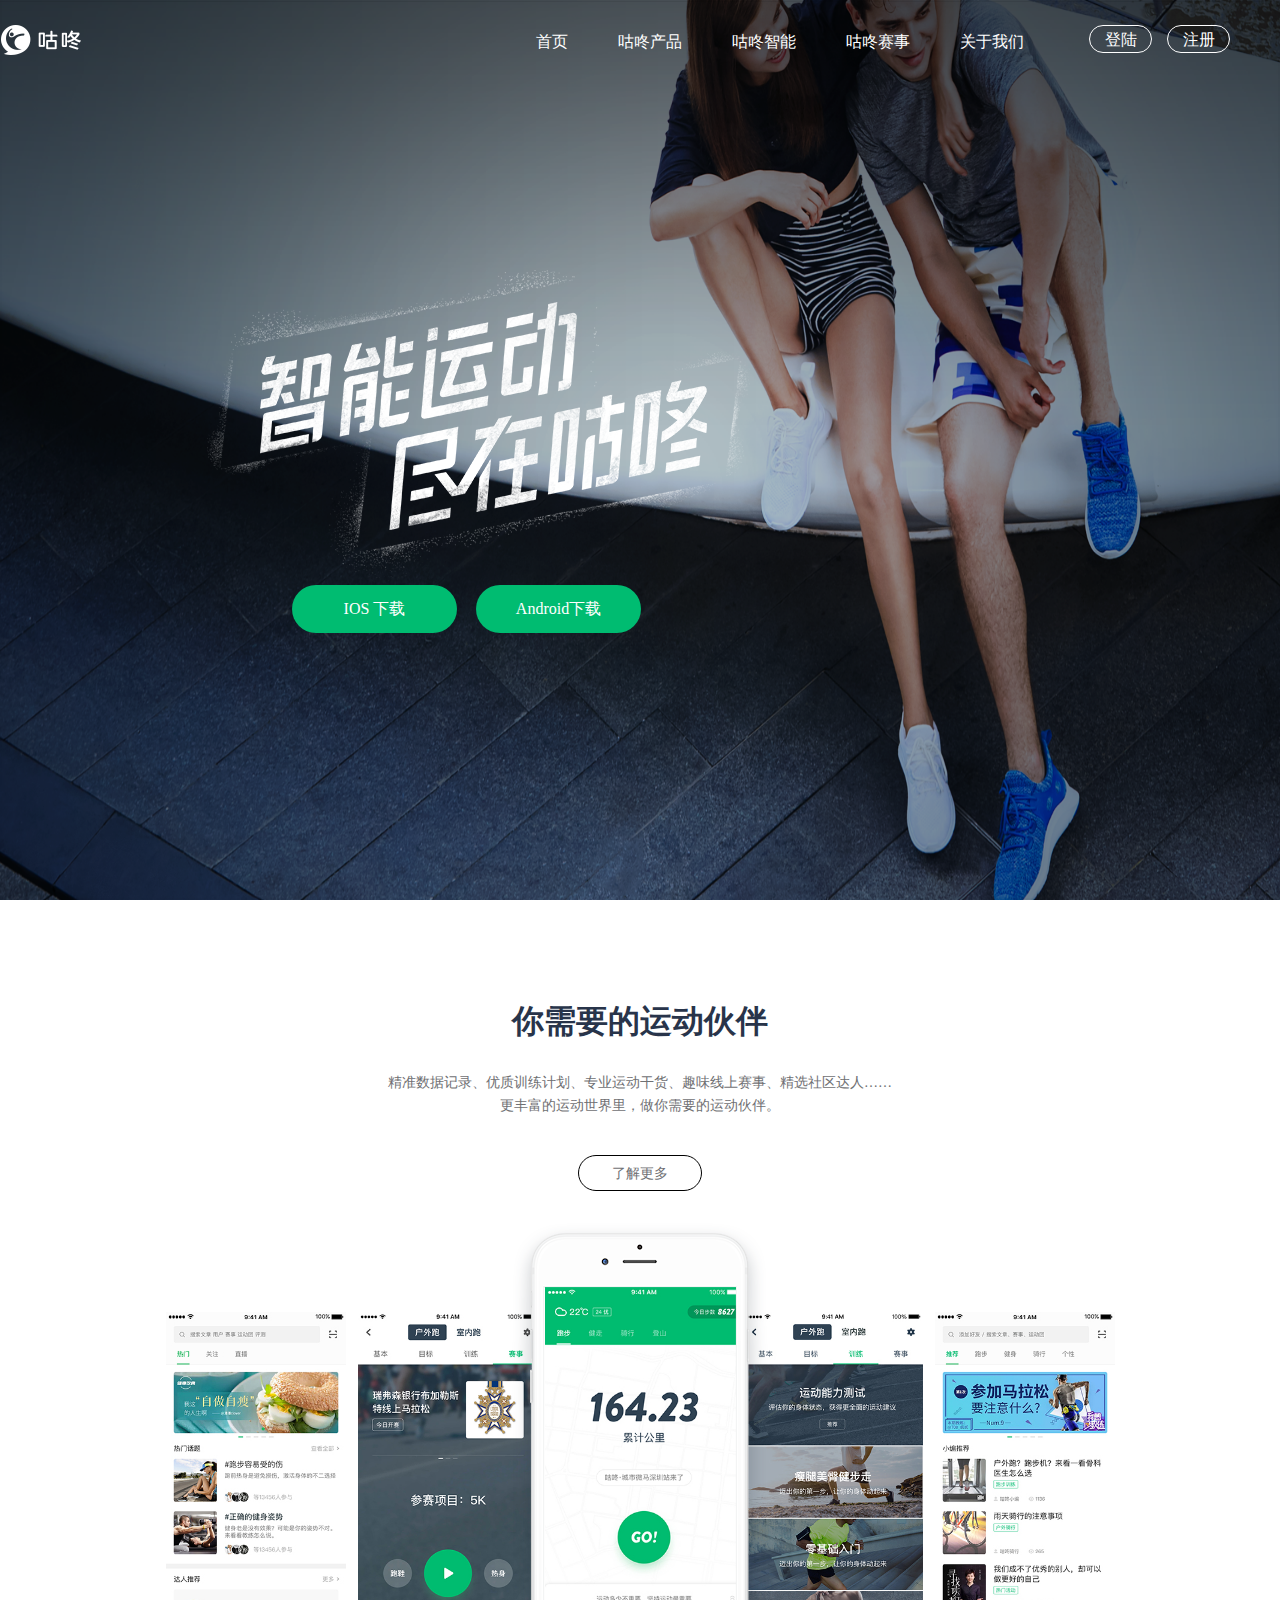
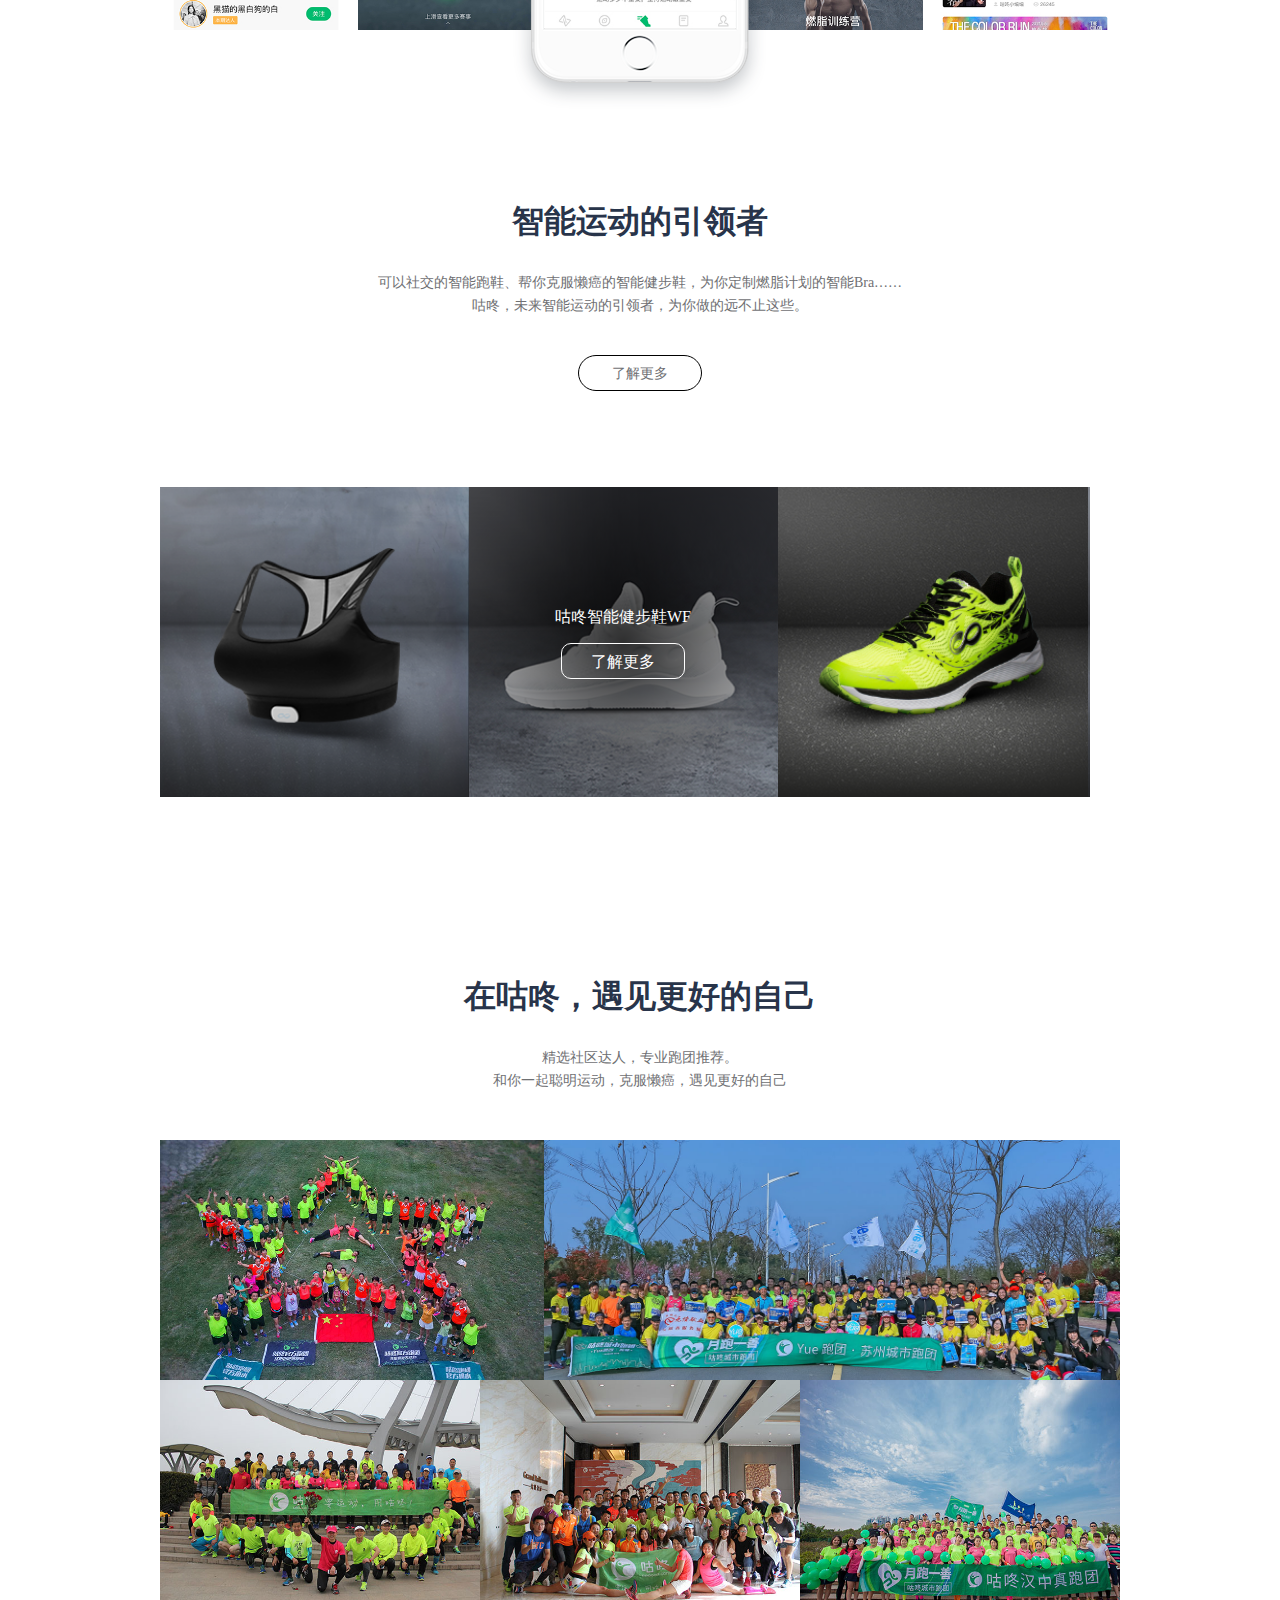
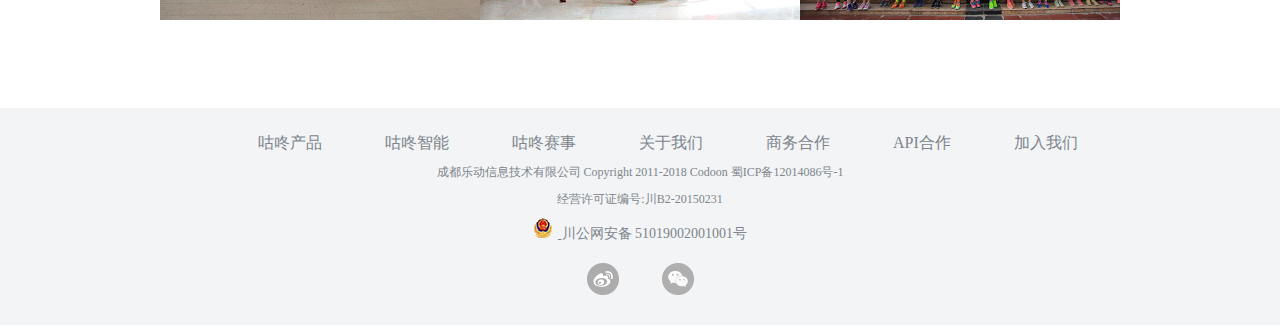
<file: static/index.html>
<!DOCTYPE html>
<html>
<head lang="en">
    <meta charset="UTF-8">
    <title></title>
    <link rel="stylesheet" href="css/index.css"/>
    <link rel="stylesheet" href="css/common.css"/>
</head>
<body>
    <header id="head"></header>
    <div id="fenye1">
        <img src="img/pic2.616c5.png"/>
        <img src="img/pic1.fa345.png"/>
        <div>
            <img src="img/slogan.65dd9.png"/>
            <div>
                <a href="#">IOS 下载</a>
                <a href="#">Android下载</a>
            </div>
        </div>
    </div>
    <div id="fenye2">
        <div class="inner_box">
            <div class="text">
            <h1>你需要的运动伙伴</h1>
            <p>精准数据记录、优质训练计划、专业运动干货、趣味线上赛事、精选社区达人……</p>
            <p>更丰富的运动世界里，做你需要的运动伙伴。</p>
            <a href="#">了解更多</a>
            </div>
            <div class="pic">
                <div><!--
                --><div><img src="img/1.92554.jpg"/></div><!--
                --><div><img src="img/1.92554.jpg"/></div><!--
                --><div><img src="img/2.45e98.jpg"/></div><!--
                --><div><img src="img/3.54d3f.jpg"/></div><!--
                --><div><img src="img/4.f347c.jpg"/></div><!--
                --><div><img src="img/5.02f4c.jpg"/></div><!--
                --><div><img src="img/1.92554.jpg"/></div><!--
           --></div>
            </div>
            <div class="phone">
                <img src="img/phone_bg.07435.png"/>
            </div>
        </div>
    </div>
    <div id="fenye3">
        <div class="inner_box">
            <div class="text">
                <h1>智能运动的引领者</h1>
                <p>可以社交的智能跑鞋、帮你克服懒癌的智能健步鞋，为你定制燃脂计划的智能Bra……</p>
                <p>咕咚，未来智能运动的引领者，为你做的远不止这些。</p>
                <a href="#">了解更多</a>
            </div>
            <div class="pic3">
                <div><!--
                --><div><img src="img/bra.355a2.png"/></div><!--
                --><div><img src="img/walkshoes.7992e.png"/></div><!--
                --><div><img src="img/runshoes.15ce6.png"/></div><!--
                --><div><img src="img/bra.355a2.png"/></div><!--
                --><div><img src="img/walkshoes.7992e.png"/></div><!--
                --><div><img src="img/runshoes.15ce6.png"/></div><!--
                --><div><img src="img/bra.355a2.png"/></div><!--
                --><div><img src="img/walkshoes.7992e.png"/></div><!--
                --><div><img src="img/runshoes.15ce6.png"/></div><!--
                --></div>
                <div><p>咕咚智能健步鞋WF</p><a href="#">了解更多</a></div>
            </div>
        </div>
    </div>
    <div id="fenye4">
        <div class="inner_box">
            <div class="text">
                <h1>在咕咚，遇见更好的自己</h1>
                <p>精选社区达人，专业跑团推荐。</p>
                <p>和你一起聪明运动，克服懒癌，遇见更好的自己</p>
            </div>
            <div class="pic4"><!--
                --><div><div><div><p>咕咚洛阳跑吧逸跑团</p><p>洛阳跑吧逸跑团隶属于洛阳市民间跑步团体“洛阳跑吧”。一直以来，跑团秉承“我运动，我健康，我快乐”的理念，积极倡导开展各类健走、长跑、登山等健身活动”</p></div></div></div><!--
                --><div><div><div><p>Yue跑团·苏州</p><p>Yue跑越好，遇见更好的自己，在一起运动的时光中，大家相知、相识。</p></div></div></div><!--
                --><div><div><div><p>咕咚上海闵行FreeRunning 跑团</p><p>上海FreeRunning跑团线上运动团人数超过2000人。连续两年荣获2015，2016新浪全国百团称号，咕咚2016全国精英跑团。</p></div></div></div><!--
                --><div><div><div><p>咕咚英雄会</p><p>是咕咚基于金标马拉松赛事举行的高端KOL线下交流会，为咕咚平台核心跑友提供交流平台，同时把新的行业动态、当场马拉松实况进行传达。</p></div></div></div><!--
                --><div><div><div><p>【月跑一善】</p><p>行动=帮助，关注=支持。月跑一善是咕咚app打造的传播类公益项目。希望通过每月一次的公益主题跑步活动，让跑友身体力行的传播正能量。</p></div></div></div><!--
                --></div>
    </div>
    </div>
    <iframe src="footer.html" frameborder="0" id="footer" scrolling="no"></iframe>
    <script src="js/jquery-3.2.1.js"></script>
    <script src="js/header.js"></script>
    <script src="js/index.js"></script>

</body>
</html>
</file>
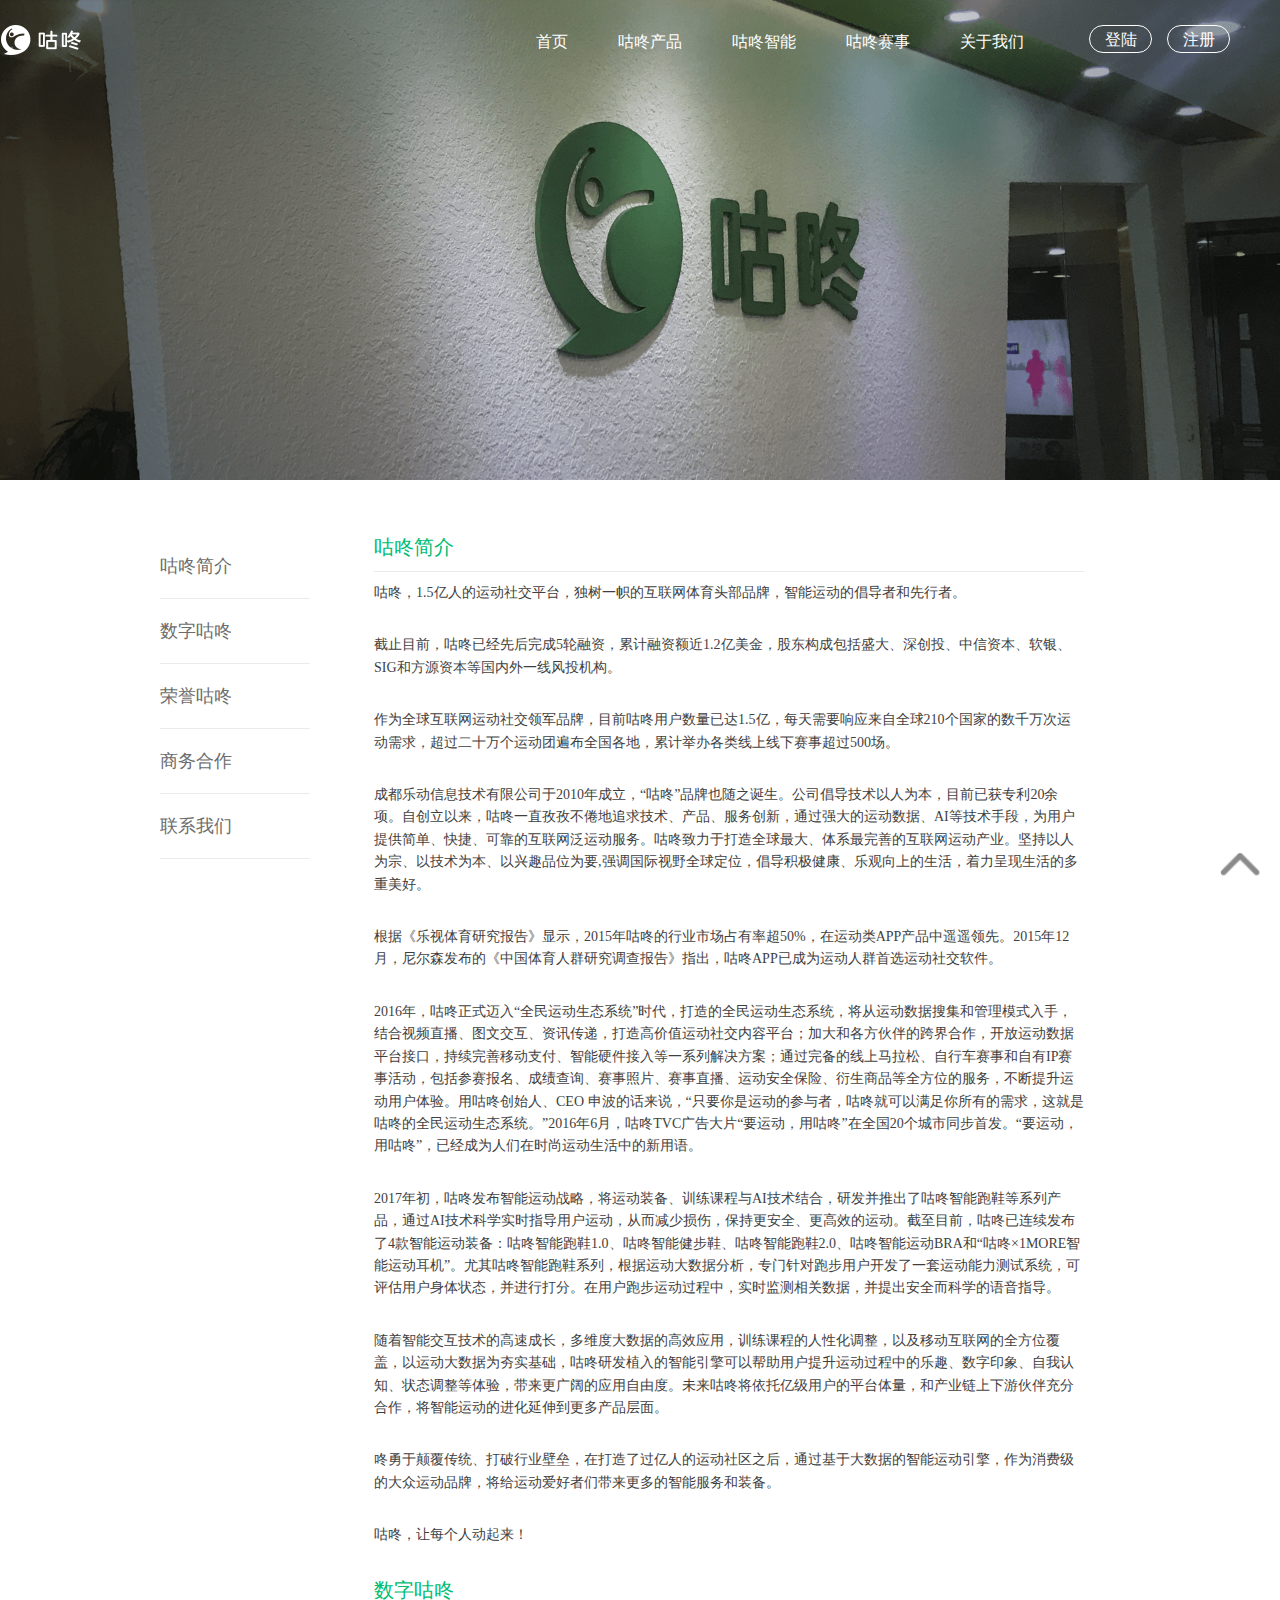
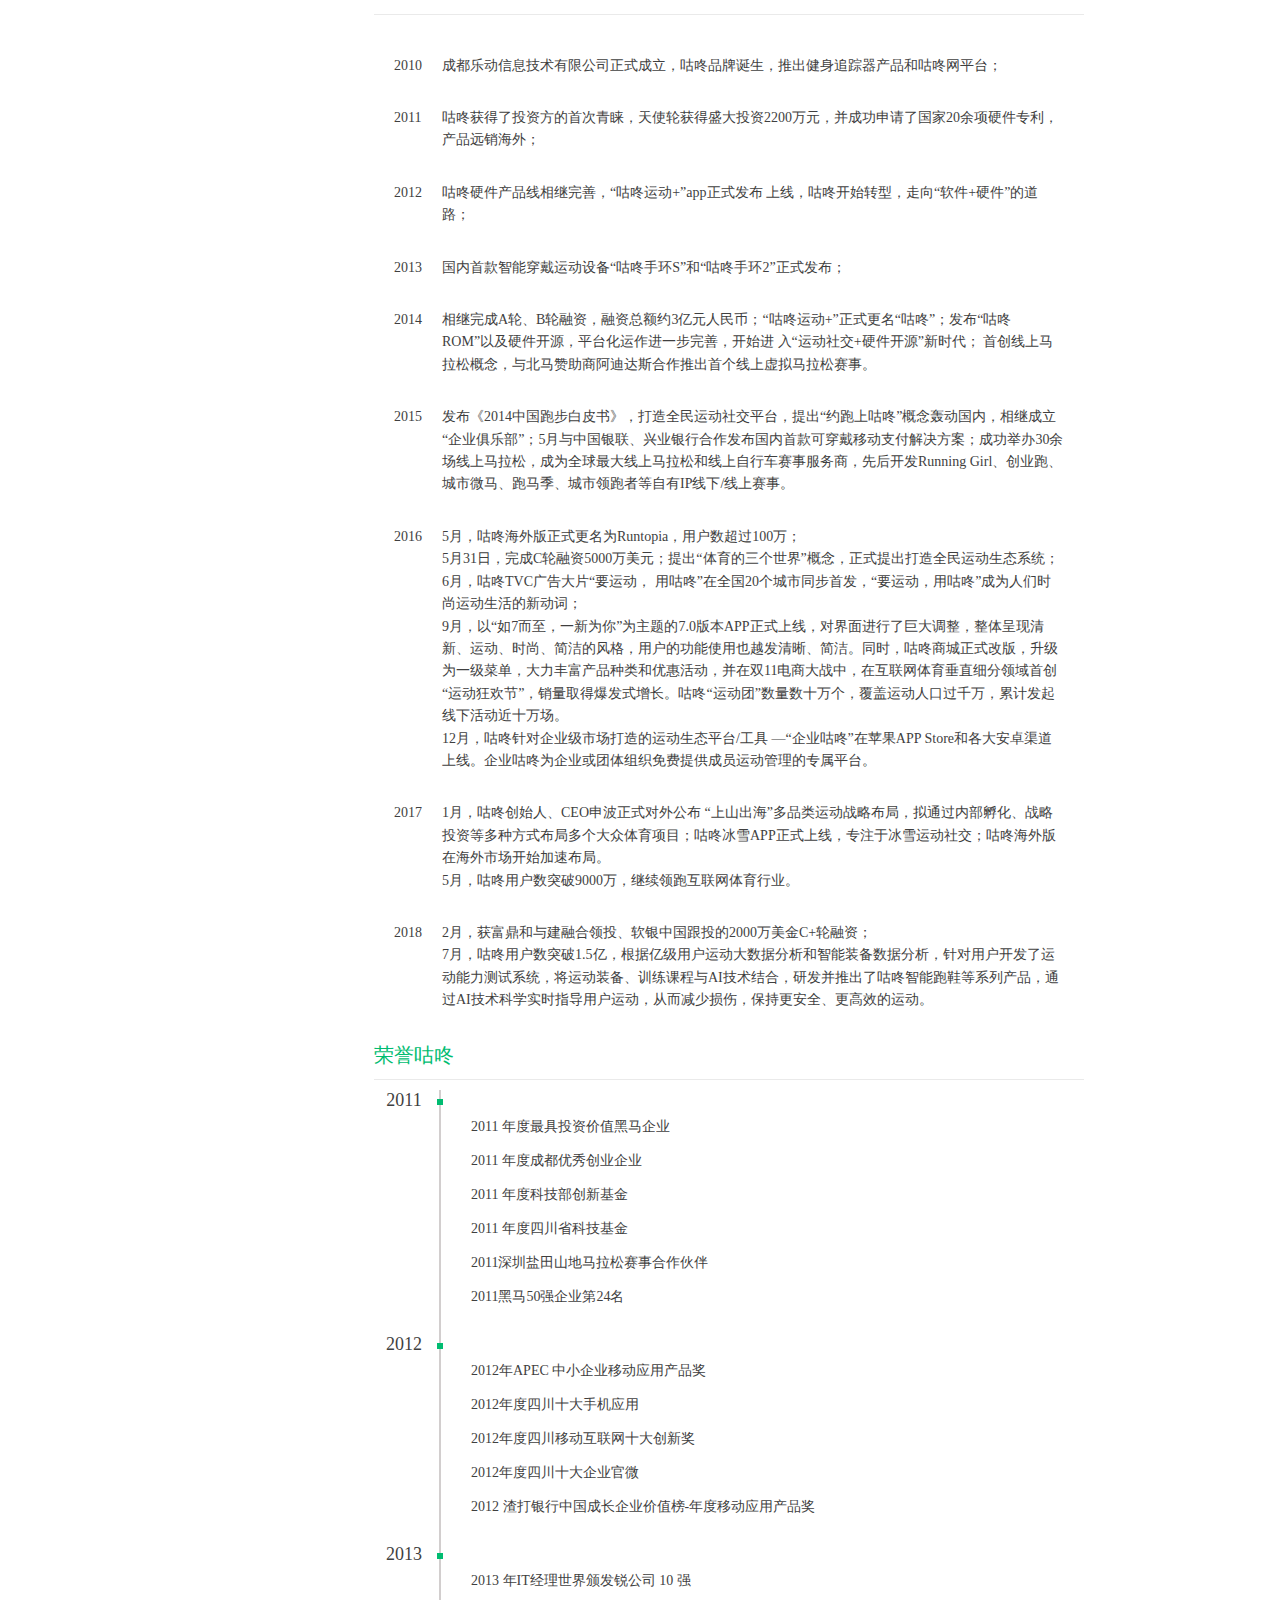
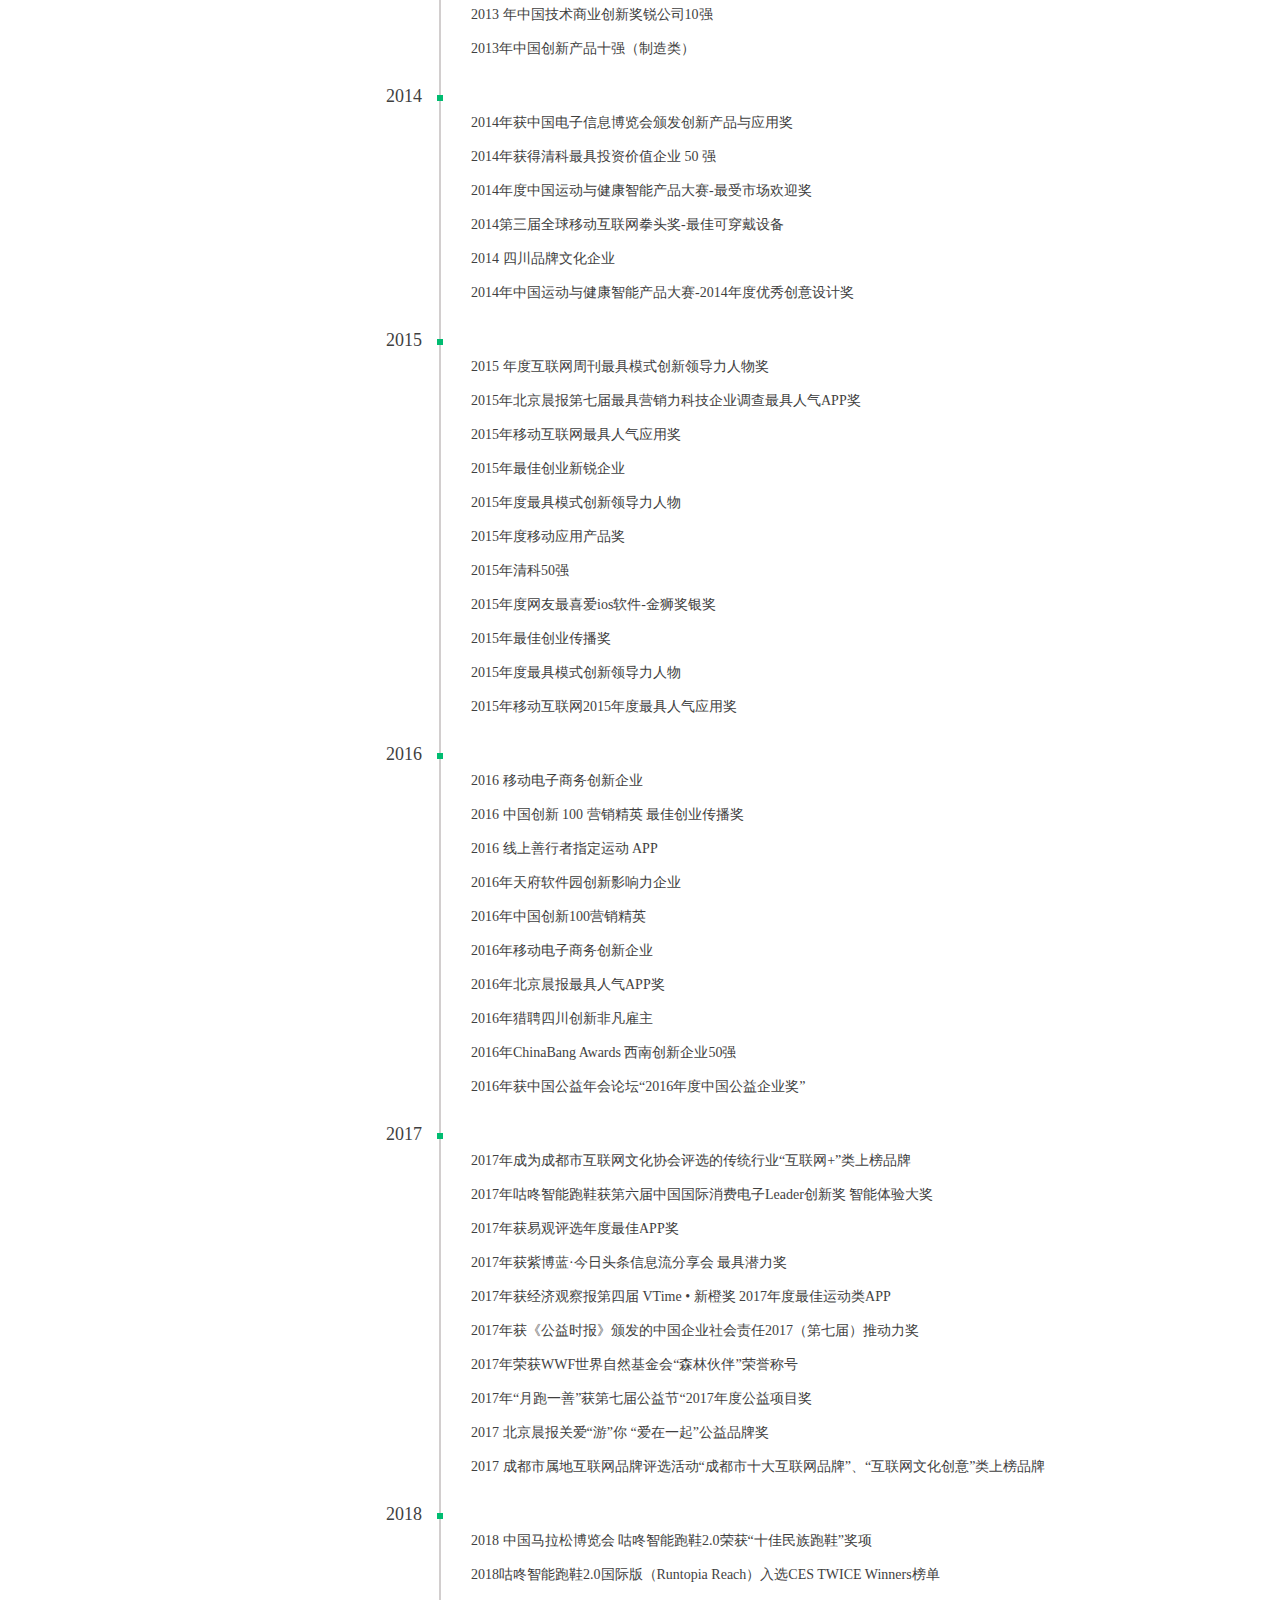
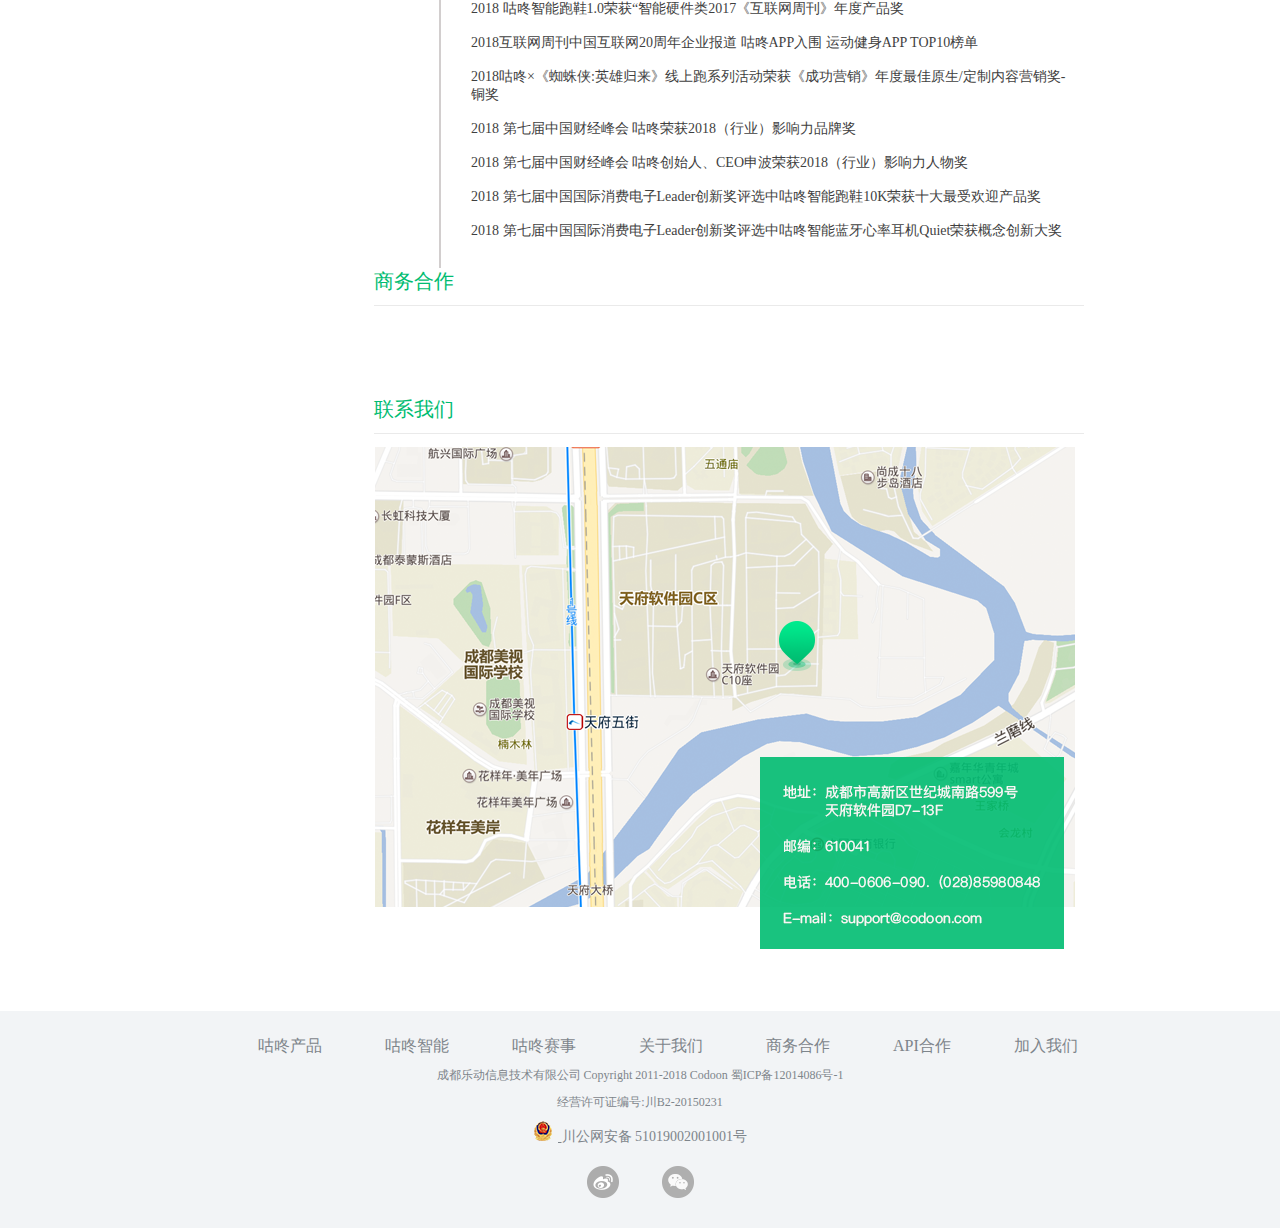
<file: static/about_us.html>
<!DOCTYPE html>
<html>
<head lang="en">
    <meta charset="UTF-8">
    <link rel="stylesheet" href="css/about_us.css"/>
    <link rel="stylesheet" href="css/common.css"/>
    <title></title>
</head>
<body>
<!--头-->
<header id="head"></header>
<!--头部图片-->
<div id="top"><img src="img/about.8a224.png"/></div>
<!--主体-左连接-->
<div id="section">
    <div id="menu">
        <ul>
            <li><a href="#jianjie">咕咚简介<hr/></a></li>
            <li><a href="#shuzi">数字咕咚<hr/></a></li>
            <li><a href="#rongyu">荣誉咕咚<hr/></a></li>
            <li><a href="#hezuo">商务合作<hr/></a></li>
            <li><a href="#lianxi">联系我们<hr/></a></li>
        </ul>
    </div>
    <!--主体 右内容-->
    <div id="about_content">
        <div class="title" id="jianjie">咕咚简介</div>
        <p>咕咚，1.5亿人的运动社交平台，独树一帜的互联网体育头部品牌，智能运动的倡导者和先行者。</p>
        <p>截止目前，咕咚已经先后完成5轮融资，累计融资额近1.2亿美金，股东构成包括盛大、深创投、中信资本、软银、SIG和方源资本等国内外一线风投机构。</p>
        <p>作为全球互联网运动社交领军品牌，目前咕咚用户数量已达1.5亿，每天需要响应来自全球210个国家的数千万次运动需求，超过二十万个运动团遍布全国各地，累计举办各类线上线下赛事超过500场。</p>
        <p>成都乐动信息技术有限公司于2010年成立，“咕咚”品牌也随之诞生。公司倡导技术以人为本，目前已获专利20余项。自创立以来，咕咚一直孜孜不倦地追求技术、产品、服务创新，通过强大的运动数据、AI等技术手段，为用户提供简单、快捷、可靠的互联网泛运动服务。咕咚致力于打造全球最大、体系最完善的互联网运动产业。坚持以人为宗、以技术为本、以兴趣品位为要,强调国际视野全球定位，倡导积极健康、乐观向上的生活，着力呈现生活的多重美好。</p>
        <p>根据《乐视体育研究报告》显示，2015年咕咚的行业市场占有率超50%，在运动类APP产品中遥遥领先。2015年12月，尼尔森发布的《中国体育人群研究调查报告》指出，咕咚APP已成为运动人群首选运动社交软件。</p>
        <p>2016年，咕咚正式迈入“全民运动生态系统”时代，打造的全民运动生态系统，将从运动数据搜集和管理模式入手，结合视频直播、图文交互、资讯传递，打造高价值运动社交内容平台；加大和各方伙伴的跨界合作，开放运动数据平台接口，持续完善移动支付、智能硬件接入等一系列解决方案；通过完备的线上马拉松、自行车赛事和自有IP赛事活动，包括参赛报名、成绩查询、赛事照片、赛事直播、运动安全保险、衍生商品等全方位的服务，不断提升运动用户体验。用咕咚创始人、CEO 申波的话来说，“只要你是运动的参与者，咕咚就可以满足你所有的需求，这就是咕咚的全民运动生态系统。”2016年6月，咕咚TVC广告大片“要运动，用咕咚”在全国20个城市同步首发。“要运动，用咕咚”，已经成为人们在时尚运动生活中的新用语。</p>
        <p>2017年初，咕咚发布智能运动战略，将运动装备、训练课程与AI技术结合，研发并推出了咕咚智能跑鞋等系列产品，通过AI技术科学实时指导用户运动，从而减少损伤，保持更安全、更高效的运动。截至目前，咕咚已连续发布了4款智能运动装备：咕咚智能跑鞋1.0、咕咚智能健步鞋、咕咚智能跑鞋2.0、咕咚智能运动BRA和“咕咚×1MORE智能运动耳机”。尤其咕咚智能跑鞋系列，根据运动大数据分析，专门针对跑步用户开发了一套运动能力测试系统，可评估用户身体状态，并进行打分。在用户跑步运动过程中，实时监测相关数据，并提出安全而科学的语音指导。</p>
        <p>随着智能交互技术的高速成长，多维度大数据的高效应用，训练课程的人性化调整，以及移动互联网的全方位覆盖，以运动大数据为夯实基础，咕咚研发植入的智能引擎可以帮助用户提升运动过程中的乐趣、数字印象、自我认知、状态调整等体验，带来更广阔的应用自由度。未来咕咚将依托亿级用户的平台体量，和产业链上下游伙伴充分合作，将智能运动的进化延伸到更多产品层面。</p>
        <p>咚勇于颠覆传统、打破行业壁垒，在打造了过亿人的运动社区之后，通过基于大数据的智能运动引擎，作为消费级的大众运动品牌，将给运动爱好者们带来更多的智能服务和装备。</p>
        <p>咕咚，让每个人动起来！</p>
        <div id="shuzi">
            <div class="title">数字咕咚</div>
            <table>
                <tr>
                    <td>2010</td>
                    <td><p>成都乐动信息技术有限公司正式成立，咕咚品牌诞生，推出健身追踪器产品和咕咚网平台；</p></td>
                </tr>
                <tr>
                    <td>2011</td>
                    <td><p>咕咚获得了投资方的首次青睐，天使轮获得盛大投资2200万元，并成功申请了国家20余项硬件专利，产品远销海外；</p></td>
                </tr>
                <tr>
                    <td>2012</td>
                    <td><p>咕咚硬件产品线相继完善，“咕咚运动+”app正式发布 上线，咕咚开始转型，走向“软件+硬件”的道路；</p></td>
                </tr>
                <tr>
                    <td>2013</td>
                    <td><p>国内首款智能穿戴运动设备“咕咚手环S”和“咕咚手环2”正式发布；</p></td>
                </tr>
                <tr>
                    <td>2014</td>
                    <td><p>相继完成A轮、B轮融资，融资总额约3亿元人民币；“咕咚运动+”正式更名“咕咚”；发布“咕咚 ROM”以及硬件开源，平台化运作进一步完善，开始进 入“运动社交+硬件开源”新时代； 首创线上马拉松概念，与北马赞助商阿迪达斯合作推出首个线上虚拟马拉松赛事。</p></td>
                </tr>
                <tr>
                    <td>2015</td>
                    <td><p>发布《2014中国跑步白皮书》，打造全民运动社交平台，提出“约跑上咕咚”概念轰动国内，相继成立“企业俱乐部”；5月与中国银联、兴业银行合作发布国内首款可穿戴移动支付解决方案；成功举办30余场线上马拉松，成为全球最大线上马拉松和线上自行车赛事服务商，先后开发Running Girl、创业跑、城市微马、跑马季、城市领跑者等自有IP线下/线上赛事。</p></td>
                </tr>
                <tr>
                    <td>2016</td>
                    <td><p>5月，咕咚海外版正式更名为Runtopia，用户数超过100万；</p><p>5月31日，完成C轮融资5000万美元；提出“体育的三个世界”概念，正式提出打造全民运动生态系统；</p><p>6月，咕咚TVC广告大片“要运动， 用咕咚”在全国20个城市同步首发，“要运动，用咕咚”成为人们时尚运动生活的新动词；</p><p>9月，以“如7而至，一新为你”为主题的7.0版本APP正式上线，对界面进行了巨大调整，整体呈现清新、运动、时尚、简洁的风格，用户的功能使用也越发清晰、简洁。同时，咕咚商城正式改版，升级为一级菜单，大力丰富产品种类和优惠活动，并在双11电商大战中，在互联网体育垂直细分领域首创“运动狂欢节”，销量取得爆发式增长。咕咚“运动团”数量数十万个，覆盖运动人口过千万，累计发起线下活动近十万场。</p><p>12月，咕咚针对企业级市场打造的运动生态平台/工具 —“企业咕咚”在苹果APP Store和各大安卓渠道上线。企业咕咚为企业或团体组织免费提供成员运动管理的专属平台。</p></td>
                </tr>
                <tr>
                    <td>2017</td>
                    <td><p>1月，咕咚创始人、CEO申波正式对外公布 “上山出海”多品类运动战略布局，拟通过内部孵化、战略投资等多种方式布局多个大众体育项目；咕咚冰雪APP正式上线，专注于冰雪运动社交；咕咚海外版在海外市场开始加速布局。</p><p>5月，咕咚用户数突破9000万，继续领跑互联网体育行业。</p></td>
                </tr>
                <tr>
                    <td>2018</td>
                    <td><p>2月，获富鼎和与建融合领投、软银中国跟投的2000万美金C+轮融资；</p><p>7月，咕咚用户数突破1.5亿，根据亿级用户运动大数据分析和智能装备数据分析，针对用户开发了运动能力测试系统，将运动装备、训练课程与AI技术结合，研发并推出了咕咚智能跑鞋等系列产品，通过AI技术科学实时指导用户运动，从而减少损伤，保持更安全、更高效的运动。</p></td>
                </tr>
            </table>
        </div>
        <div id="rongyu">
            <div class="title">荣誉咕咚</div>
            <ul>
                <li>
                    <span>2011</span>
                    <div>
                        <span></span>
                        <p>2011 年度最具投资价值黑马企业</p>
                        <p>2011 年度成都优秀创业企业</p>
                        <p>2011 年度科技部创新基金</p>
                        <p>2011 年度四川省科技基金</p>
                        <p>2011深圳盐田山地马拉松赛事合作伙伴</p>
                        <p>2011黑马50强企业第24名</p>
                    </div>
                </li>
                <li>
                    <span>2012</span>
                    <div>
                        <span></span>
                        <p>2012年APEC 中小企业移动应用产品奖</p>
                        <p>2012年度四川十大手机应用</p>
                        <p>2012年度四川移动互联网十大创新奖</p>
                        <p>2012年度四川十大企业官微</p>
                        <p>2012 渣打银行中国成长企业价值榜-年度移动应用产品奖</p>
                    </div>
                </li>
                <li>
                    <span>2013</span>
                    <div>
                        <span></span>
                        <p>2013 年IT经理世界颁发锐公司 10 强</p>
                        <p>2013 年中国技术商业创新奖锐公司10强</p>
                        <p>2013年中国创新产品十强（制造类）</p>
                    </div>
                </li>
                <li>
                    <span>2014</span>
                    <div>
                        <span></span>
                        <p>2014年获中国电子信息博览会颁发创新产品与应用奖</p>
                        <p>2014年获得清科最具投资价值企业 50 强</p>
                        <p>2014年度中国运动与健康智能产品大赛-最受市场欢迎奖</p>
                        <p>2014第三届全球移动互联网拳头奖-最佳可穿戴设备</p>
                        <p>2014 四川品牌文化企业</p>
                        <p>2014年中国运动与健康智能产品大赛-2014年度优秀创意设计奖</p>
                    </div>
                </li>
                <li>
                    <span>2015</span>
                    <div>
                        <span></span>
                        <p>2015 年度互联网周刊最具模式创新领导力人物奖</p>
                        <p>2015年北京晨报第七届最具营销力科技企业调查最具人气APP奖</p>
                        <p>2015年移动互联网最具人气应用奖</p>
                        <p>2015年最佳创业新锐企业</p>
                        <p>2015年度最具模式创新领导力人物</p>
                        <p>2015年度移动应用产品奖</p>
                        <p>2015年清科50强</p>
                        <p>2015年度网友最喜爱ios软件-金狮奖银奖</p>
                        <p>2015年最佳创业传播奖</p>
                        <p>2015年度最具模式创新领导力人物</p>
                        <p>2015年移动互联网2015年度最具人气应用奖</p>
                    </div>
                </li>
                <li>
                    <span>2016</span>
                    <div>
                        <span></span>
                        <p>2016 移动电子商务创新企业</p>
                        <p>2016 中国创新 100 营销精英 最佳创业传播奖</p>
                        <p>2016 线上善行者指定运动 APP</p>
                        <p>2016年天府软件园创新影响力企业</p>
                        <p>2016年中国创新100营销精英</p>
                        <p>2016年移动电子商务创新企业</p>
                        <p>2016年北京晨报最具人气APP奖</p>
                        <p>2016年猎聘四川创新非凡雇主</p>
                        <p>2016年ChinaBang Awards 西南创新企业50强</p>
                        <p>2016年获中国公益年会论坛“2016年度中国公益企业奖”</p>
                    </div>
                </li>
                <li>
                    <span>2017</span>
                    <div>
                        <span></span>
                        <p>2017年成为成都市互联网文化协会评选的传统行业“互联网+”类上榜品牌</p>
                        <p>2017年咕咚智能跑鞋获第六届中国国际消费电子Leader创新奖 智能体验大奖</p>
                        <p>2017年获易观评选年度最佳APP奖</p>
                        <p>2017年获紫博蓝·今日头条信息流分享会 最具潜力奖</p>
                        <p>2017年获经济观察报第四届 VTime • 新橙奖 2017年度最佳运动类APP</p>
                        <p>2017年获《公益时报》颁发的中国企业社会责任2017（第七届）推动力奖</p>
                        <p>2017年荣获WWF世界自然基金会“森林伙伴”荣誉称号</p>
                        <p>2017年“月跑一善”获第七届公益节“2017年度公益项目奖</p>
                        <p>2017 北京晨报关爱“游”你 “爱在一起”公益品牌奖</p>
                        <p>2017 成都市属地互联网品牌评选活动“成都市十大互联网品牌”、“互联网文化创意”类上榜品牌</p>
                    </div>
                </li>
                <li>
                    <span>2018</span>
                    <div>
                        <span></span>
                        <p>2018 中国马拉松博览会 咕咚智能跑鞋2.0荣获“十佳民族跑鞋”奖项</p>
                        <p>2018咕咚智能跑鞋2.0国际版（Runtopia Reach）入选CES TWICE Winners榜单</p>
                        <p>2018 咕咚智能跑鞋1.0荣获“智能硬件类2017《互联网周刊》年度产品奖</p>
                        <p>2018互联网周刊中国互联网20周年企业报道 咕咚APP入围 运动健身APP TOP10榜单</p>
                        <p>2018咕咚×《蜘蛛侠:英雄归来》线上跑系列活动荣获《成功营销》年度最佳原生/定制内容营销奖-铜奖</p>
                        <p>2018 第七届中国财经峰会 咕咚荣获2018（行业）影响力品牌奖</p>
                        <p>2018 第七届中国财经峰会 咕咚创始人、CEO申波荣获2018（行业）影响力人物奖</p>
                        <p>2018 第七届中国国际消费电子Leader创新奖评选中咕咚智能跑鞋10K荣获十大最受欢迎产品奖</p>
                        <p>2018 第七届中国国际消费电子Leader创新奖评选中咕咚智能蓝牙心率耳机Quiet荣获概念创新大奖</p>
                    </div>
                </li>
            </ul>
        </div>
        <div id="hezuo">
            <div class="title" >商务合作</div>
            <table>
                <tr>
                    <td width="235px">
                        <!--<p>品牌合作</p>branding@codoon.com-->
                    </td>
                    <td width="235px"><!--<p>媒体&PR</p>pr@codoon.com--></td>
                    <td width="235px">
                        <!--<p>赛事合作</p>race@codoon.com-->
                    </td>
                </tr>
                <tr>
                    <td>
                        <!--<p>企业运动与健康管理</p>club@codoon.com-->
                    </td>
                    <td>
                <!--<p>咕咚产品代理与销售</p>productagent@codoon.com-->
                    </td>
                    <td>
                        <!--<p>广告销售代理</p>advertising@codoon.com-->
                    </td>
                </tr>
                <tr>
                    <td>
                        <!--<p>跑团业务</p>runningclub@codoon.com-->
                    </td>
                    <td>
                        <!--<p>API基础数据服务</p>apidata@codoon.com-->
                    </td>
                    <td>
                        <!--<p>联名及其他服务</p>lianming@codoon.com-->
                    </td>
                </tr>
            </table>
        </div>
        <div class="title" id="lianxi">联系我们</div>
        <img src="img/codoon-map.d3d2f.png"/>
    </div>
    <div class="to_top">
        <a href="#">
            <img src="img/shang.png"/>
        </a>
    </div>
</div>
<!--尾-->
<iframe src="footer.html" frameborder="0" id="footer" scrolling="no"></iframe>
<script src="js/jquery-3.2.1.js"></script>
<script src="js/common.js"></script>
<script src="js/header.js"></script>
<script src="js/about_us.js"></script>
</body>
</html>
</file>
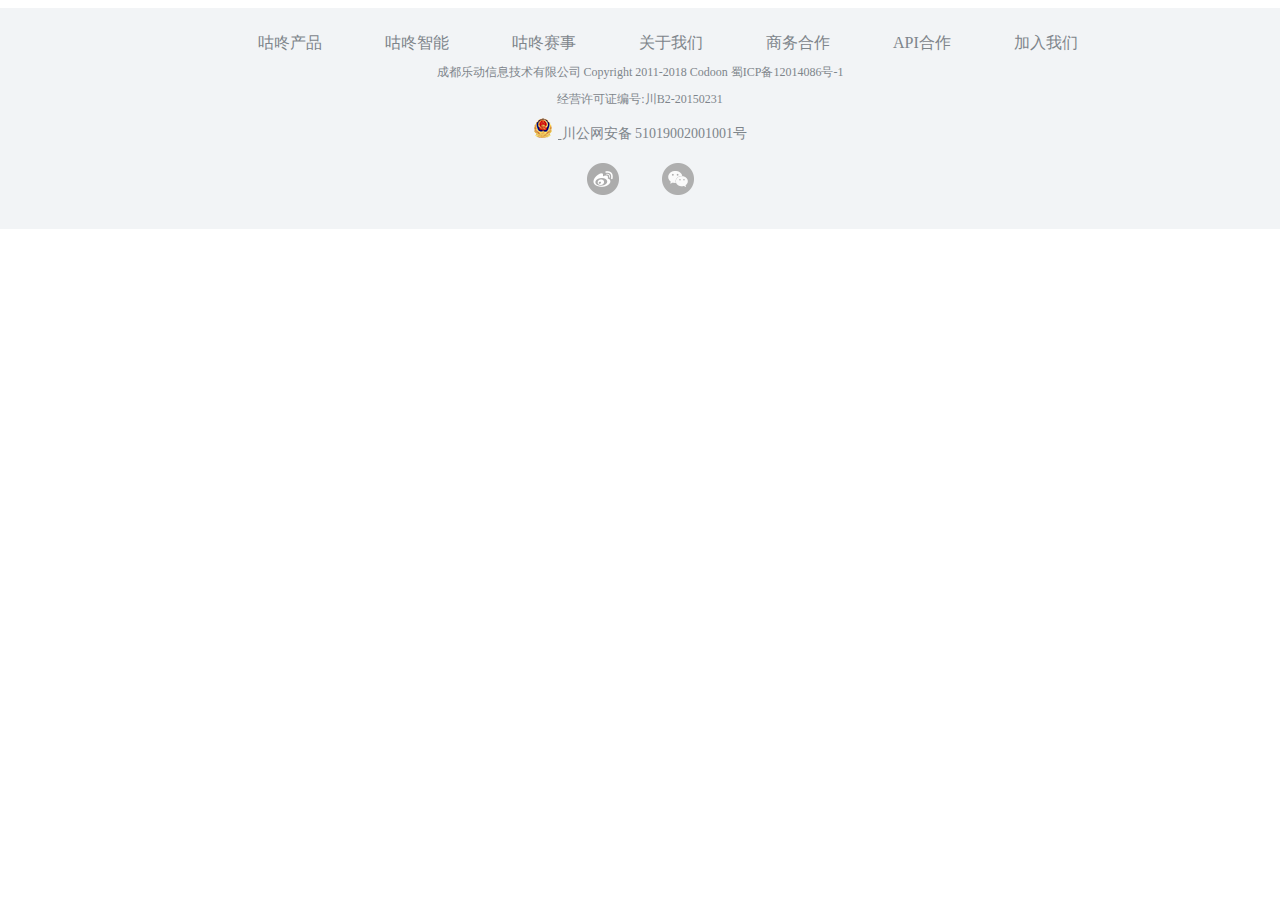
<file: static/footer.html>
<!DOCTYPE html>
<html>
<head lang="en">
    <meta charset="UTF-8">
    <title></title>
    <link rel="stylesheet" href="css/footer.css"/>
</head>
<body>
    <div id="footer">
        <ul class="clear">
            <li><a href="product.html" target="_top">咕咚产品</a></li>
            <li><a href="Intelligence.html" target="_top">咕咚智能</a></li>
            <li><a href="match.html
            " target="_top">咕咚赛事</a></li>
            <li><a href="about_us.html" target="_top">关于我们</a></li>
            <li><a href="about_us.html#hezuo" target="_top">商务合作</a></li>
            <li><a href="https://www.codoon.com/h5/codoon-welcome/stander.html?pm_vt=153632390055286&pm_r=cpm_https%3A%2F%2Fwww.codoon.com%2F_url" target="_top">API合作</a></li>
            <li><a href="https://www.lagou.com/gongsi/492.html?pm_vt=153632390055286&pm_r=cpm_https%3A%2F%2Fwww.codoon.com%2F_url" target="_top">加入我们</a></li>
        </ul>
        <p class="company">
            成都乐动信息技术有限公司 Copyright 2011-2018 Codoon 蜀ICP备12014086号-1
        </p>
        <p>
            经营许可证编号:川B2-20150231
        </p>
        <p class="police">
            <a href="http://www.beian.gov.cn/portal/registerSystemInfo?recordcode=51019002001001&pm_vt=153468651995293&pm_r=cpm_http%3A%2F%2Fwww.codoon.com%2F_url" target="_blank">
            <img src="img/police.3cd90.png"/>
            </a>
            川公网安备 51019002001001号
        </p>
        <div class="weixing">
            <img src="img/weibo.49604.png"/>
            <a>
            <img src="img/weixin.c7172.png"/>
            <img src="img/weixin_erweima.48f3d.png" id="erweima"/>
            </a>
        </div>
    </div>
</body>
</html>
</file>
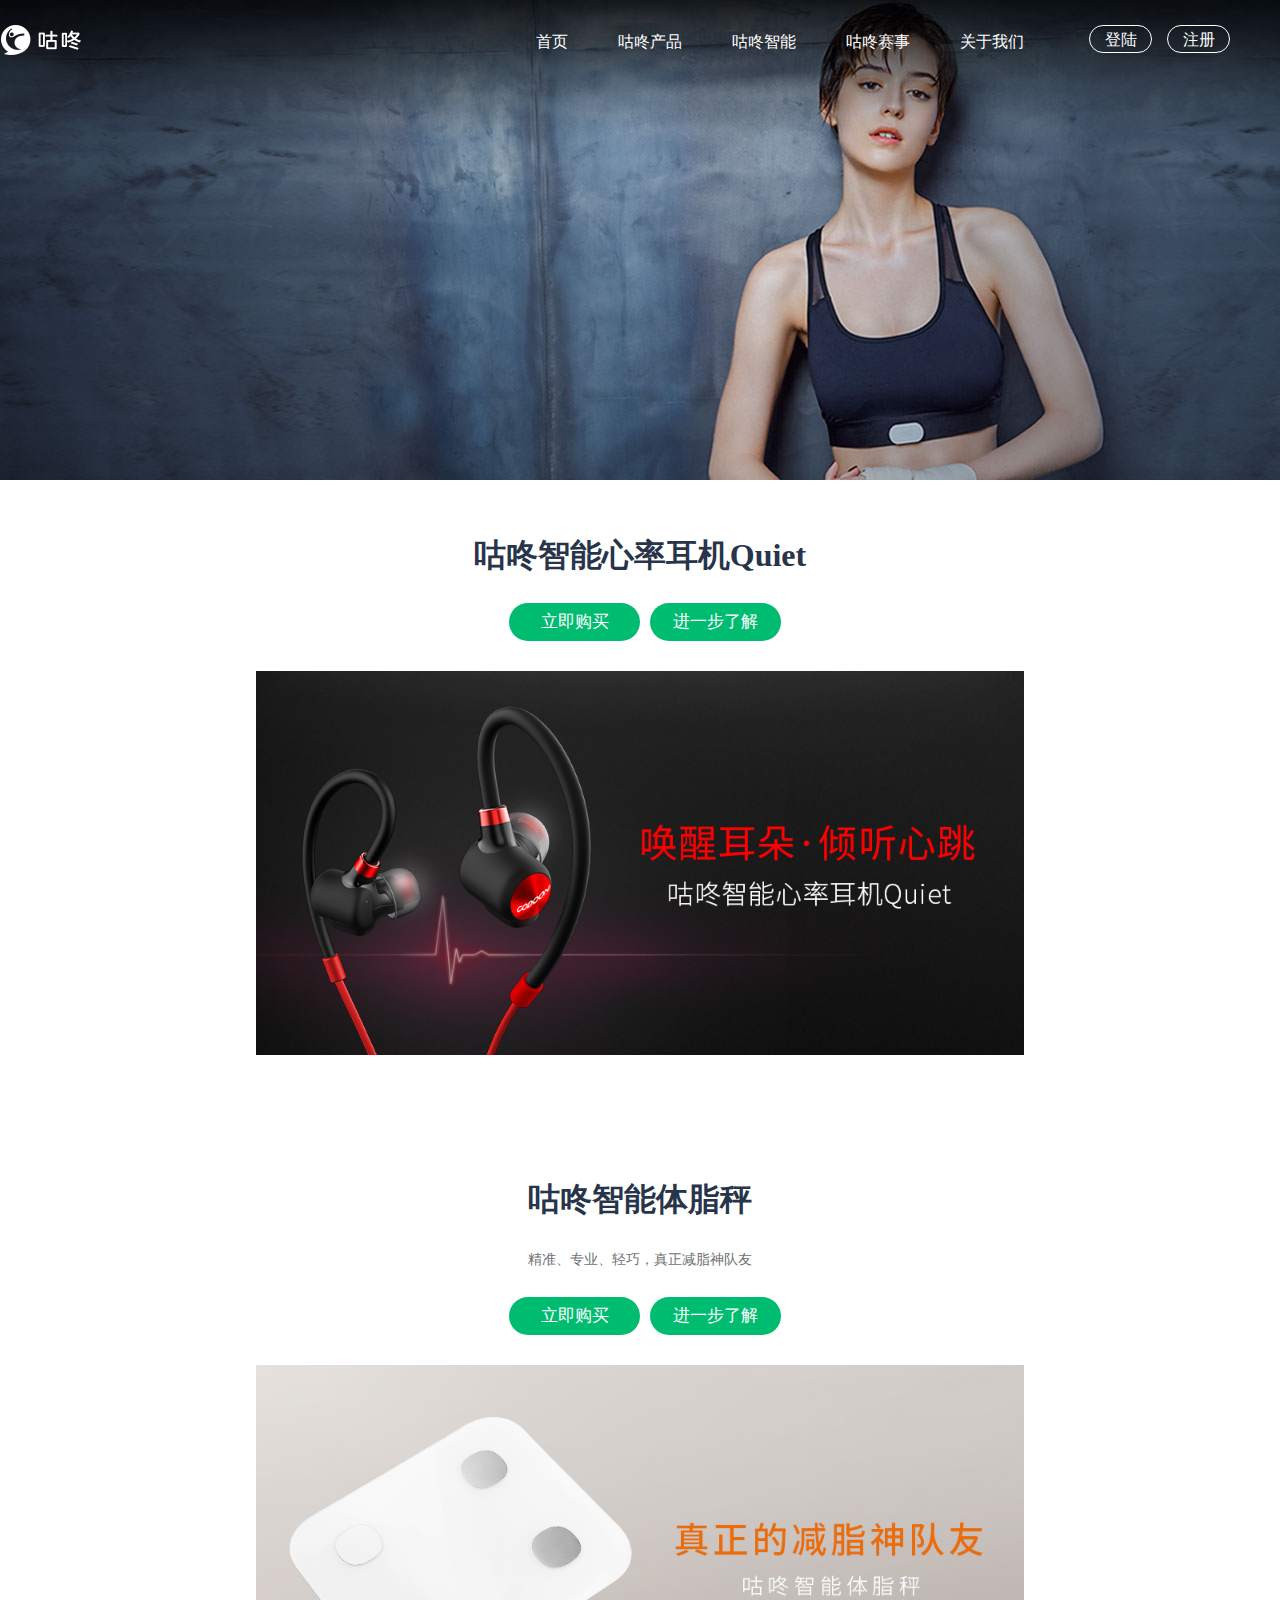
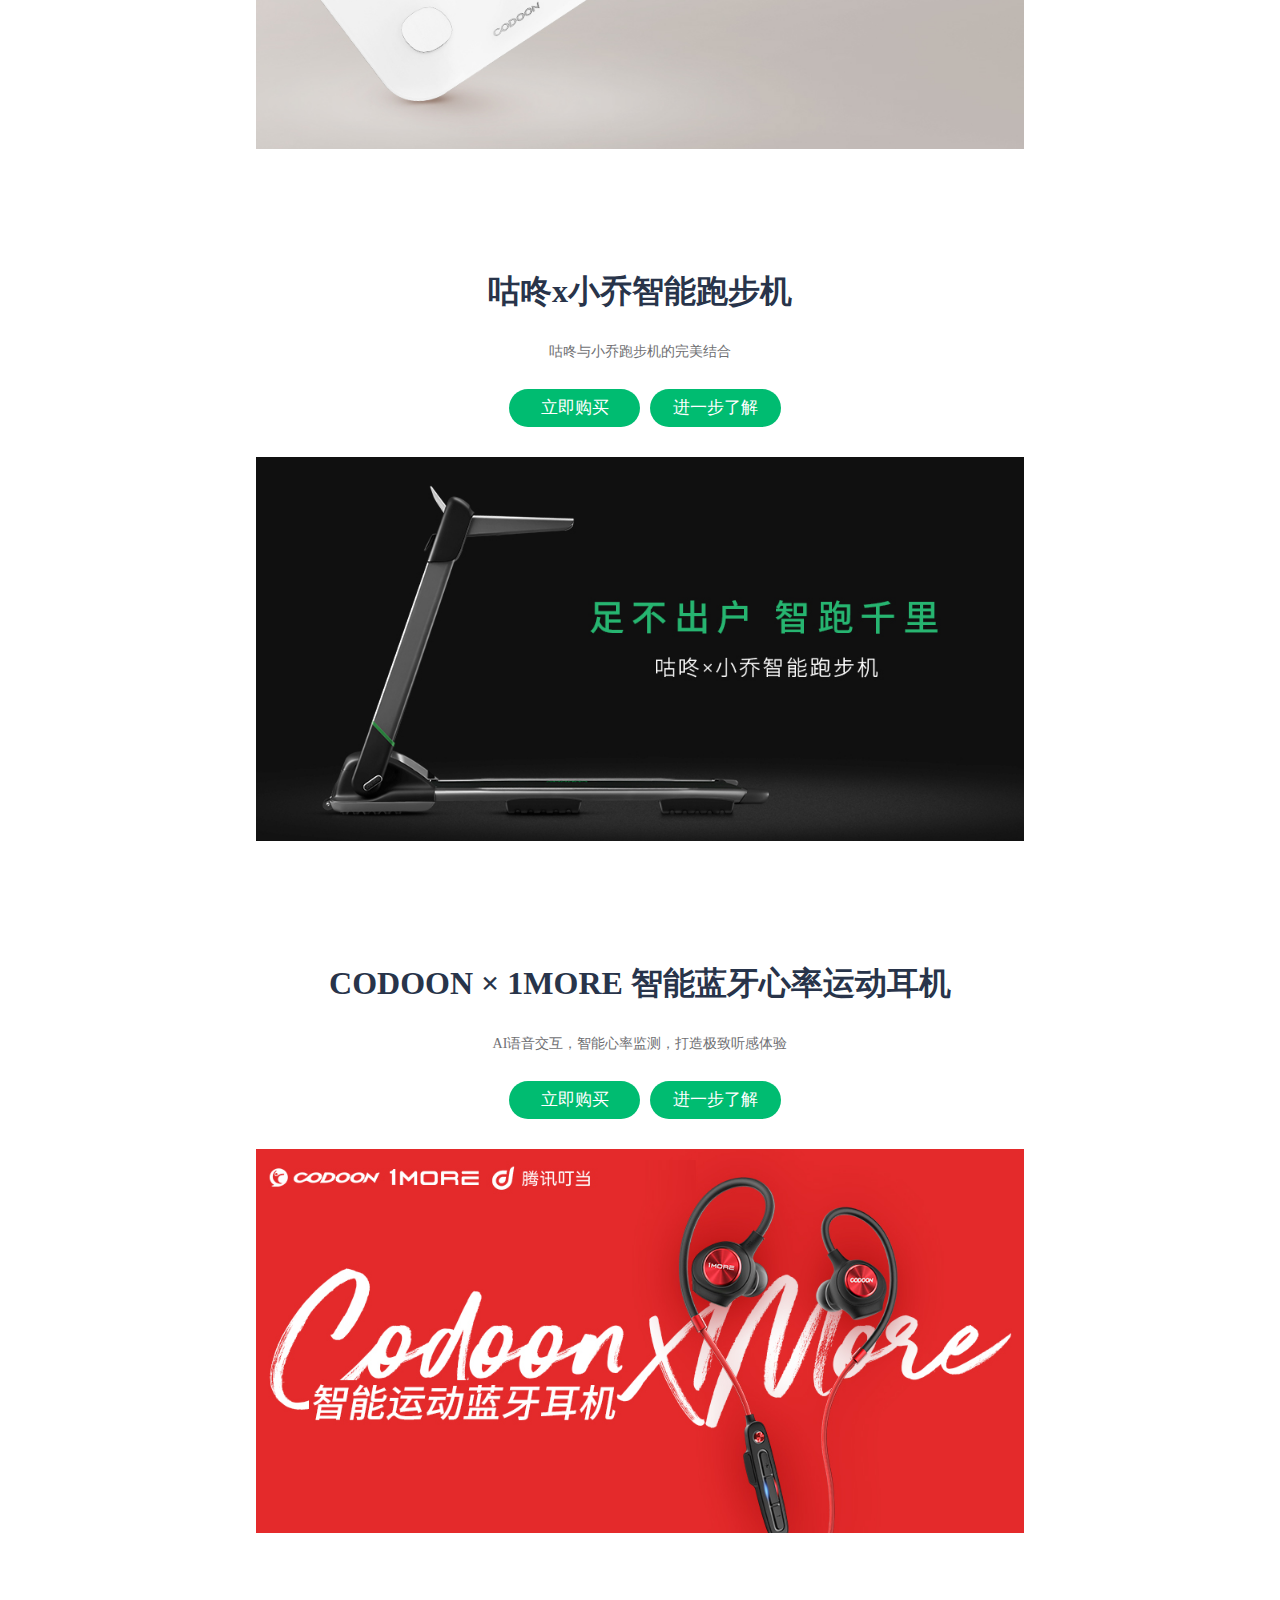
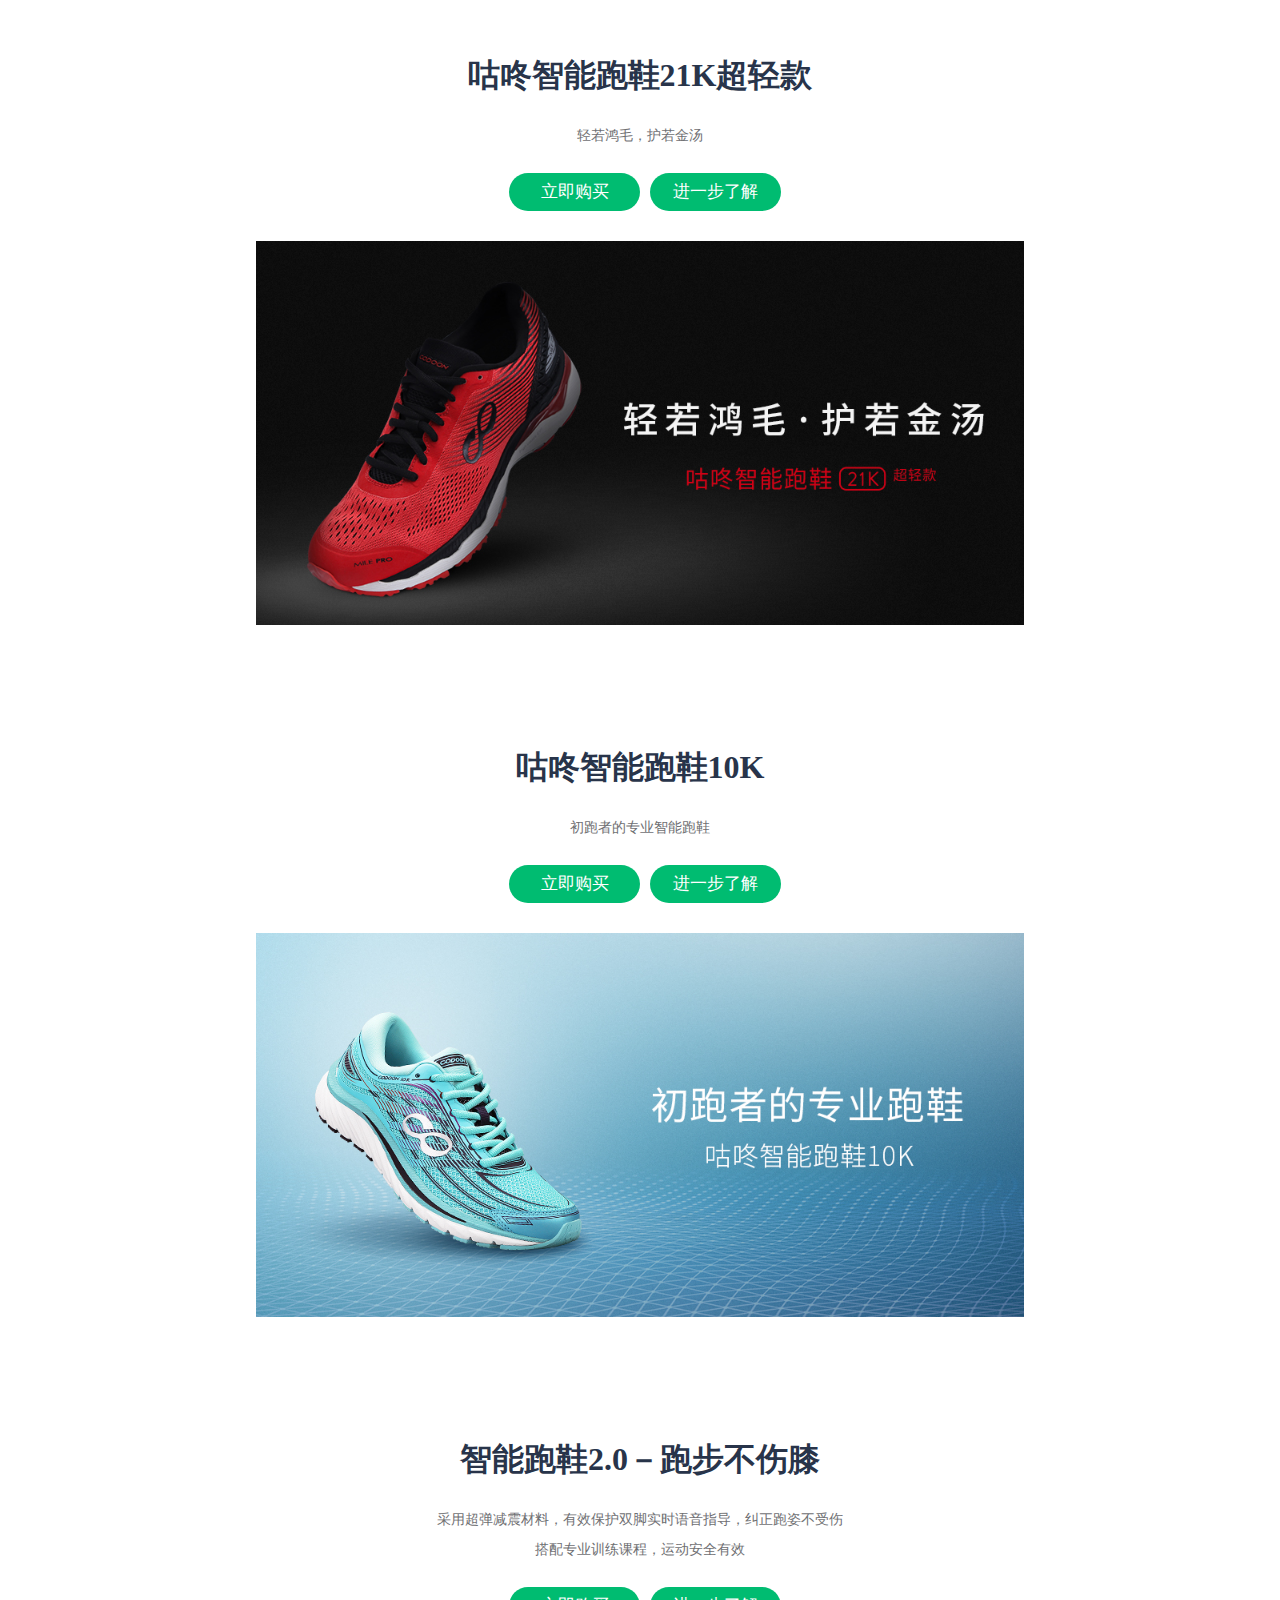
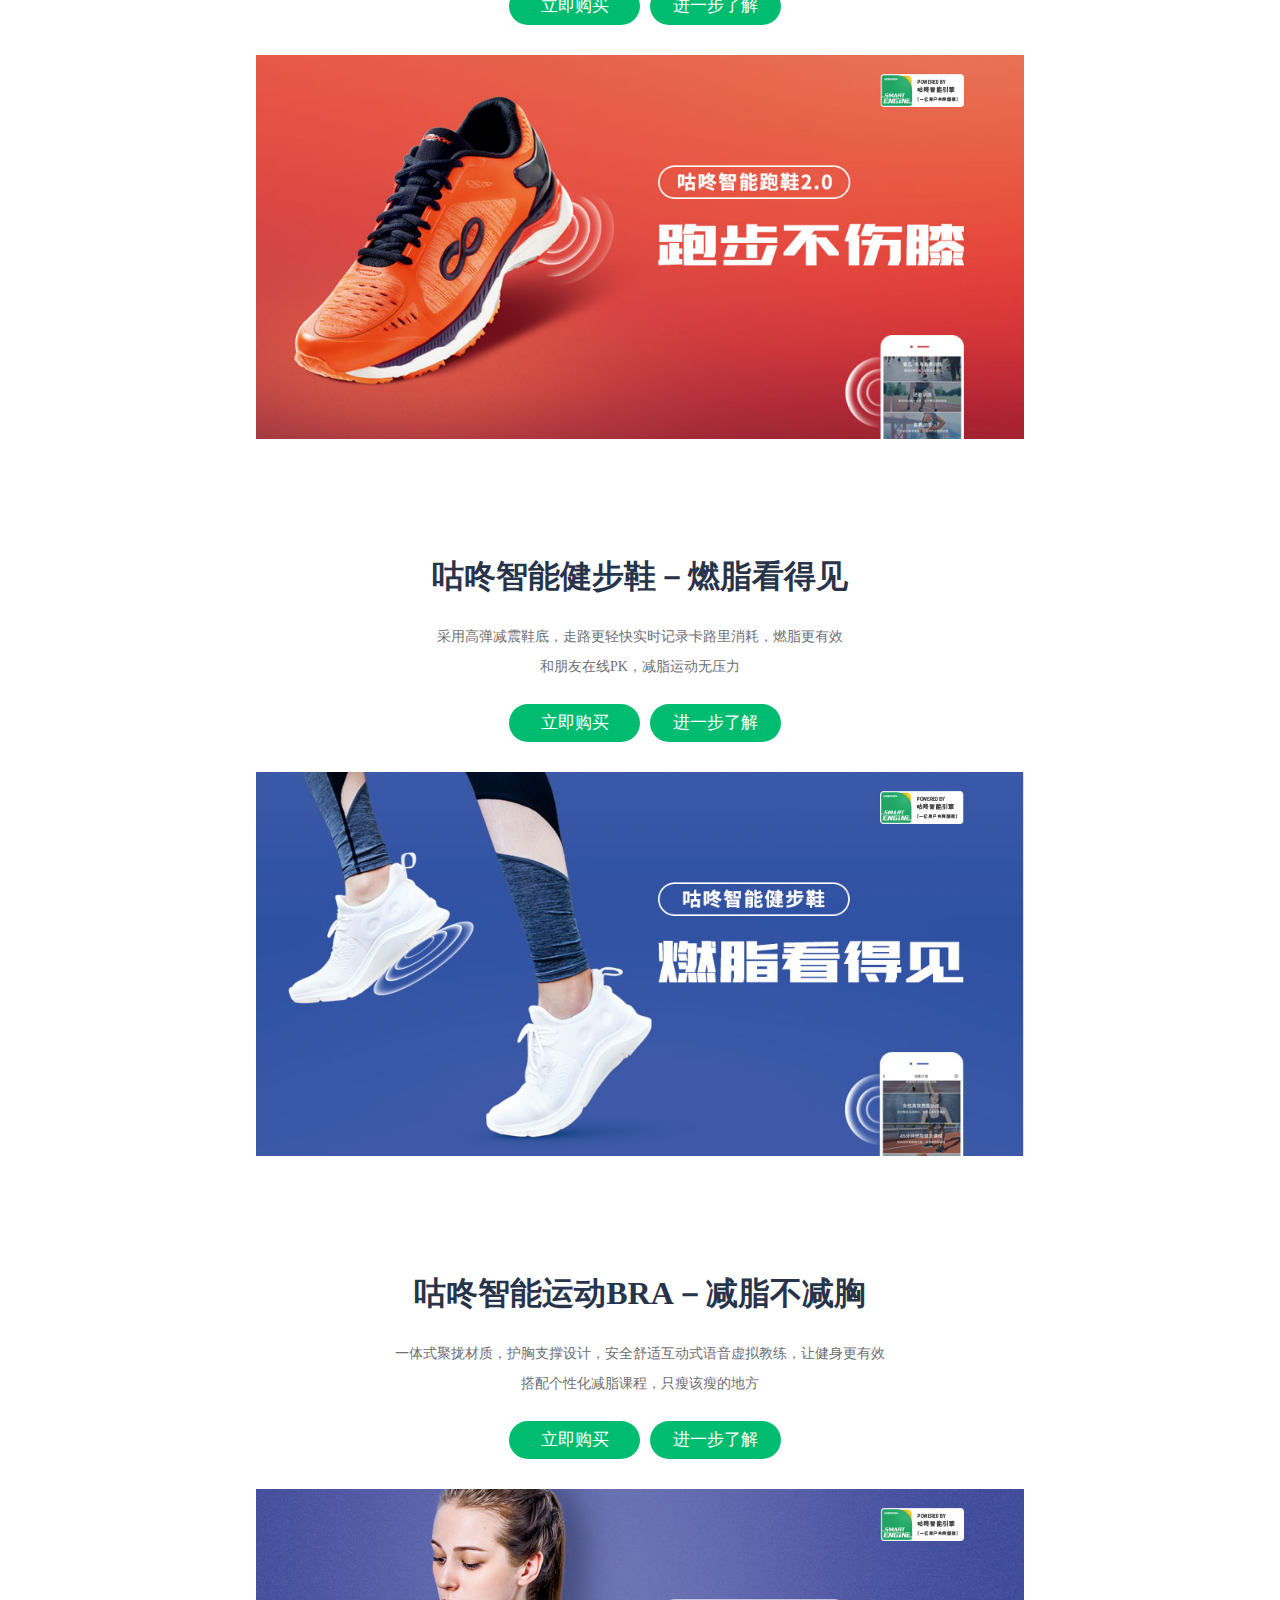
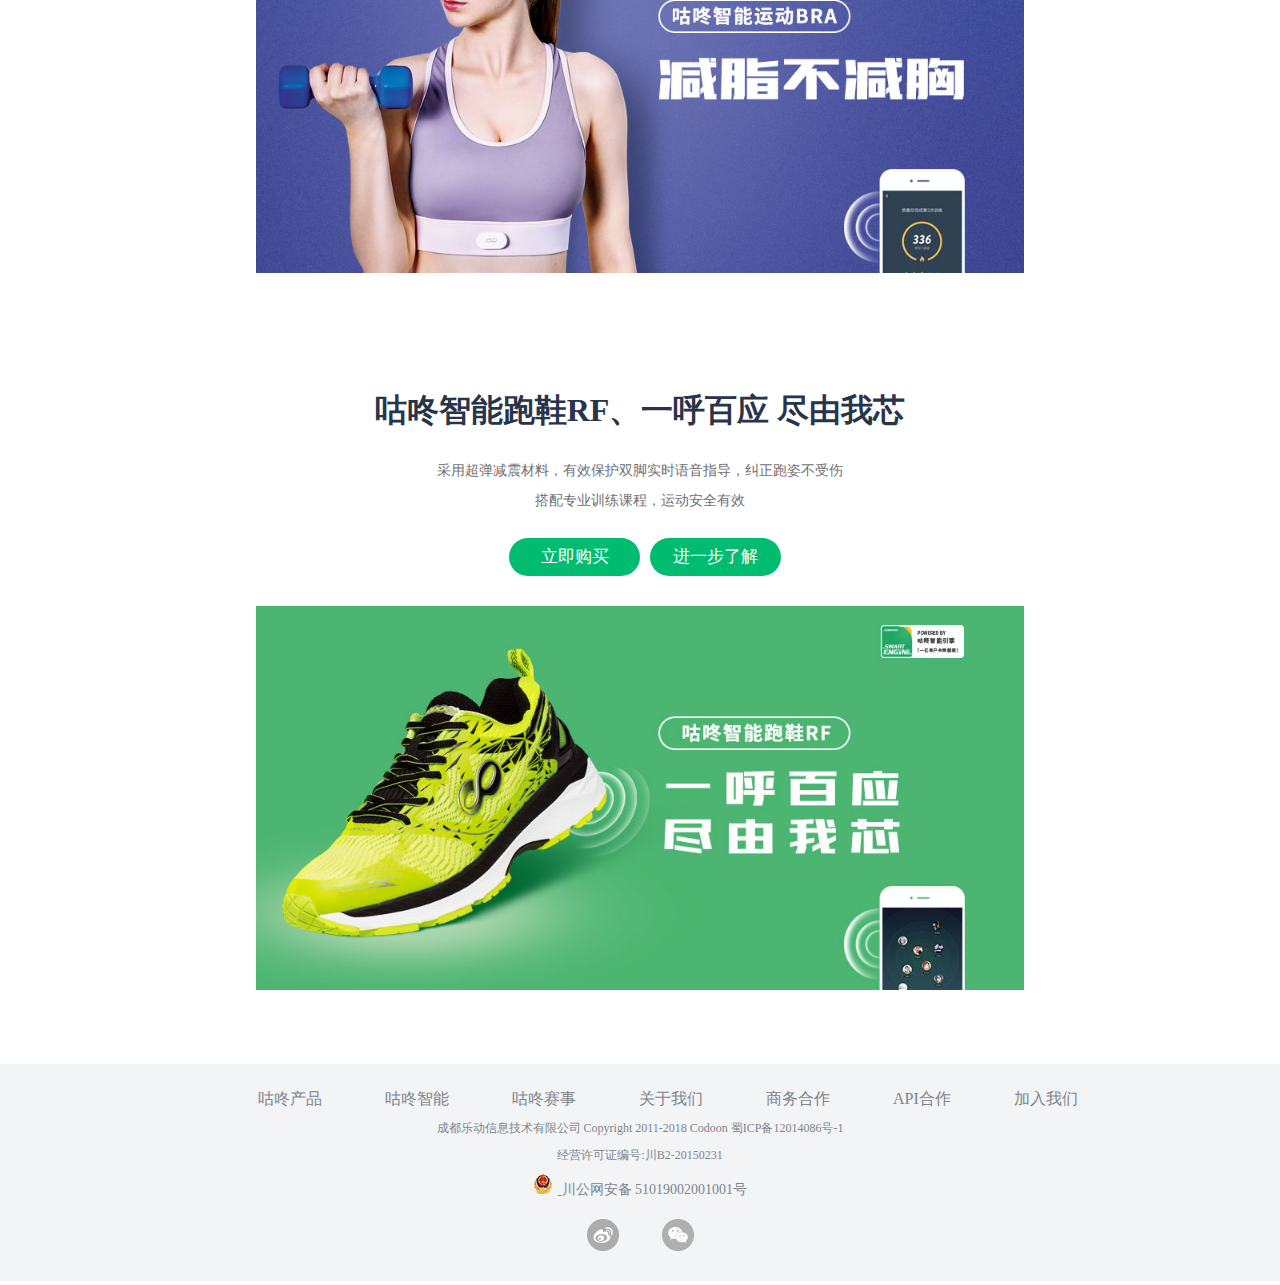
<file: static/Intelligence.html>
<!DOCTYPE html>
<html>
<head lang="en">
    <meta charset="UTF-8">
    <link rel="stylesheet" href="css/Intelligence.css"/>
    <link rel="stylesheet" href="css/common.css"/>
    <title></title>
</head>
<body>
<!--头-->
<header id="head"></header>
<!--主体-->
<div id="item1"><img src="img/pic.b6efd.jpg"/></div>
<div id="item2">
    <h1>咕咚智能心率耳机Quiet</h1>
    <a href="#">立即购买</a><a href="#">进一步了解</a>
    <img src="img/quiet.7330a.jpg"/>
</div>
<div id="item3">
    <h1>咕咚智能体脂秤</h1>
    <p>精准、专业、轻巧，真正减脂神队友</p>
    <a href="#">立即购买</a><a href="#">进一步了解</a>
    <img src="img/scales.8bd6c.jpg"/>
</div>
<div id="item4">
    <h1>咕咚x小乔智能跑步机</h1>
    <p>咕咚与小乔跑步机的完美结合</p>
    <a href="#">立即购买</a><a href="#">进一步了解</a>
    <img src="img/treadmill.9ef88.jpg"/>
</div>
<div id="item5">
    <h1>CODOON × 1MORE 智能蓝牙心率运动耳机</h1>
    <p>AI语音交互，智能心率监测，打造极致听感体验</p>
    <a href="#">立即购买</a><a href="#">进一步了解</a>
    <img src="img/video6.8544b.png"/>
</div>
<div id="item6">
    <h1>咕咚智能跑鞋21K超轻款</h1>
    <p>轻若鸿毛，护若金汤</p>
    <a href="#">立即购买</a><a href="#">进一步了解</a>
    <img src="img/21kshoes.1591b.jpg"/>
</div>
<div id="item7">
    <h1>咕咚智能跑鞋10K</h1>
    <p>初跑者的专业智能跑鞋</p>
    <a href="#">立即购买</a><a href="#">进一步了解</a>
    <img src="img/shoes10k.72434.jpg"/>
</div>
<div id="item8">
    <h1>智能跑鞋2.0－跑步不伤膝</h1>
    <p><span>采用超弹减震材料，有效保护双脚</span><span>实时语音指导，纠正跑姿不受伤</span></p>
    <p>搭配专业训练课程，运动安全有效</p>
    <a href="#">立即购买</a><a href="#">进一步了解</a>
    <img src="img/video3.e1ee7.jpg"/>
</div>
<div id="item9">
    <h1>咕咚智能健步鞋－燃脂看得见</h1>
    <p><span>采用高弹减震鞋底，走路更轻快</span><span>实时记录卡路里消耗，燃脂更有效</span></p>
    <p>和朋友在线PK，减脂运动无压力</p>
    <a href="#">立即购买</a><a href="#">进一步了解</a>
    <img src="img/video2.622af.jpg"/>
</div>
<div id="item10">
    <h1>咕咚智能运动BRA－减脂不减胸</h1>
    <p><span>一体式聚拢材质，护胸支撑设计，安全舒适</span><span>互动式语音虚拟教练，让健身更有效</span></p>
    <p>搭配个性化减脂课程，只瘦该瘦的地方</p>
    <a href="#">立即购买</a><a href="#">进一步了解</a>
    <img src="img/video4.5b938.jpg"/>
</div>
<div id="item11">
    <h1>咕咚智能跑鞋RF、一呼百应 尽由我芯</h1>
    <p><span>采用超弹减震材料，有效保护双脚</span><span>实时语音指导，纠正跑姿不受伤</span></p>
    <p>搭配专业训练课程，运动安全有效</p>
    <a href="#">立即购买</a><a href="#">进一步了解</a>
    <img src="img/video1.65d97.jpg"/>
</div>
<!--尾-->
<iframe src="footer.html" frameborder="0" id="footer" scrolling="no"></iframe>
<script src="js/jquery-3.2.1.js"></script>
<script src="js/common.js"></script>
<script src="js/header.js"></script>
</body>
</html>
</file>
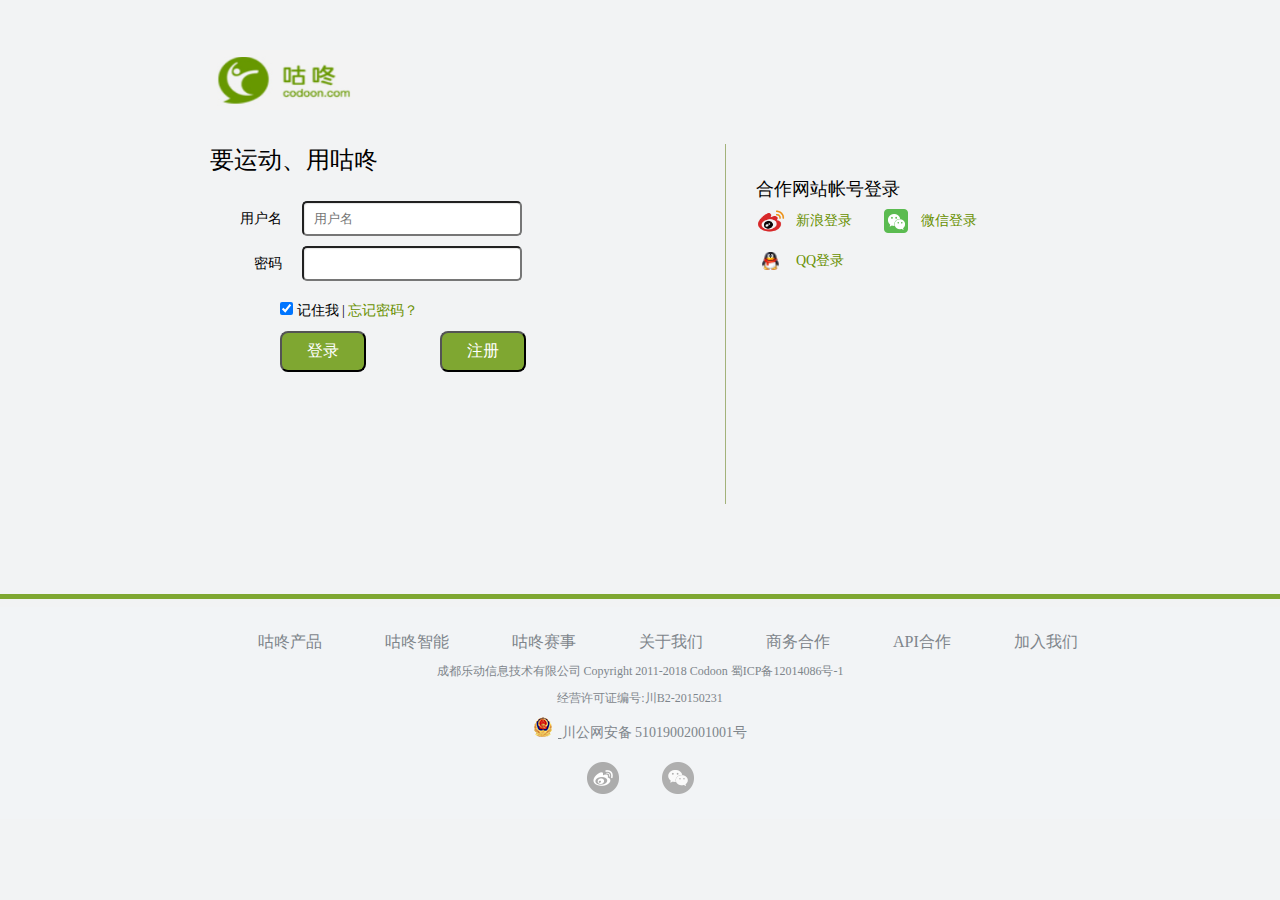
<file: static/login.html>
<!DOCTYPE html>
<html>
<head lang="en">
    <meta charset="UTF-8">
    <link rel="stylesheet" href="css/login.css"/>
    <link rel="stylesheet" href="css/common.css"/>
    <title></title>
</head>
<body>
<div class="content">
    <img src="img/login-logo.jpg"/>
    <div class="main">
        <div class="left">
            <form action="user/login" method="post">
                <h2>要运动、用咕咚</h2>
                <table cellspacing="10px">
                    <tr>
                        <td>用户名</td>
                        <td><input type="text" placeholder="用户名" name="uname"/></td>
                    </tr>
                    <tr>
                        <td>密码</td>
                        <td><input type="password" name="pwd"/></td>
                    </tr>
                </table>
                <p><input type="checkbox" checked/> 记住我 | <a href="#">忘记密码？</a>
                </p>
                <input type="button" value="登录" class="btn" name="login"/>
                <input type="button" value="注册" class="btn" name="register"/>
            </form>
        </div>
        <div class="right">
            <p>合作网站帐号登录</p>
            <div><img src="img/sina.png"/><a href="https://api.weibo.com/oauth2/authorize?client_id=3268192314&redirect_uri=https%3A%2F%2Fsso.codoon.com%2Foauth%2Fsina2&response_type=code">新浪登录</a></div>
            <div><img src="img/weixin.png"/><a href="https://open.weixin.qq.com/connect/qrconnect?appid=wx90c52f9a6e47f296&redirect_uri=https%3A%2F%2Fsso.codoon.com%2Foauth%2Fwx_web&response_type=code&scope=snsapi_login&self_redirect=true#wechat_redirect">微信登录</a></div>
            <p><img src="img/qq2.png"/><a href="https://graph.qq.com/oauth2.0/show?which=Login&display=pc&client_id=100302037&redirect_uri=https%3A%2F%2Fsso.codoon.com%2Foauth%2Fqq2&response_type=code&scope=get_user_info%2Cadd_share">QQ登录</a></p>
        </div>
    </div>
</div>
<iframe src="footer.html" frameborder="0" scrolling="no" id="footer"></iframe>
<script src="js/common.js"></script>
<script src="js/login.js"></script>
</body>
</html>
</file>
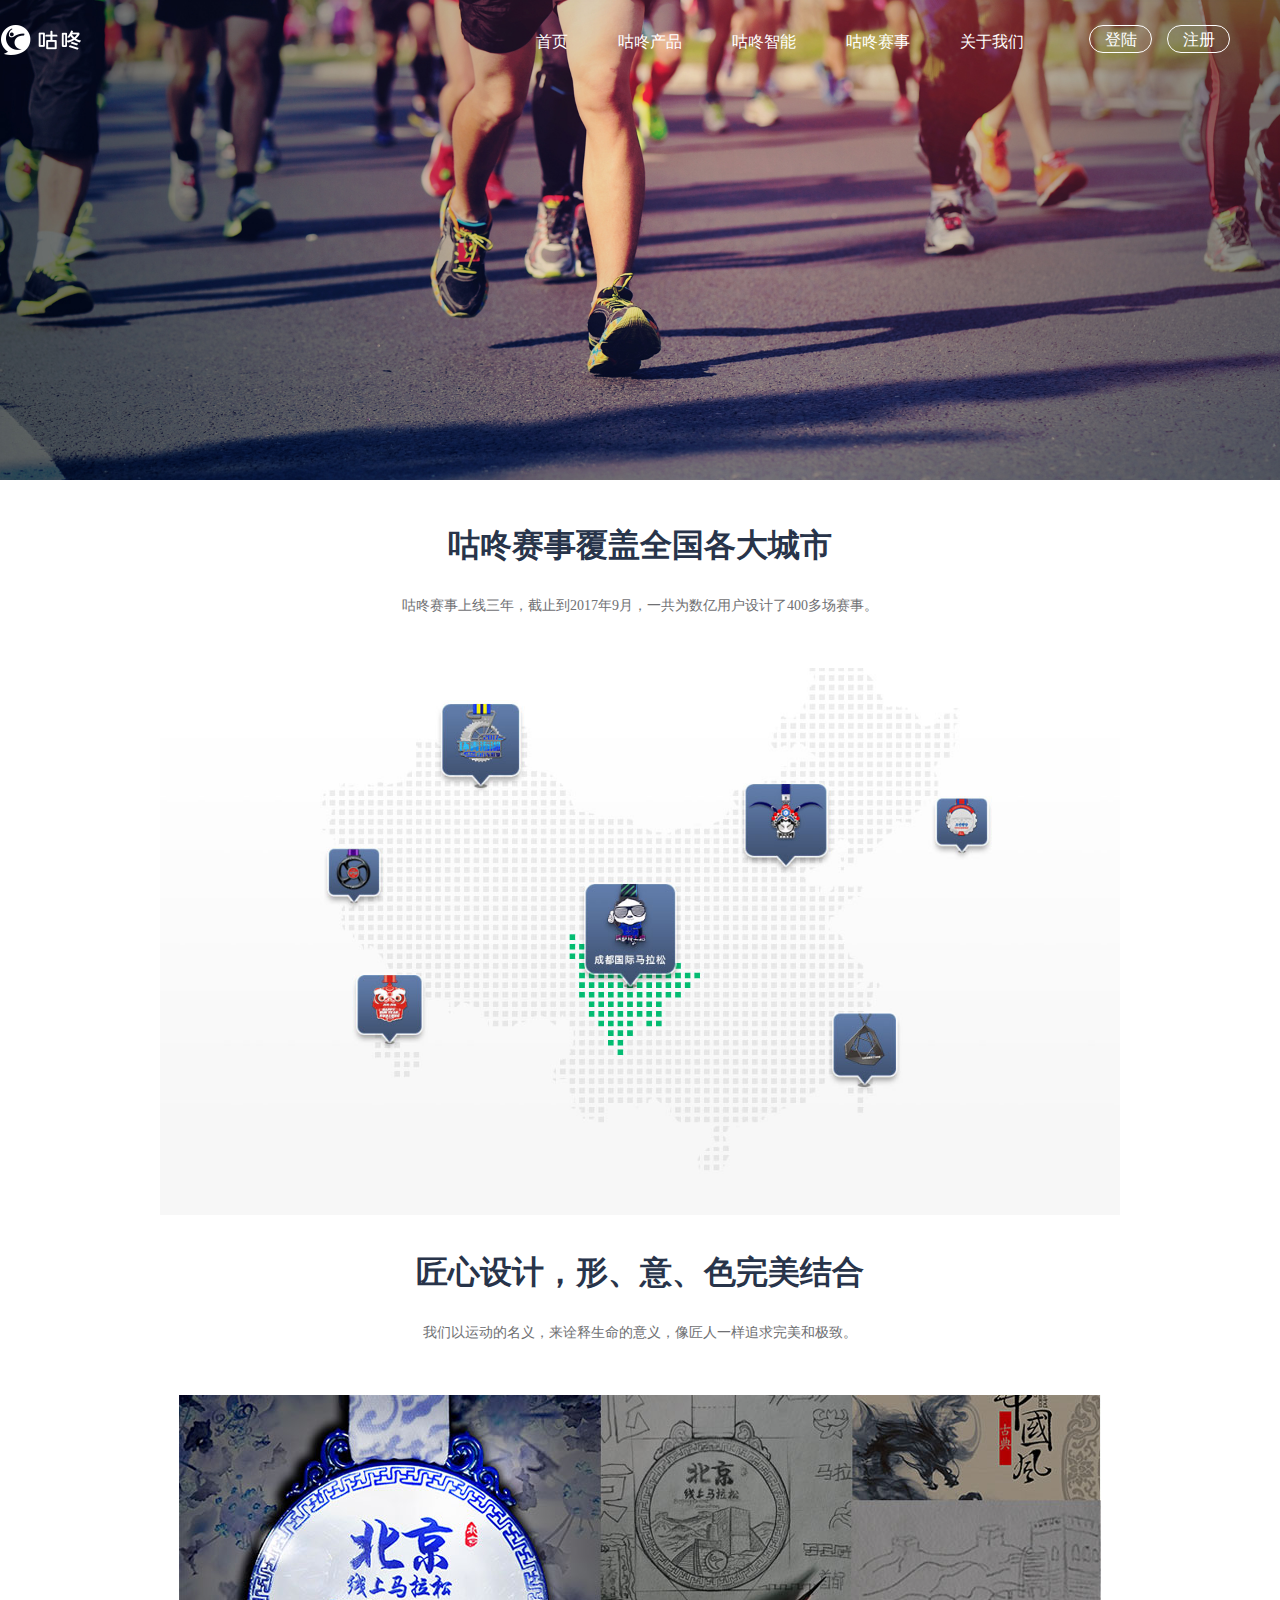
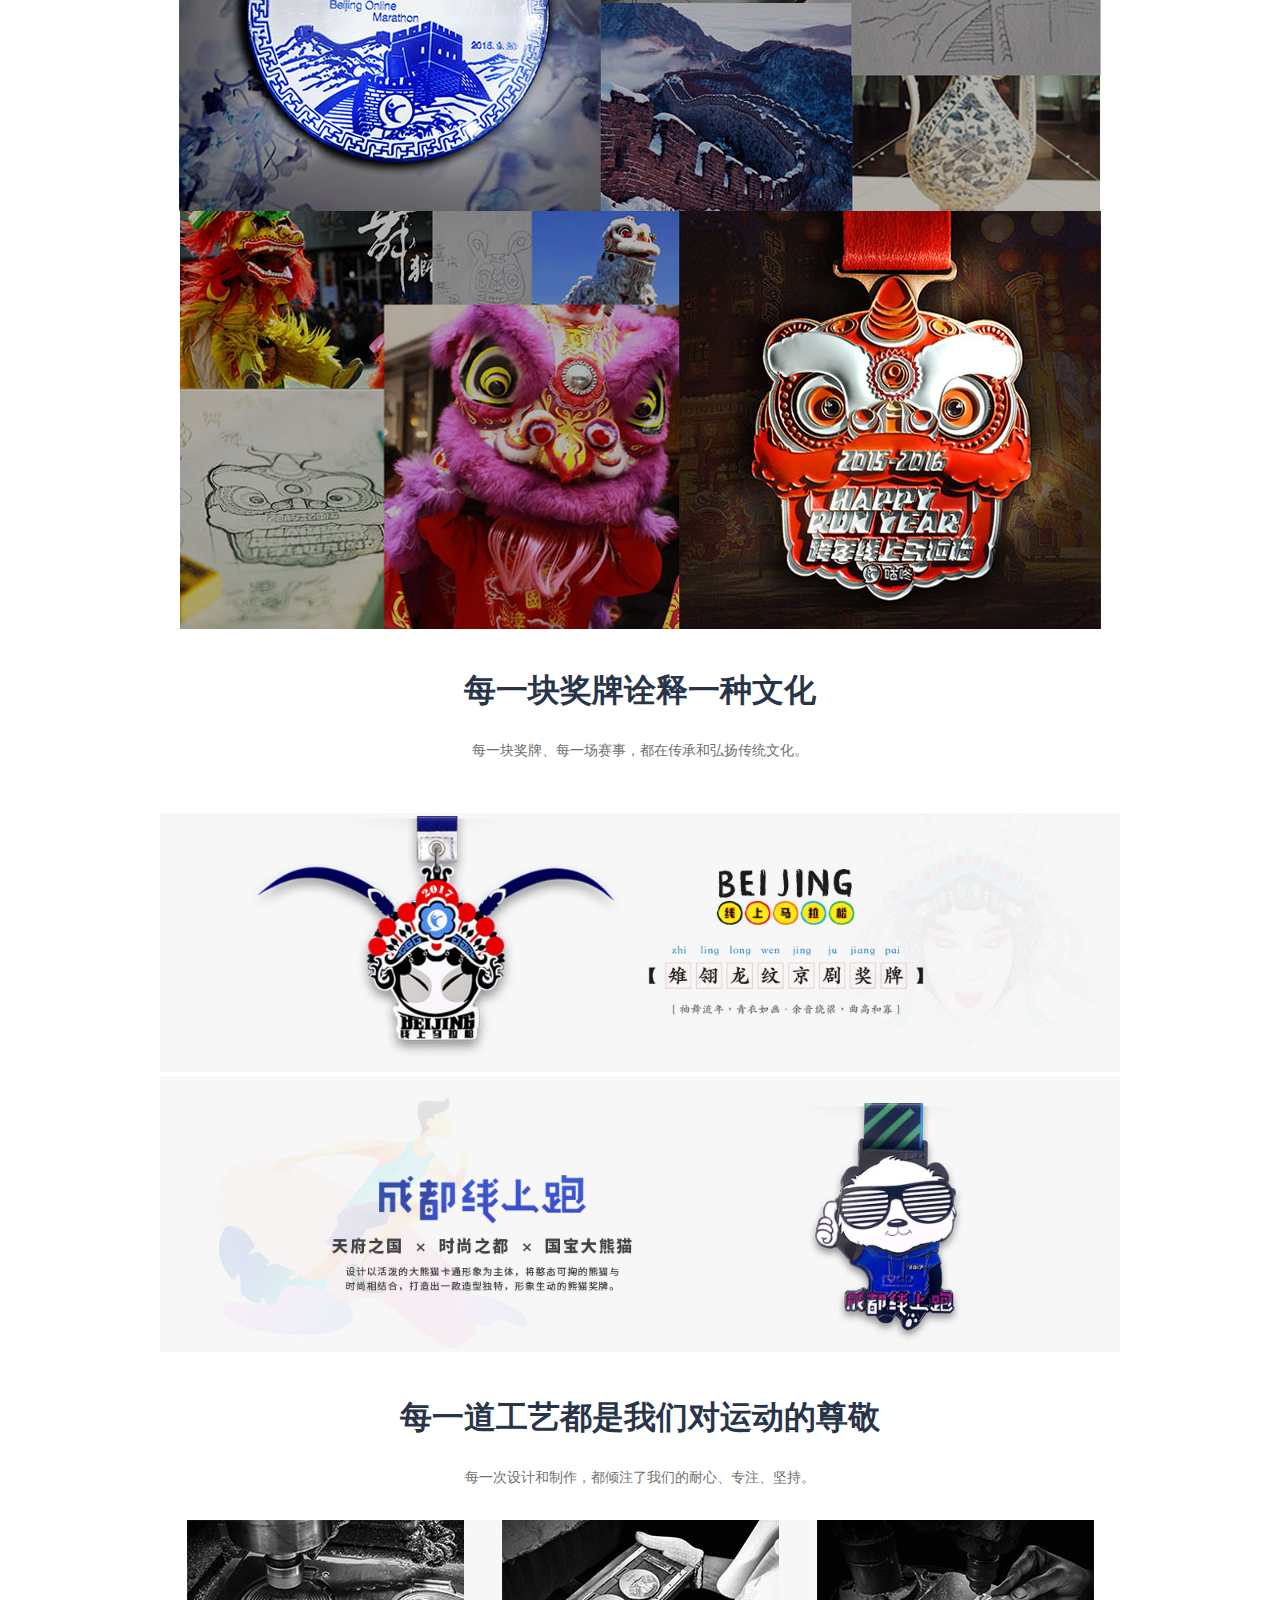
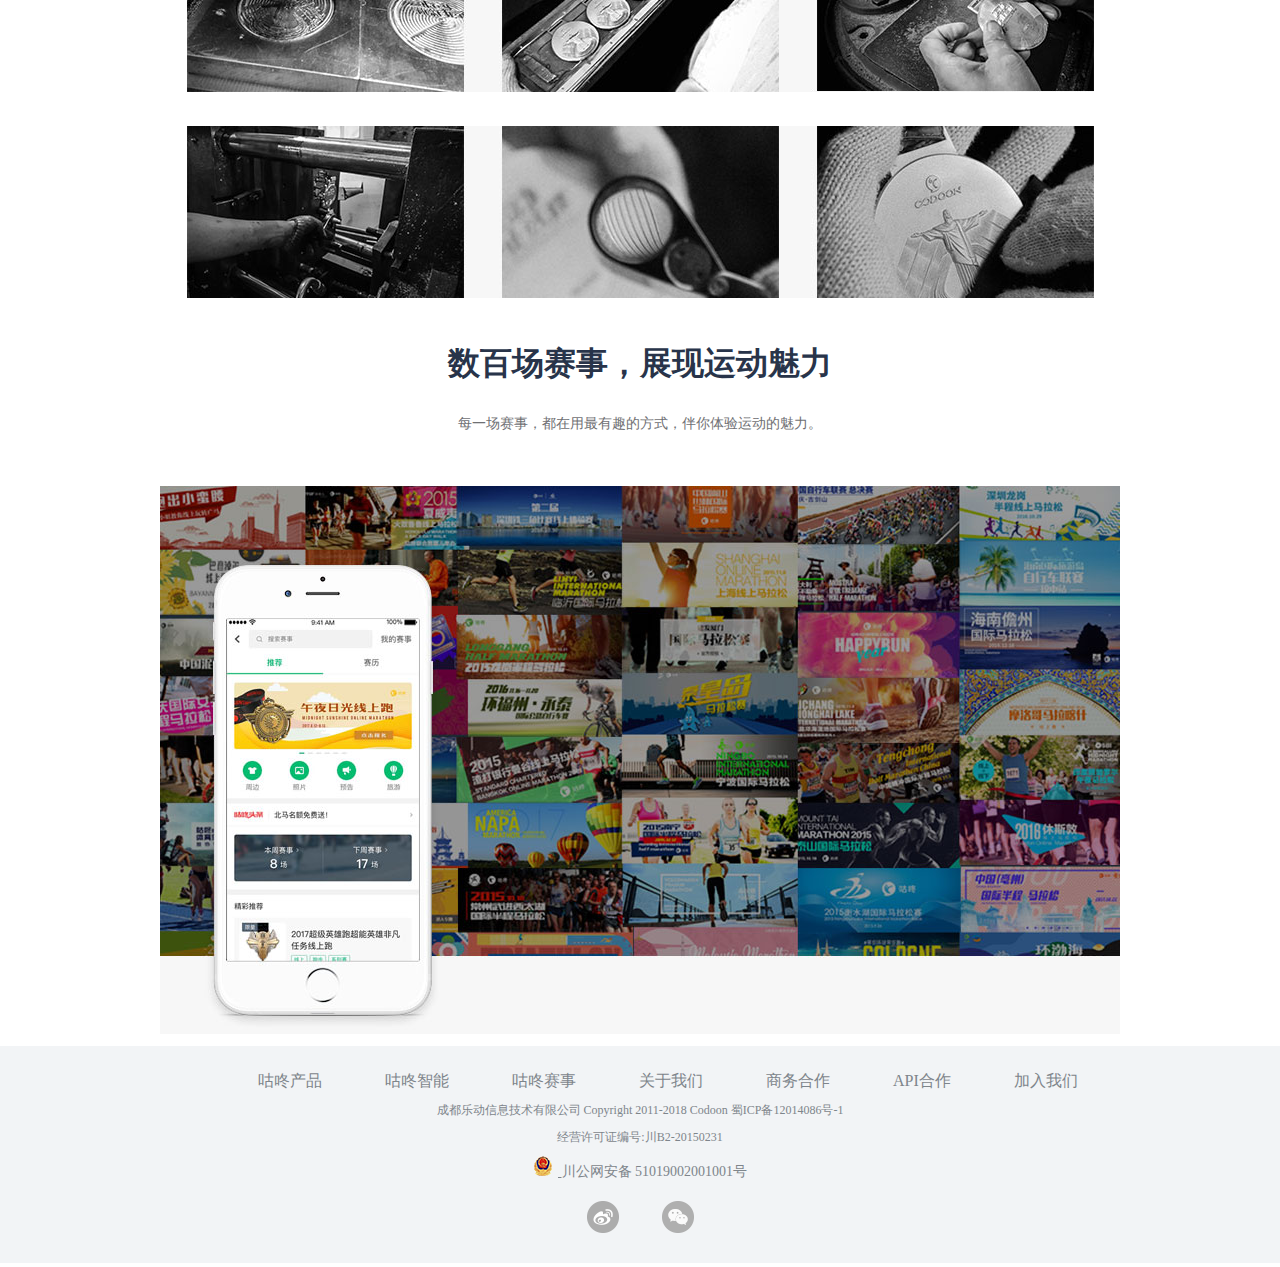
<file: static/match.html>
<!DOCTYPE html>
<html>
<head lang="en">
    <meta charset="UTF-8">
    <link rel="stylesheet" href="css/match.css"/>
    <link rel="stylesheet" href="css/common.css"/>
    <title></title>
</head>
<body>
<!--头-->
<header id="head"></header>
<!--主体-->
<div id="item1"><img src="img/pic.ab036.jpg"/></div>
<div id="item2">
    <h1>咕咚赛事覆盖全国各大城市</h1>
    <p>咕咚赛事上线三年，截止到2017年9月，一共为数亿用户设计了400多场赛事。</p>
    <img src="img/list1.74bdb.jpg"/>
</div>
<div id="item3">
    <h1>匠心设计，形、意、色完美结合</h1>
    <p>我们以运动的名义，来诠释生命的意义，像匠人一样追求完美和极致。</p>
    <div>
        <img src="img/list2.6e727.jpg"/><img src="img/list3.b2798.jpg"/>
    </div>
</div>
<div id="item4">
    <h1>每一块奖牌诠释一种文化</h1>
    <p>每一块奖牌、每一场赛事，都在传承和弘扬传统文化。</p>
    <div>
        <img src="img/list4.53bad.jpg"/><img src="img/list5.7d90d.jpg"/>
    </div>
</div>
<div id="item5">
    <h1>每一道工艺都是我们对运动的尊敬</h1>
    <p>每一次设计和制作，都倾注了我们的耐心、专注、坚持。</p>
    <div>
        <img src="img/list6.55aa2.jpg"/><img src="img/list7.49a4c.jpg"/>
    </div>
</div>
<div id="item6">
    <h1>数百场赛事，展现运动魅力</h1>
    <p>每一场赛事，都在用最有趣的方式，伴你体验运动的魅力。</p>
    <img src="img/list8.6eabd.jpg"/>
</div>
<!--尾-->
<iframe src="footer.html" frameborder="0" id="footer" scrolling="no"></iframe>
<script src="js/jquery-3.2.1.js"></script>
<script src="js/common.js"></script>
<script src="js/header.js"></script>
</body>
</html>
</file>
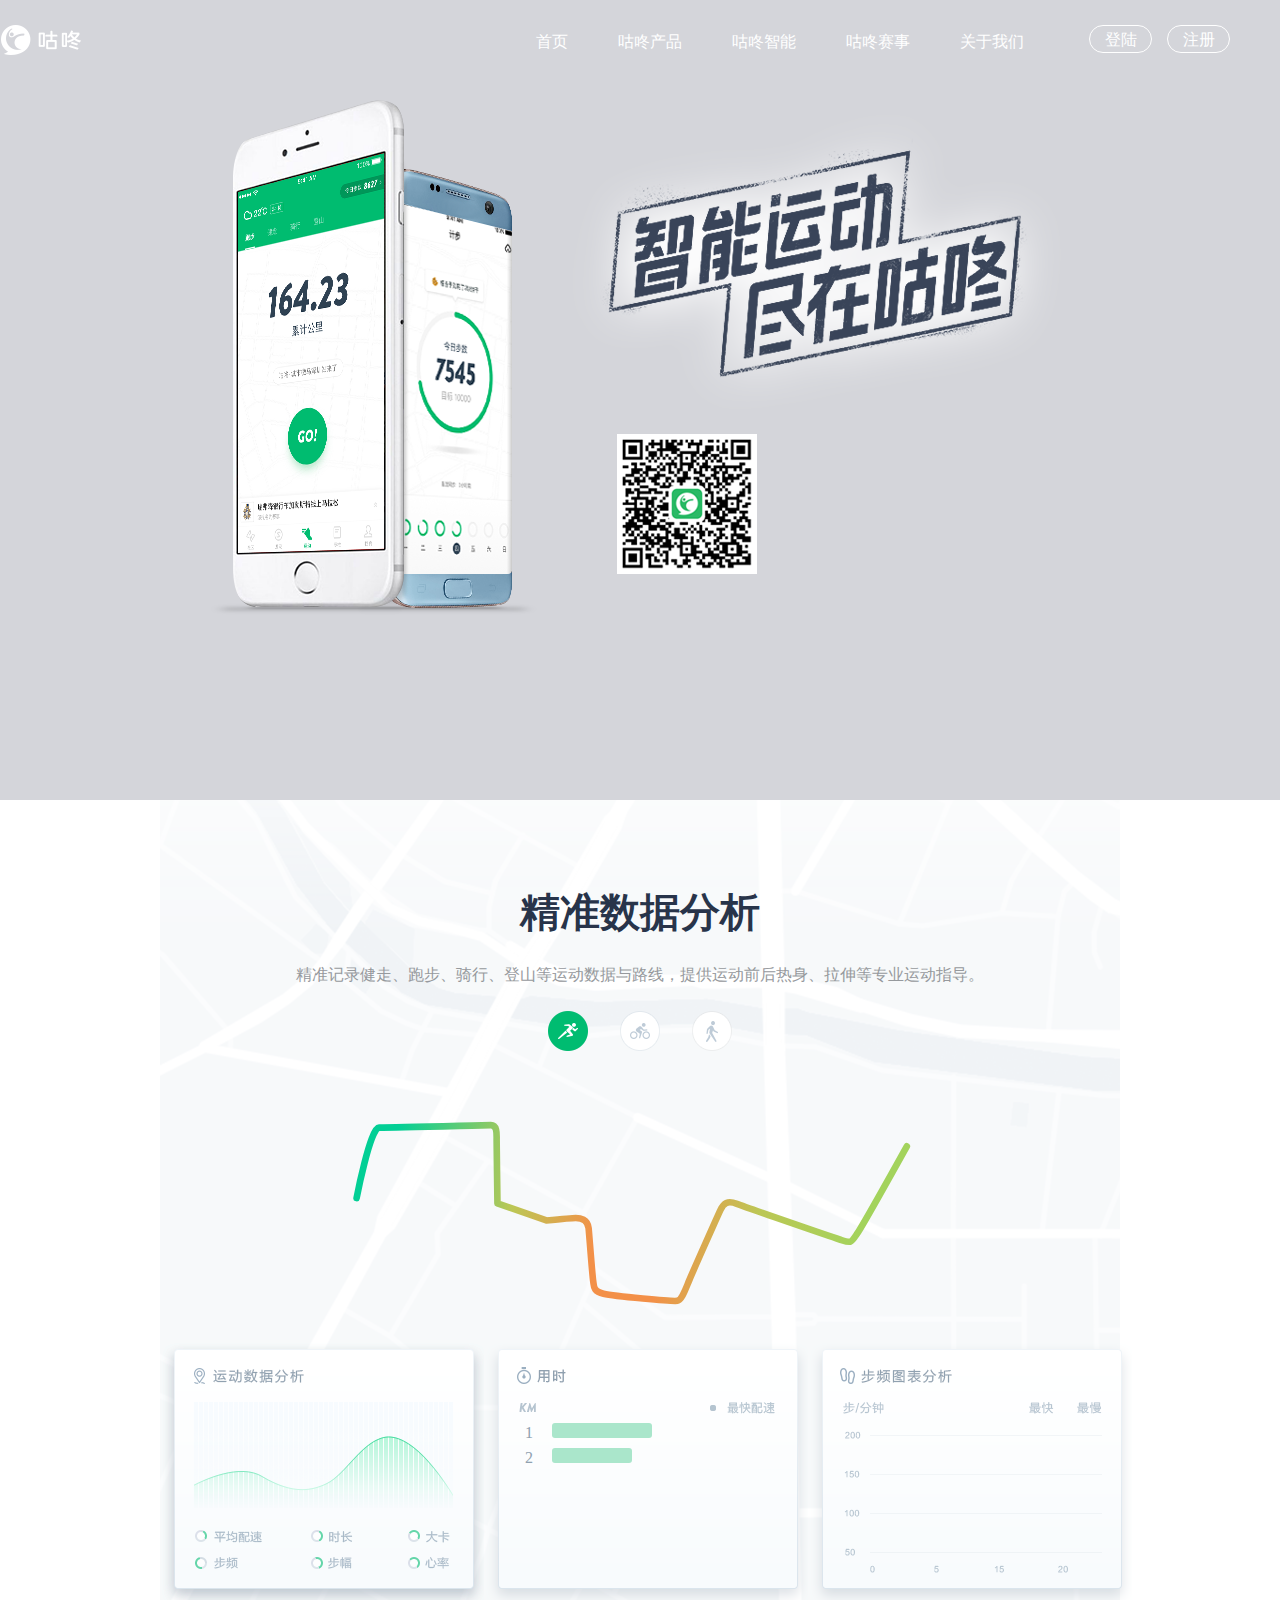
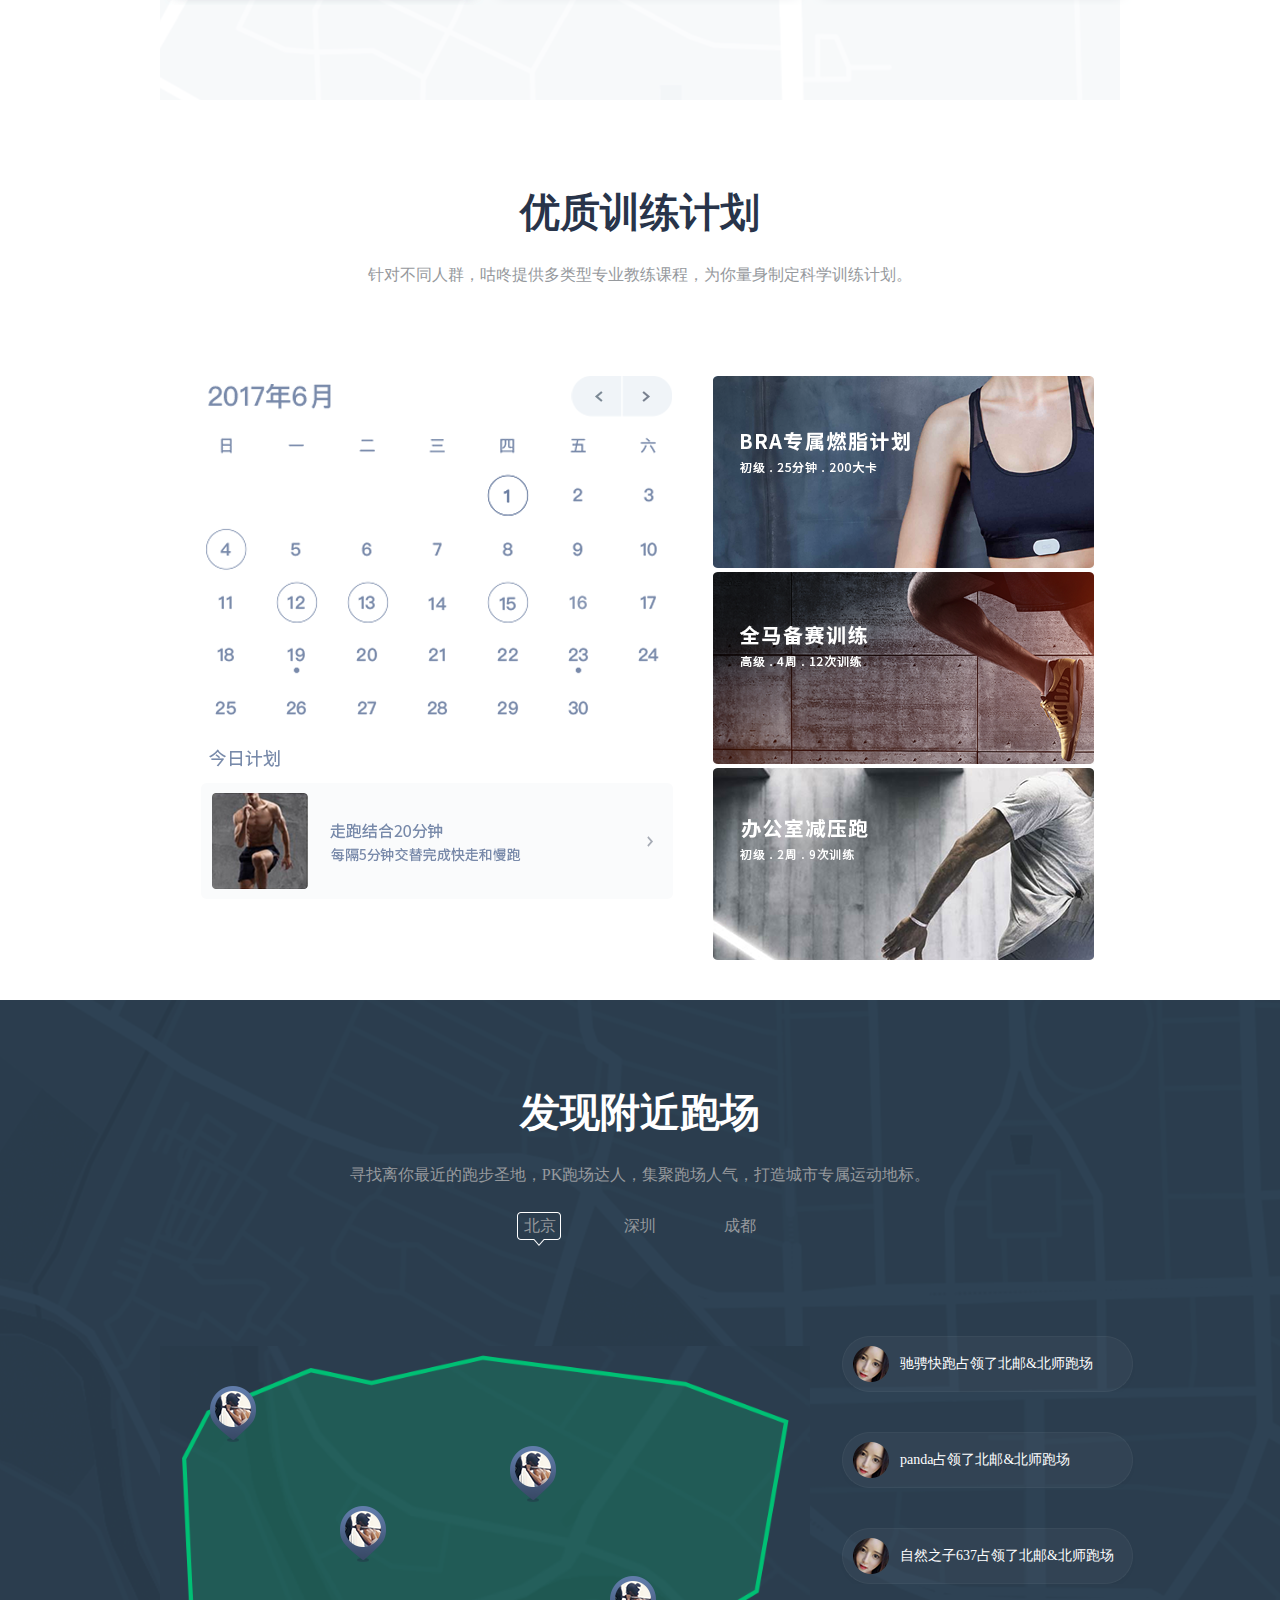
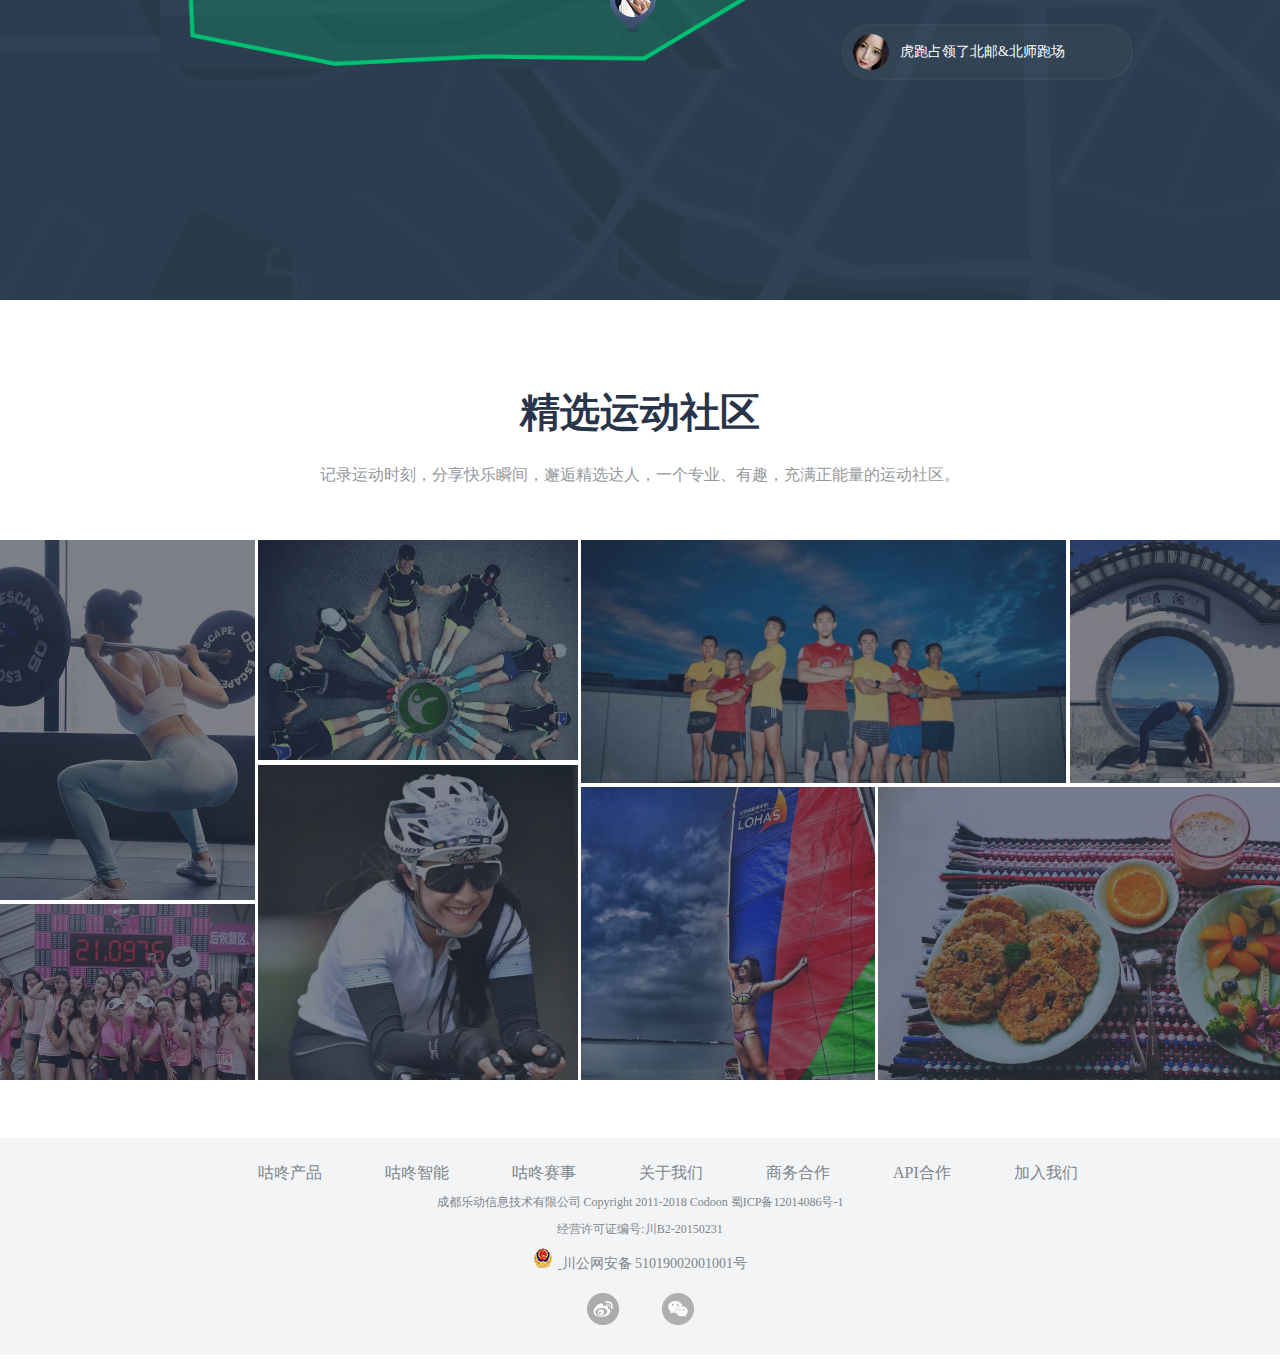
<file: static/product.html>
<!DOCTYPE html>
<html>
<head lang="en">
    <meta charset="UTF-8">
    <link rel="stylesheet" href="css/product.css"/>
    <link rel="stylesheet" href="css/common.css"/>
    <title></title>
</head>
<body>
<header id="head"></header>
    <div id="fenye1">
        <img src="img/phone.683d9.png"/>
    </div>
    <div id="fenye2">
        <div class="data">
            <h2>精准数据分析</h2>
            <p>精准记录健走、跑步、骑行、登山等运动数据与路线，提供运动前后热身、拉伸等专业运动指导。</p>
            <ul>
                <li><img src="img/run_normal.f8ec1.png"/><img src="img/run_selected.6163d.png"/></li>
                <li><img src="img/ride_normal.61dec.png"/><img src="img/ride_selected.54eb7.png"/></li>
                <li><img src="img/walk_normal.9ea6f.png"/><img src="img/walk_selected.53a64.png"/></li>
            </ul>
        </div>
        <div class="path">
            <div> <svg version="1.1" id="Layer_1" xmlns="http://www.w3.org/2000/svg" width="724" height="222" viewBox="0 0 724 222" preserveAspectRatio="xMidYMid meet" style="width: 100%; height: 100%;"><defs><clippath id="animationMask_ixvNBsgy3r"><rect width="724" height="222" x="0" y="0"></rect></clippath><lineargradient id="gr_uS5Yy4cX2a" spreadMethod="pad" gradientUnits="userSpaceOnUse" x1="-296.848" y1="-60.75" x2="269.43" y2="14.855"><stop offset="0%" stop-color="rgb(2,207,149)"></stop><stop offset="13%" stop-color="rgb(95,203,117)"></stop><stop offset="26%" stop-color="rgb(188,199,85)"></stop><stop offset="35%" stop-color="rgb(215,172,79)"></stop><stop offset="44%" stop-color="rgb(243,144,72)"></stop><stop offset="51%" stop-color="rgb(243,144,72)"></stop><stop offset="58%" stop-color="rgb(243,144,72)"></stop><stop offset="68%" stop-color="rgb(215,172,79)"></stop><stop offset="78%" stop-color="rgb(188,199,85)"></stop><stop offset="89%" stop-color="rgb(175,205,88)"></stop><stop offset="100%" stop-color="rgb(163,211,92)"></stop></lineargradient></defs><g clip-path="url(#animationMask_ixvNBsgy3r)"><g transform="matrix(1,0,0,1,362,111)" opacity="1" style="user-select: none;"><g opacity="1" transform="matrix(1,0,0,1,0,0)"><path class="path1"  stroke-linecap="round" stroke-linejoin="round" fill-opacity="0" stroke="url(#gr_uS5Yy4cX2a)" stroke-opacity="1" stroke-width="8" d="M0 0 M-342,-18 C-342,-18 -325.512,-103 -315,-103 C-291,-103 -188,-106 -180,-106 C-172,-106 -173,-95 -173,-88 C-173,-81 -172,-11.5 -172,-11.5 C-172,-11.5 -113,9 -113,9 C-113,9 -82.5,6 -77.5,6 C-72.5,6 -63,7.5 -62,18.5 C-61,29.5 -57.5,76 -56.5,82 C-55.5,88 -57,94.5 -44,97.5 C-31,100.5 39.5,107 45,106 C50.5,105 54.5,93 59.5,81 C64.5,69 93,5 97,-3.5 C101,-12 105.5,-15.5 117,-11 C128.5,-6.5 227,27.5 241,32 C255,36.5 254,37 262,25 C270,13 322,-80.5 322,-80.5"></path></g></g></g></svg>
                </svg></div>
            <div><svg xmlns="http://www.w3.org/2000/svg" width="780" height="250" viewBox="0 0 780 250" preserveAspectRatio="xMidYMid meet" style="width: 100%; height: 100%;"><defs><clippath id="animationMask_orivENSPLq"><rect width="780" height="250" x="0" y="0"></rect></clippath><lineargradient id="gr_r2UR91htbl" spreadMethod="pad" gradientUnits="userSpaceOnUse" x1="-296.848" y1="-60.75" x2="269.43" y2="14.855"><stop offset="0%" stop-color="rgb(2,207,149)"></stop><stop offset="13%" stop-color="rgb(95,203,117)"></stop><stop offset="26%" stop-color="rgb(188,199,85)"></stop><stop offset="35%" stop-color="rgb(215,172,79)"></stop><stop offset="44%" stop-color="rgb(243,144,72)"></stop><stop offset="51%" stop-color="rgb(243,144,72)"></stop><stop offset="58%" stop-color="rgb(243,144,72)"></stop><stop offset="68%" stop-color="rgb(215,172,79)"></stop><stop offset="78%" stop-color="rgb(188,199,85)"></stop><stop offset="89%" stop-color="rgb(175,205,88)"></stop><stop offset="100%" stop-color="rgb(163,211,92)"></stop></lineargradient></defs><g clip-path="url(#animationMask_orivENSPLq)"><g transform="matrix(1,0,0,1,390,125)" opacity="1" style="user-select: none;"><g opacity="1" transform="matrix(1,0,0,1,0,0)"><path class="path2" stroke-linecap="round" stroke-linejoin="round" fill-opacity="0" stroke="url(#gr_r2UR91htbl)" stroke-opacity="1" stroke-width="8" d="M0 0 M-365.5,-26 C-365.5,-26 -343.073,-90.557 -326,-97 C-273,-117 -170,-105 -114,-114 C-106.101,-115.269 -81,-88 -81,-81 C-81,-74 -156,-12 -155,1.5 C-154,15 -120.553,2.6310000000000002 -102,-11 C-77.5,-29 -66.5,-29 -37,-32 C-20.375,-33.691 -74,17 -68,33.5 C-64.225,43.88 -44.5,62 -43.5,68 C-42.5,74 -62,91.5 -49,94.5 C-36,97.5 -4,106 43,109 C94.981,112.318 41.055,74.505 37.5,62 C23,11 69,25 88,21.5 C97.239,19.798000000000002 107.5,-15.5 119,-11 C130.5,-6.5 173,26 201,41 C223.107,52.843 248,70 269,52 C286.463,37.032 279,8 290.744,-17.07 C303.87300000000005,-45.098 322,-80.5 322,-80.5"></path></g></g><g class="png" transform="matrix(1,0,0,1,5,88)" opacity="1"></g></g></svg></div>
            <div>
                <svg xmlns="http://www.w3.org/2000/svg" width="620" height="260" viewBox="0 0 620 260" preserveAspectRatio="xMidYMid meet" style="width: 100%; height: 100%;"><defs><clippath id="animationMask_FlC8EbSc4H"><rect width="620" height="260" x="0" y="0"></rect></clippath><lineargradient id="gr_1UCg1HpV48" spreadMethod="pad" gradientUnits="userSpaceOnUse" x1="-296.848" y1="-60.75" x2="269.43" y2="14.855"><stop offset="0%" stop-color="rgb(2,207,149)"></stop><stop offset="13%" stop-color="rgb(95,203,117)"></stop><stop offset="26%" stop-color="rgb(188,199,85)"></stop><stop offset="35%" stop-color="rgb(215,172,79)"></stop><stop offset="44%" stop-color="rgb(243,144,72)"></stop><stop offset="51%" stop-color="rgb(243,144,72)"></stop><stop offset="58%" stop-color="rgb(243,144,72)"></stop><stop offset="68%" stop-color="rgb(215,172,79)"></stop><stop offset="78%" stop-color="rgb(188,199,85)"></stop><stop offset="89%" stop-color="rgb(175,205,88)"></stop><stop offset="100%" stop-color="rgb(163,211,92)"></stop></lineargradient></defs><g clip-path="url(#animationMask_FlC8EbSc4H)"><g transform="matrix(1,0,0,1,286,126)" opacity="1" style="user-select: none;"><g opacity="1" transform="matrix(1,0,0,1,0,0)"><path class="path3" stroke-linecap="round" stroke-linejoin="round" fill-opacity="0" stroke="url(#gr_1UCg1HpV48)" stroke-opacity="1" stroke-width="8" d="M0 0 M-199.5,96 C-199.5,96 -319.308,40.25 -252,-43 C-214,-90 -182.70600000000002,-102.793 -126,-104 C-32,-106 91,-110 186,-117 C250.824,-121.777 376.657,-43.373000000000005 265,65 C231,98 113,114 63,118.5 C51.999,119.49 -146,118 -172,110 C-198,102 -294,52 -261,-12 C-228,-76 -183,-93 -173,-95 C-163,-97 -123,-105 -94,-104 C-65,-103 -29,-101 -4,-102 C21,-103 63,-103 74,-105 C85,-107 148.987,-110.187 162,-111 C178,-112 227,-119 251,-106 C275,-93 359,-32 296,41 C233,114 40,124 -6,125 C-52,126 -98.987,122.616 -123,122 C-162,121 -221,112 -256,43"></path></g></g></g></svg>
            </div>
        </div>
        <div class="data_pic">
            <ul>
                <li>
                    <div>
                        <div><img src="img/data.4377d.png"/></div>
                        <div><img src="img/data_line.453b6.png"/></div>
                    </div>
                    <div>
                        <div><img src="img/ride_haiba_normal.3bb68.png"/></div>
                        <div><img src="img/ride_haiba.866f3.png"/></div>
                    </div>
                    <div>
                        <div><img src="img/walk_haiba_normal.3bb68.png"/></div>
                        <div><img src="img/walk_haiba.c5260.png"/></div>
                    </div>
                </li>
                <li>
                    <div>
                        <img src="img/pace.9f576.png"/>
                    </div>
                    <div>
                        <div><span>1</span><span></span></div>
                        <div><span>2</span><span></span></div>
                        <div><span>3</span><span></span></div>
                        <div><span>4</span><span></span></div>
                        <div><span>5</span><span></span></div>
                        <div><span>6</span><span></span></div>
                    </div>
                </li>
                <li>
                    <div>
                        <div><img src="img/step.9bd17.png"/></div>
                        <div><img src="img/step_line.27b10.png"/></div>
                    </div>
                    <div>
                        <div><img src="img/ride_speed_normal.c80b6.png"/></div>
                        <div><img src="img/ride_speed.34ace.png"/></div>
                    </div>
                    <div>
                        <div><img src="img/walk_haiba_normal.3bb68.png"/></div>
                        <div><img src="img/walk_haiba.c5260.png"/></div>
                    </div>
                </li>
            </ul>
        </div>
    </div>
    <div id="fenye3">
        <div class="data">
            <h2>优质训练计划</h2>
            <p>针对不同人群，咕咚提供多类型专业教练课程，为你量身制定科学训练计划。</p>
        </div>
        <div class="pic">
            <div class="pic_left">
                <img src="img/calendar.8b067.png"/>
            </div>
            <div class="pic_right">
                <img src="img/training_bra.31432.png"/><img src="img/training_marathon.4c216.png"/><img src="img/training_run.c3d6f.png"/>
            </div>
        </div>
    </div>
    <div class="bg">
        <div id="fenye4">
            <div class="data">
                <h2>发现附近跑场</h2>
                <p>寻找离你最近的跑步圣地，PK跑场达人，集聚跑场人气，打造城市专属运动地标。</p>
                <ul>
                    <li class="active">北京</li>
                    <li>深圳</li>
                    <li>成都</li>
                </ul>
            </div>
            <div class="pic4">
                <div class="map">
                    <div>
                        <div><img src="img/2a.9db8e.png"/></div>
                        <div><img src="img/2a.9db8e.png"/></div>
                        <div><img src="img/2a.9db8e.png"/></div>
                        <div><img src="img/2a.9db8e.png"/></div>
                    </div>
                    <div>
                        <div></div>
                        <div></div>
                        <div></div>
                        <div></div>
                    </div>
                    <div>
                        <div></div>
                        <div></div>
                        <div></div>
                        <div></div>
                    </div>
                </div>
                <div class="person">
                    <div>驰骋快跑占领了北邮&北师跑场</div>
                    <div>panda占领了北邮&北师跑场</div>
                    <div>自然之子637占领了北邮&北师跑场</div>
                    <div>虎跑占领了北邮&北师跑场</div>
                </div>
            </div>
        </div>
    </div>
    <div id="fenye5">
        <div class="data">
            <h2>精选运动社区</h2>
            <p>记录运动时刻，分享快乐瞬间，邂逅精选达人，一个专业、有趣，充满正能量的运动社区。</p>
        </div>
        <div class="pic5">
            <div><div></div><div><img src="img/14a.0b7ec.png"/><span>啦啦啦</span></div></div>
            <div><div></div><div><img src="img/14a.0b7ec.png"/><span>略略略</span></div></div>
            <div><div></div><div><img src="img/14a.0b7ec.png"/><span>吼吼吼</span></div></div>
            <div><div></div><div><img src="img/14a.0b7ec.png"/><span>嘻嘻嘻</span></div></div>
            <div><div></div><div><img src="img/14a.0b7ec.png"/><span>嘿嘿嘿</span></div></div>
            <div><div></div><div><img src="img/14a.0b7ec.png"/><span>哈哈哈</span></div></div>
            <div><div></div><div><img src="img/14a.0b7ec.png"/><span>呵呵呵</span></div></div>
            <div><div></div><div><img src="img/14a.0b7ec.png"/><span>咻咻咻</span></div></div>
        </div>
    </div>
    <iframe src="footer.html" frameborder="0" id="footer"  scrolling="no"></iframe>
<script src="js/jquery-3.2.1.js"></script>
<script src="js/common.js"></script>
<script src="js/header.js"></script>
<script src="js/product.js"></script>
</body>
</html>
</file>
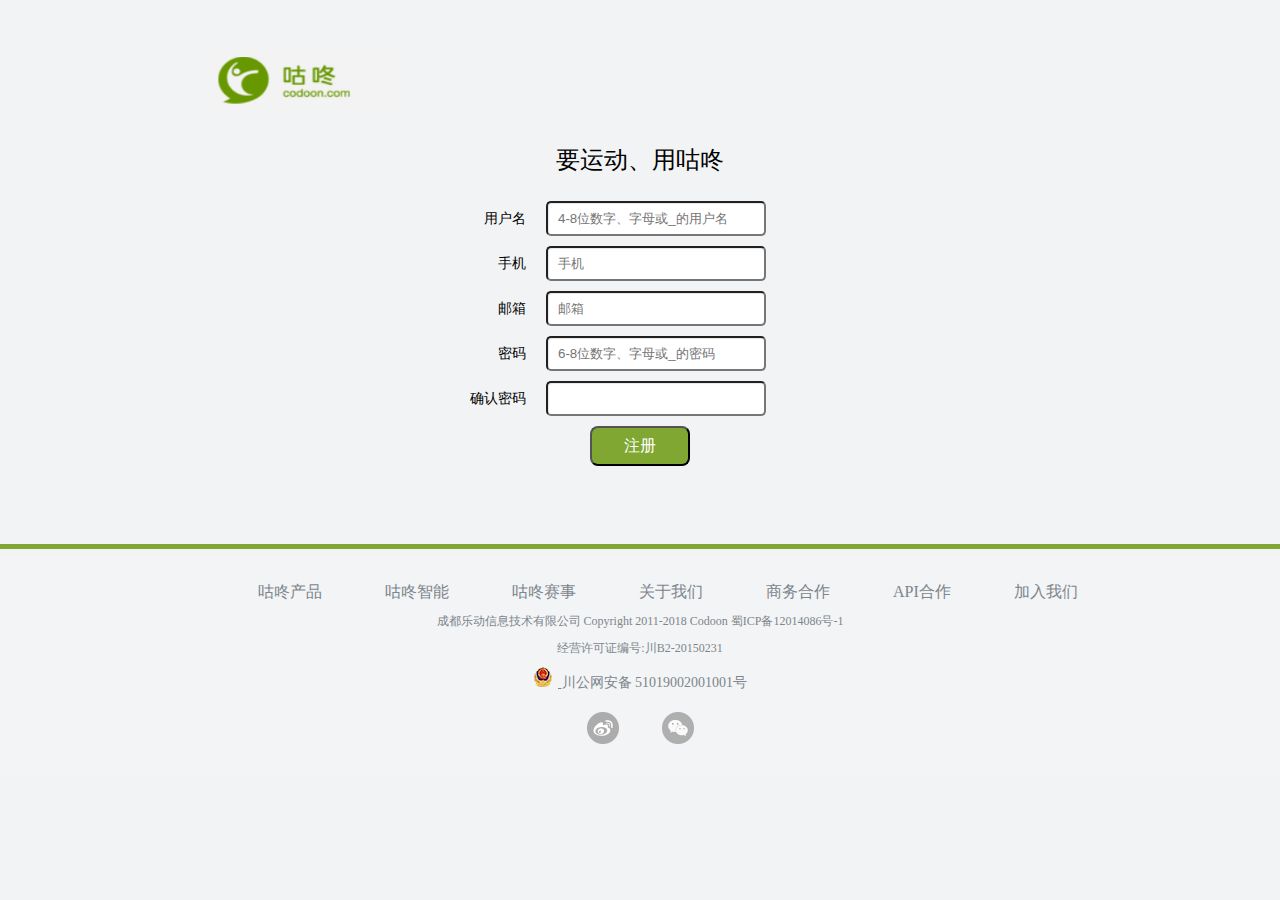
<file: static/register.html>
<!DOCTYPE html>
<html>
<head lang="en">
    <meta charset="UTF-8">
    <link rel="stylesheet" href="css/register.css"/>
    <link rel="stylesheet" href="css/common.css"/>
    <title></title>
</head>
<body>
<div class="content">
    <img src="img/login-logo.jpg"/>
    <div class="main">
        <form action="user/login" method="post">
            <h2>要运动、用咕咚</h2>
            <table cellspacing="10px">
                <tr>
                    <td>用户名</td>
                    <td><input type="text" name="uname" placeholder="4-8位数字、字母或_的用户名"/></td>
                    <td><div></div></td>
                </tr>
                <tr>
                    <td>手机</td>
                    <td><input type="text" name="phone" placeholder="手机"/></td>
                    <td><div></div></td>
                </tr>
                <tr>
                    <td>邮箱</td>
                    <td><input type="text" name="email" placeholder="邮箱"/></td>
                    <td><div></div></td>
                </tr>
                <tr>
                    <td>密码</td>
                    <td><input type="password" name="pwd" placeholder="6-8位数字、字母或_的密码"/></td>
                    <td><div></div></td>
                </tr>
                <tr>
                    <td>确认密码</td>
                    <td><input type="password" name="pwdRe"/></td>
                    <td><div> </div></td>
                </tr>
            </table>
            <input type="button" value="注册" name="button" class="btn"/>
        </form>
    </div>
</div>
<iframe src="./footer.html" frameborder="0" scrolling="no" id="footer"></iframe>
<script src="js/common.js"></script>
<script src="js/register.js"></script>
</body>
</html>
</file>
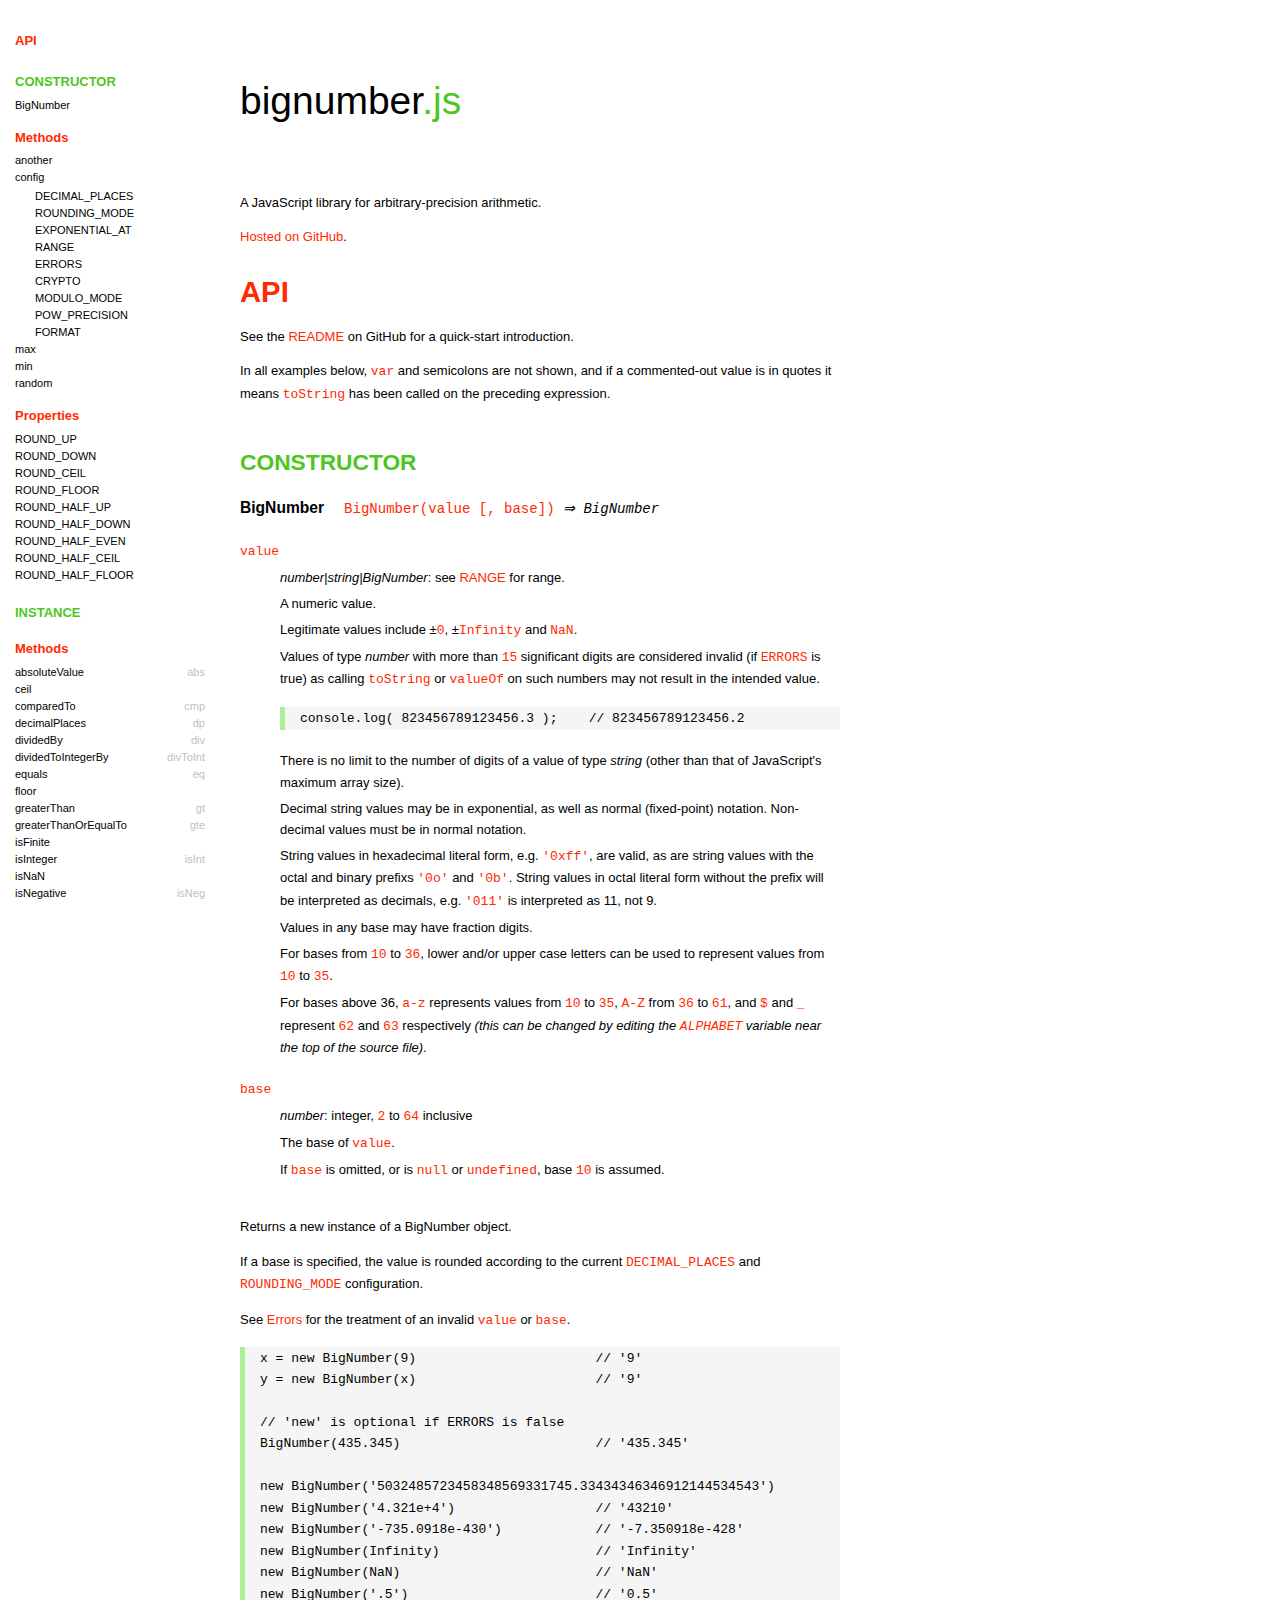
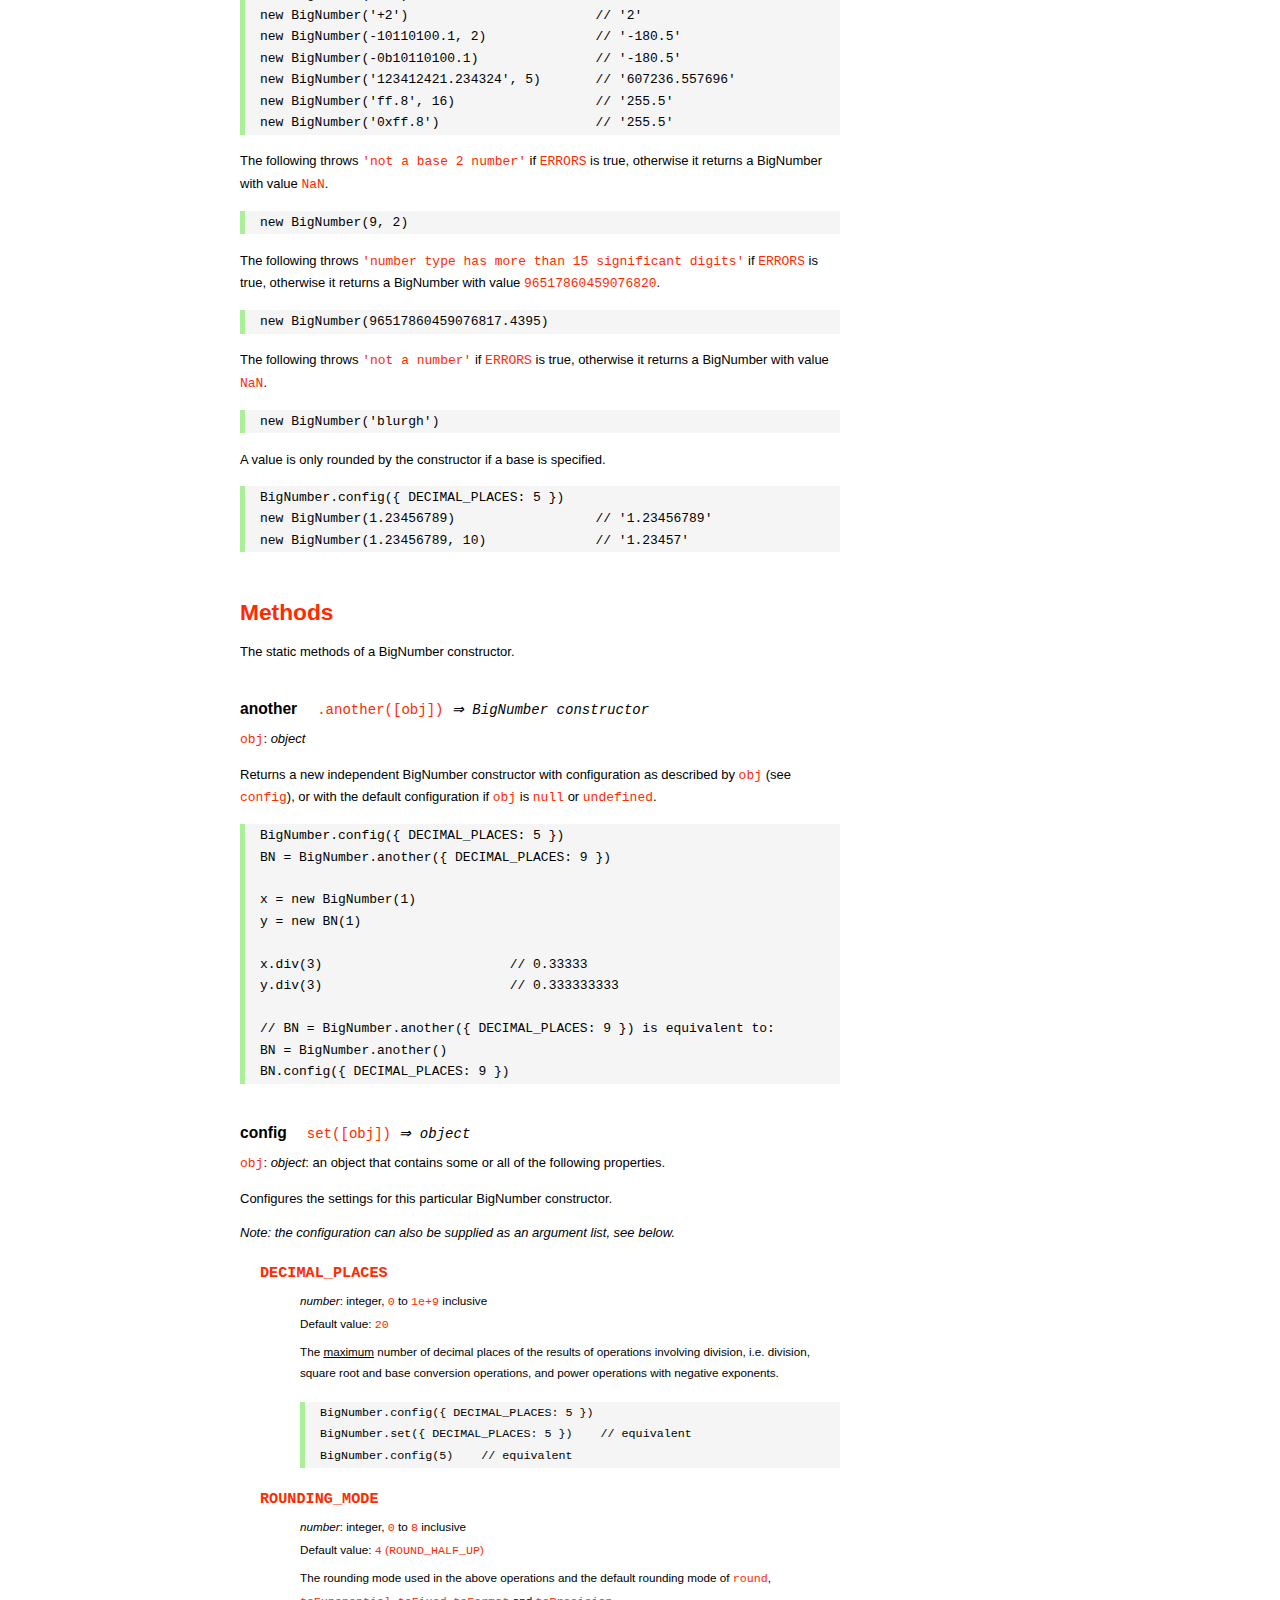
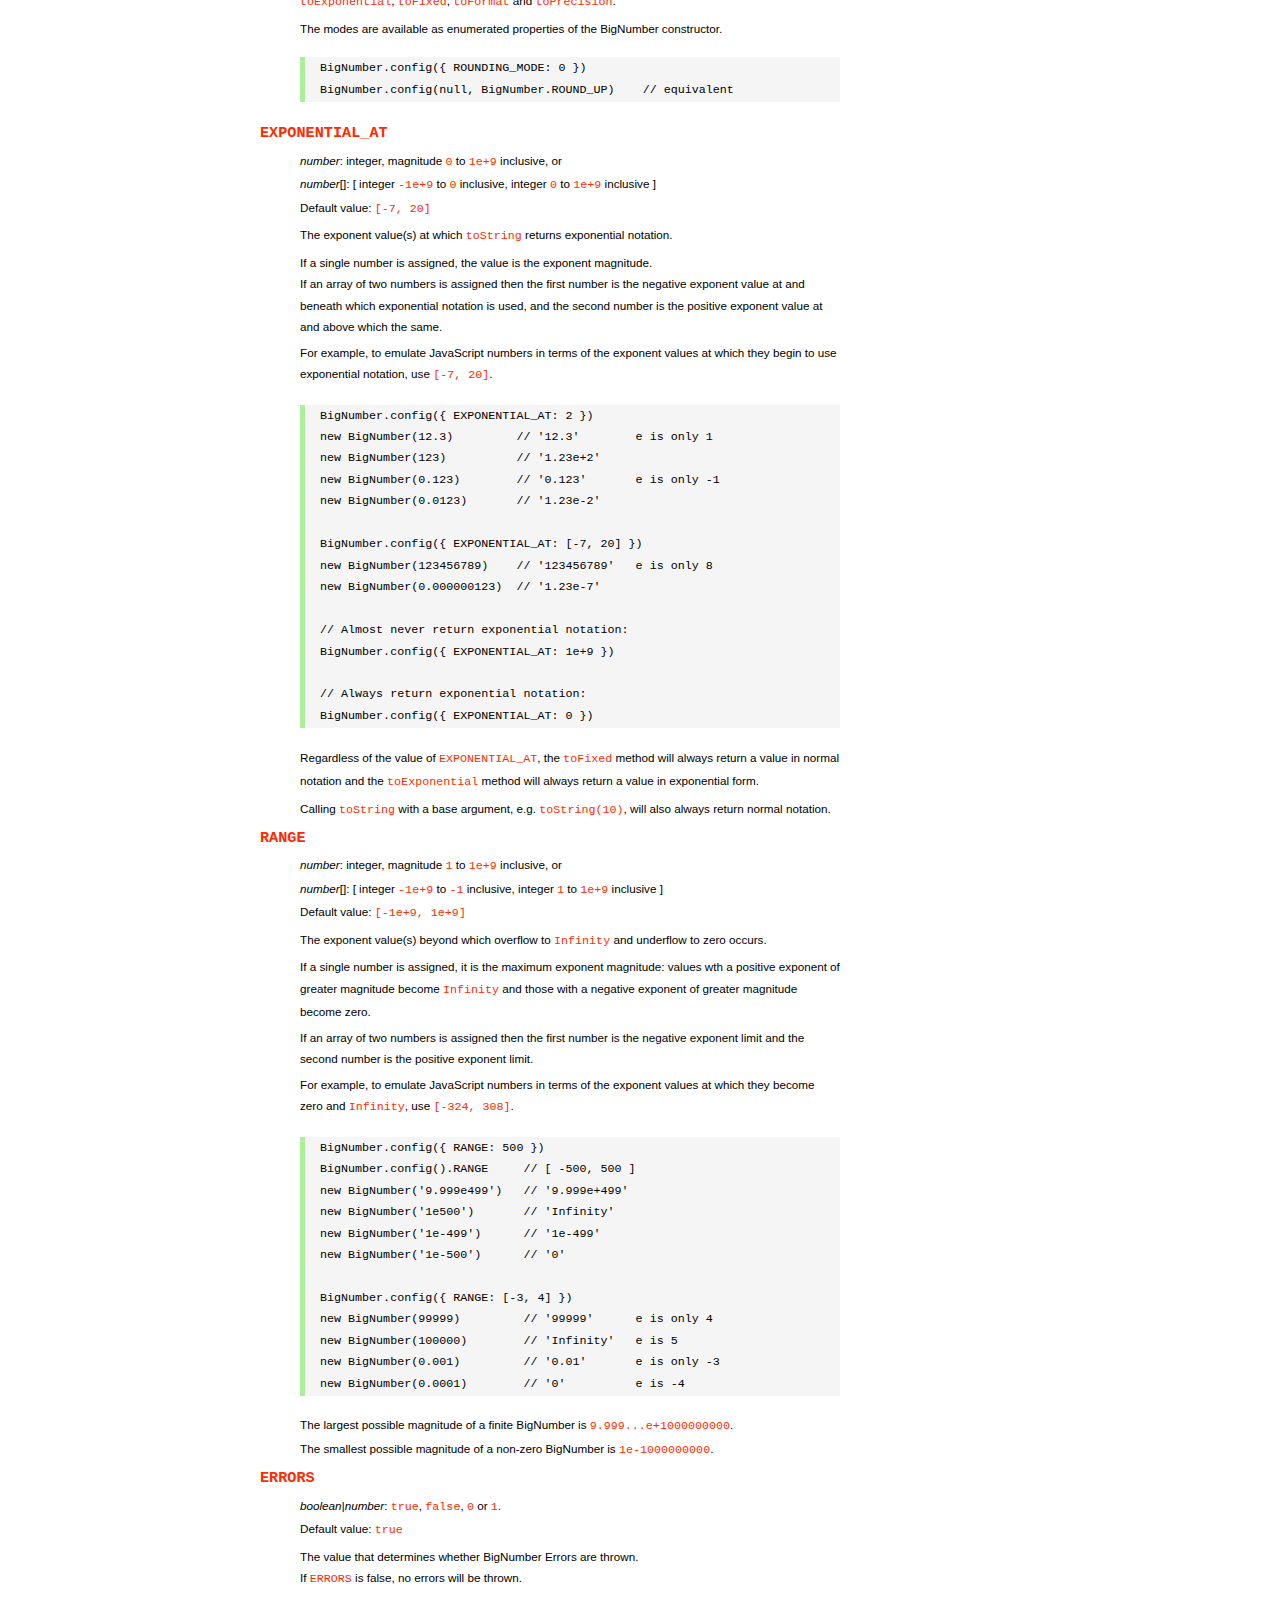
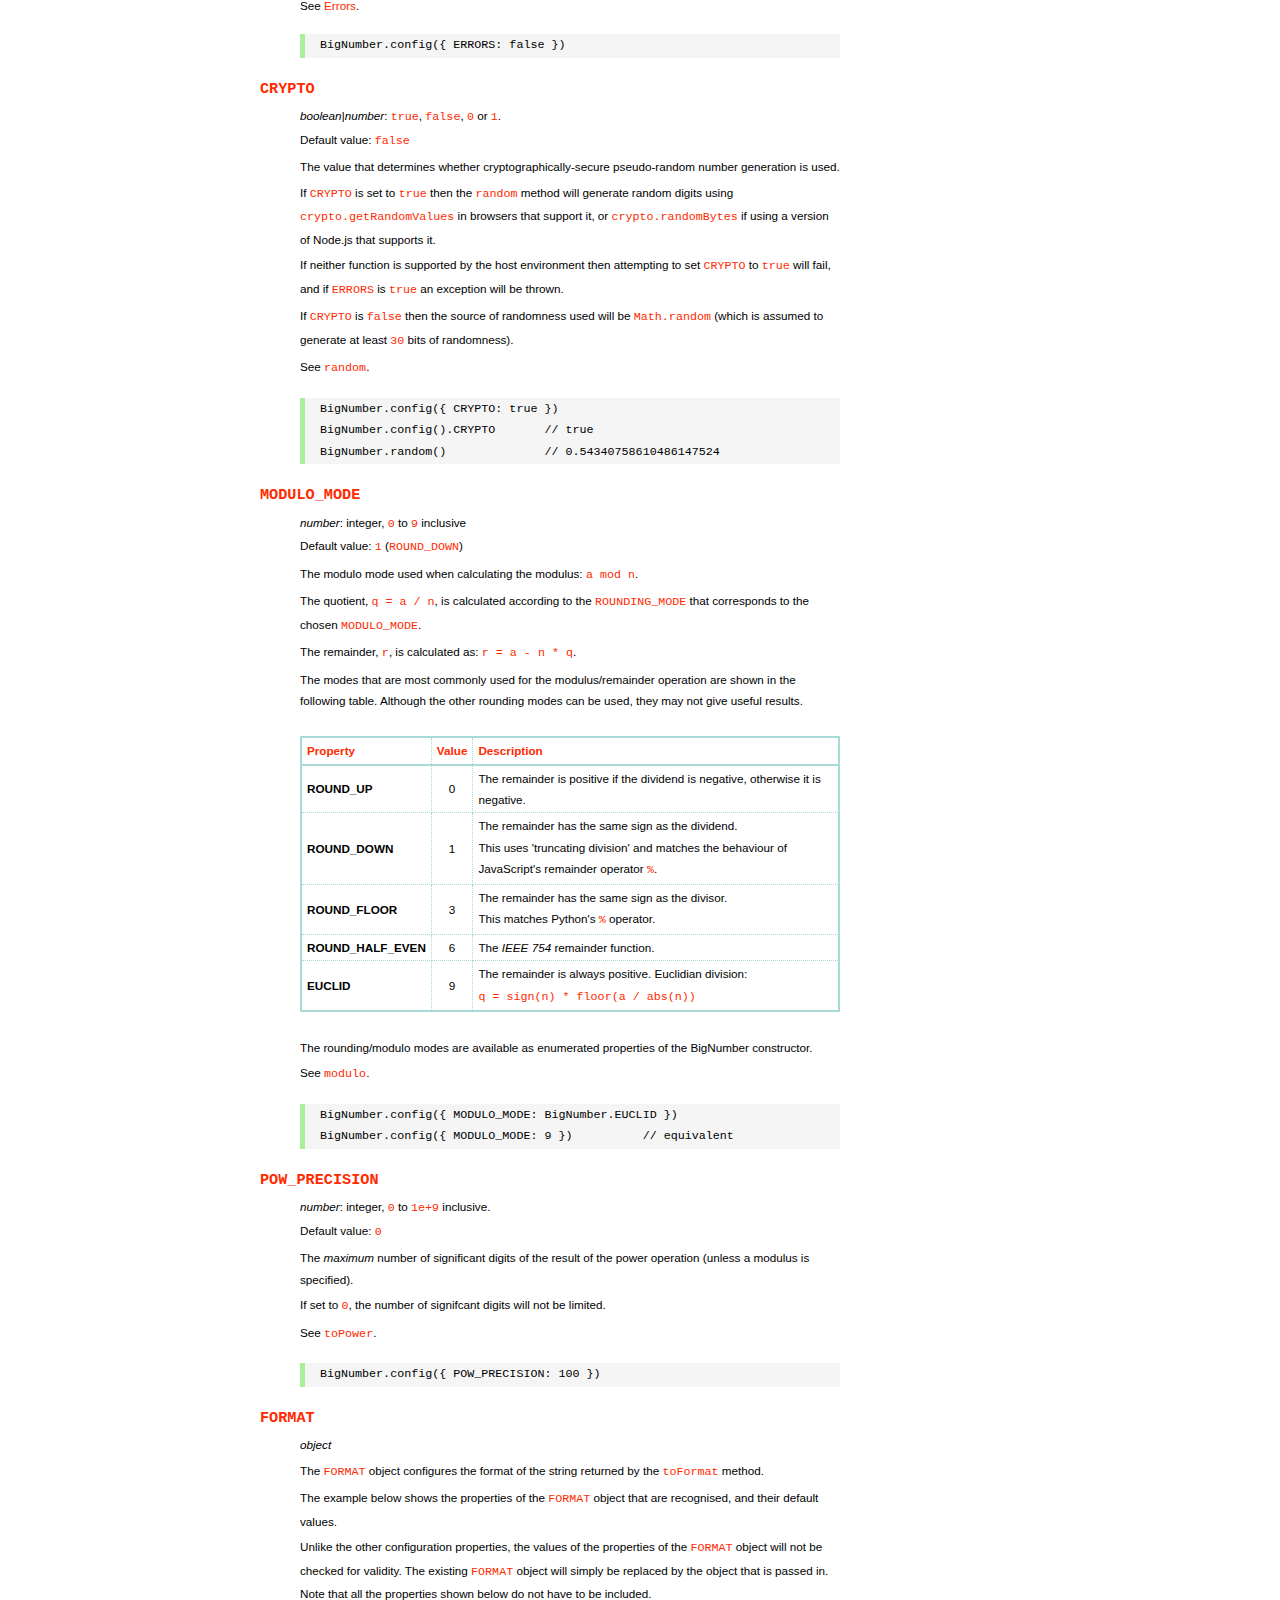
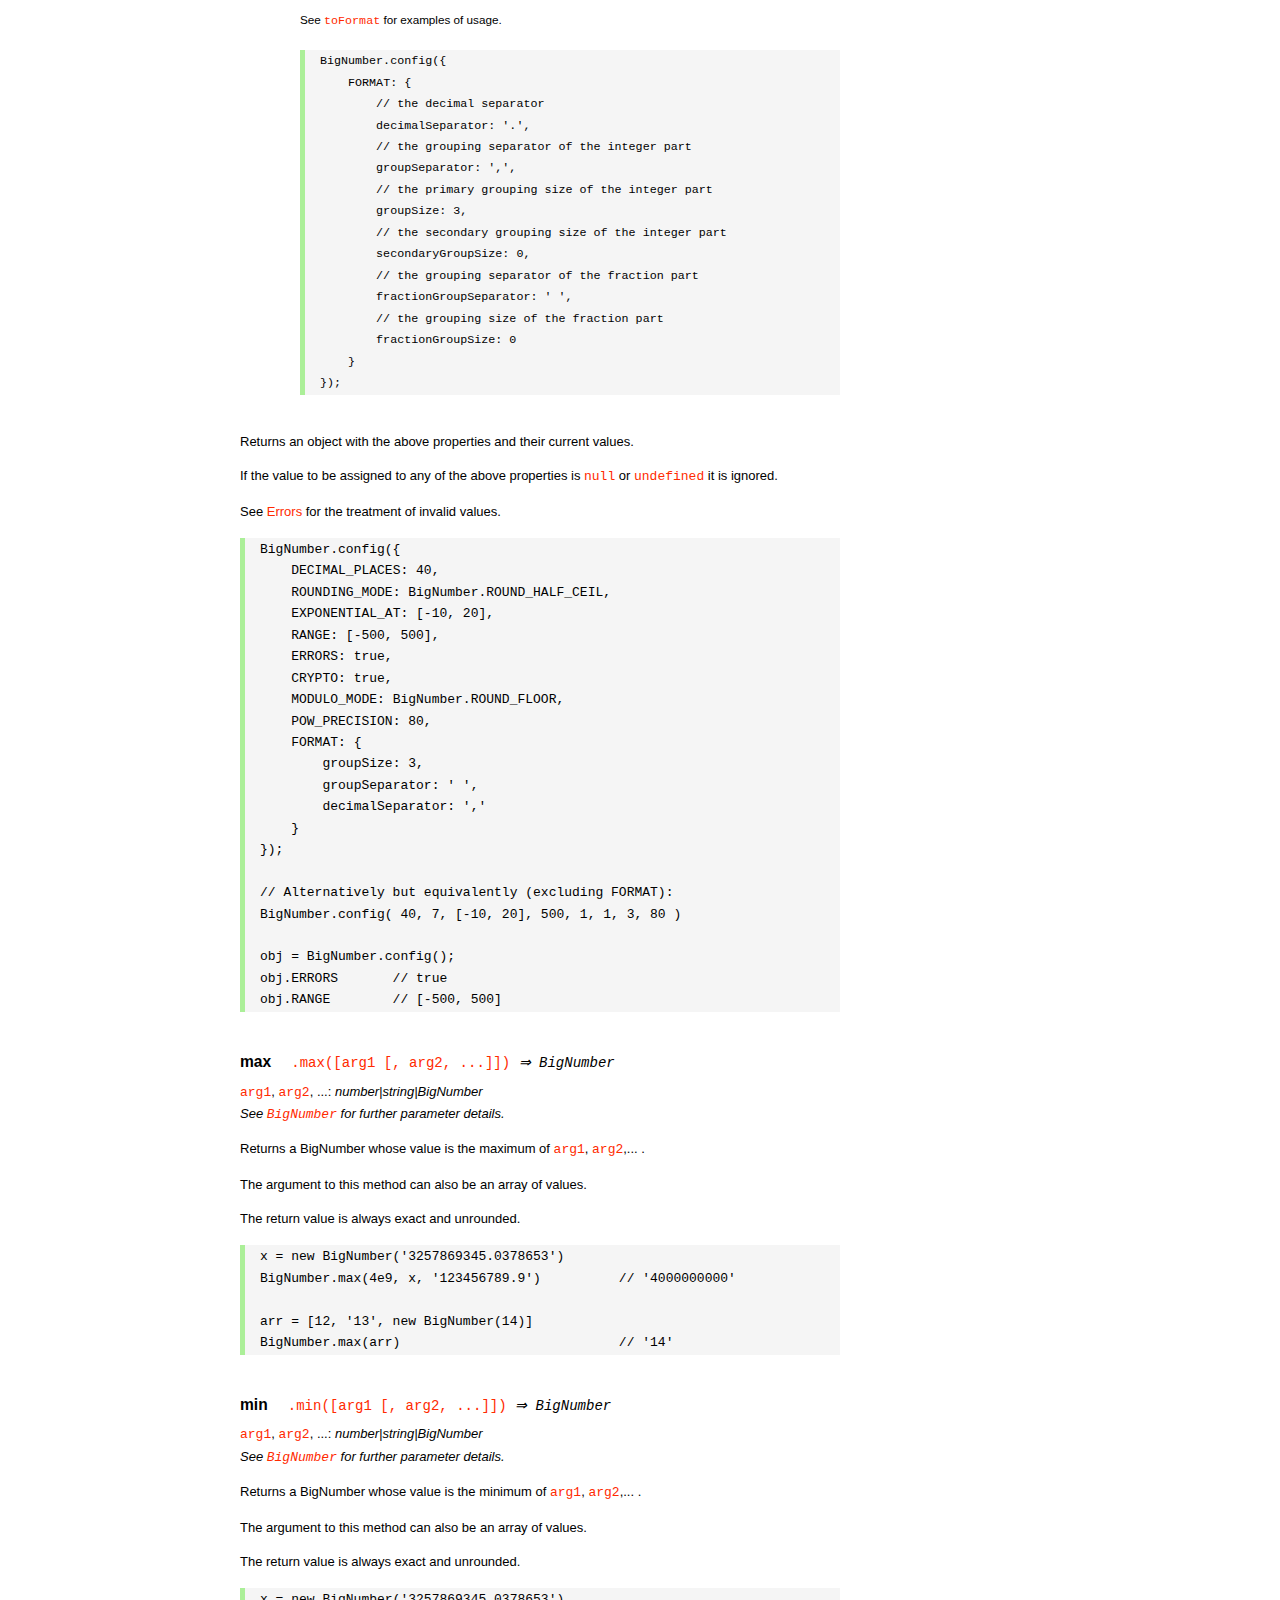
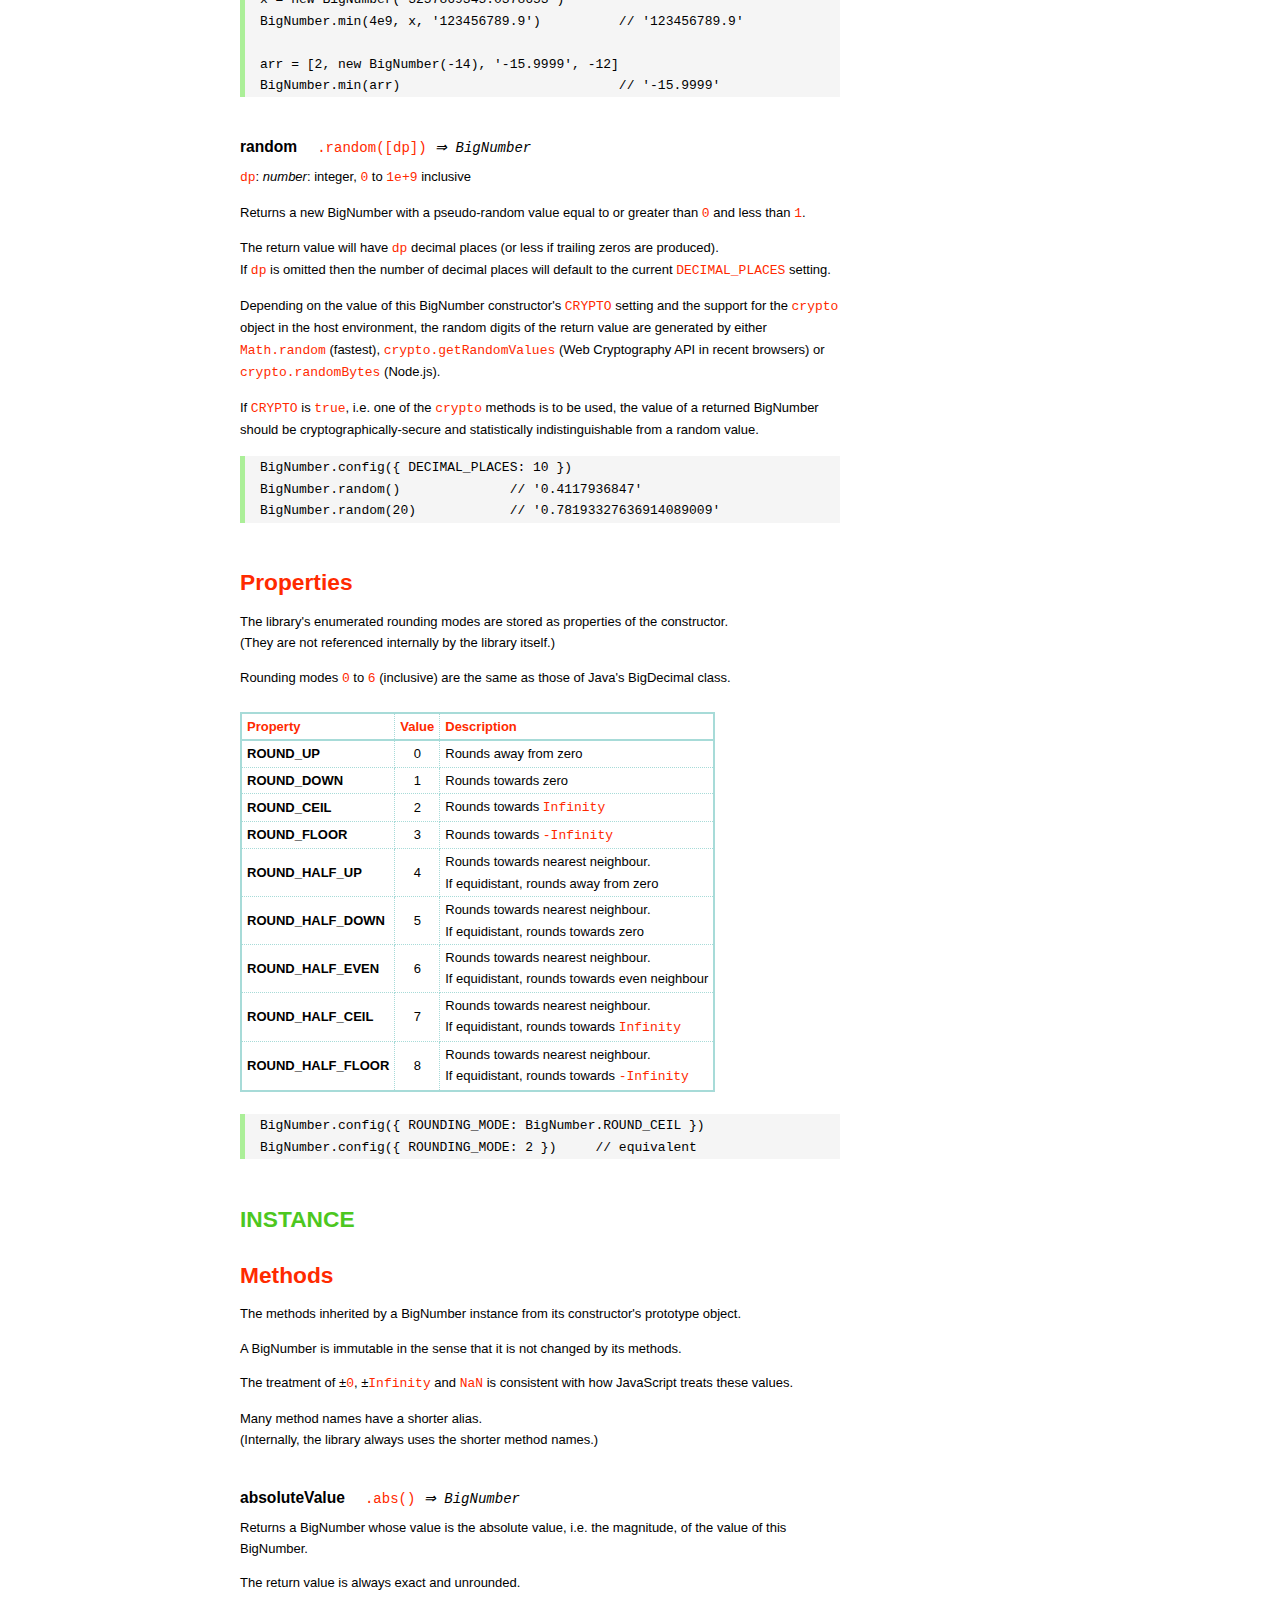
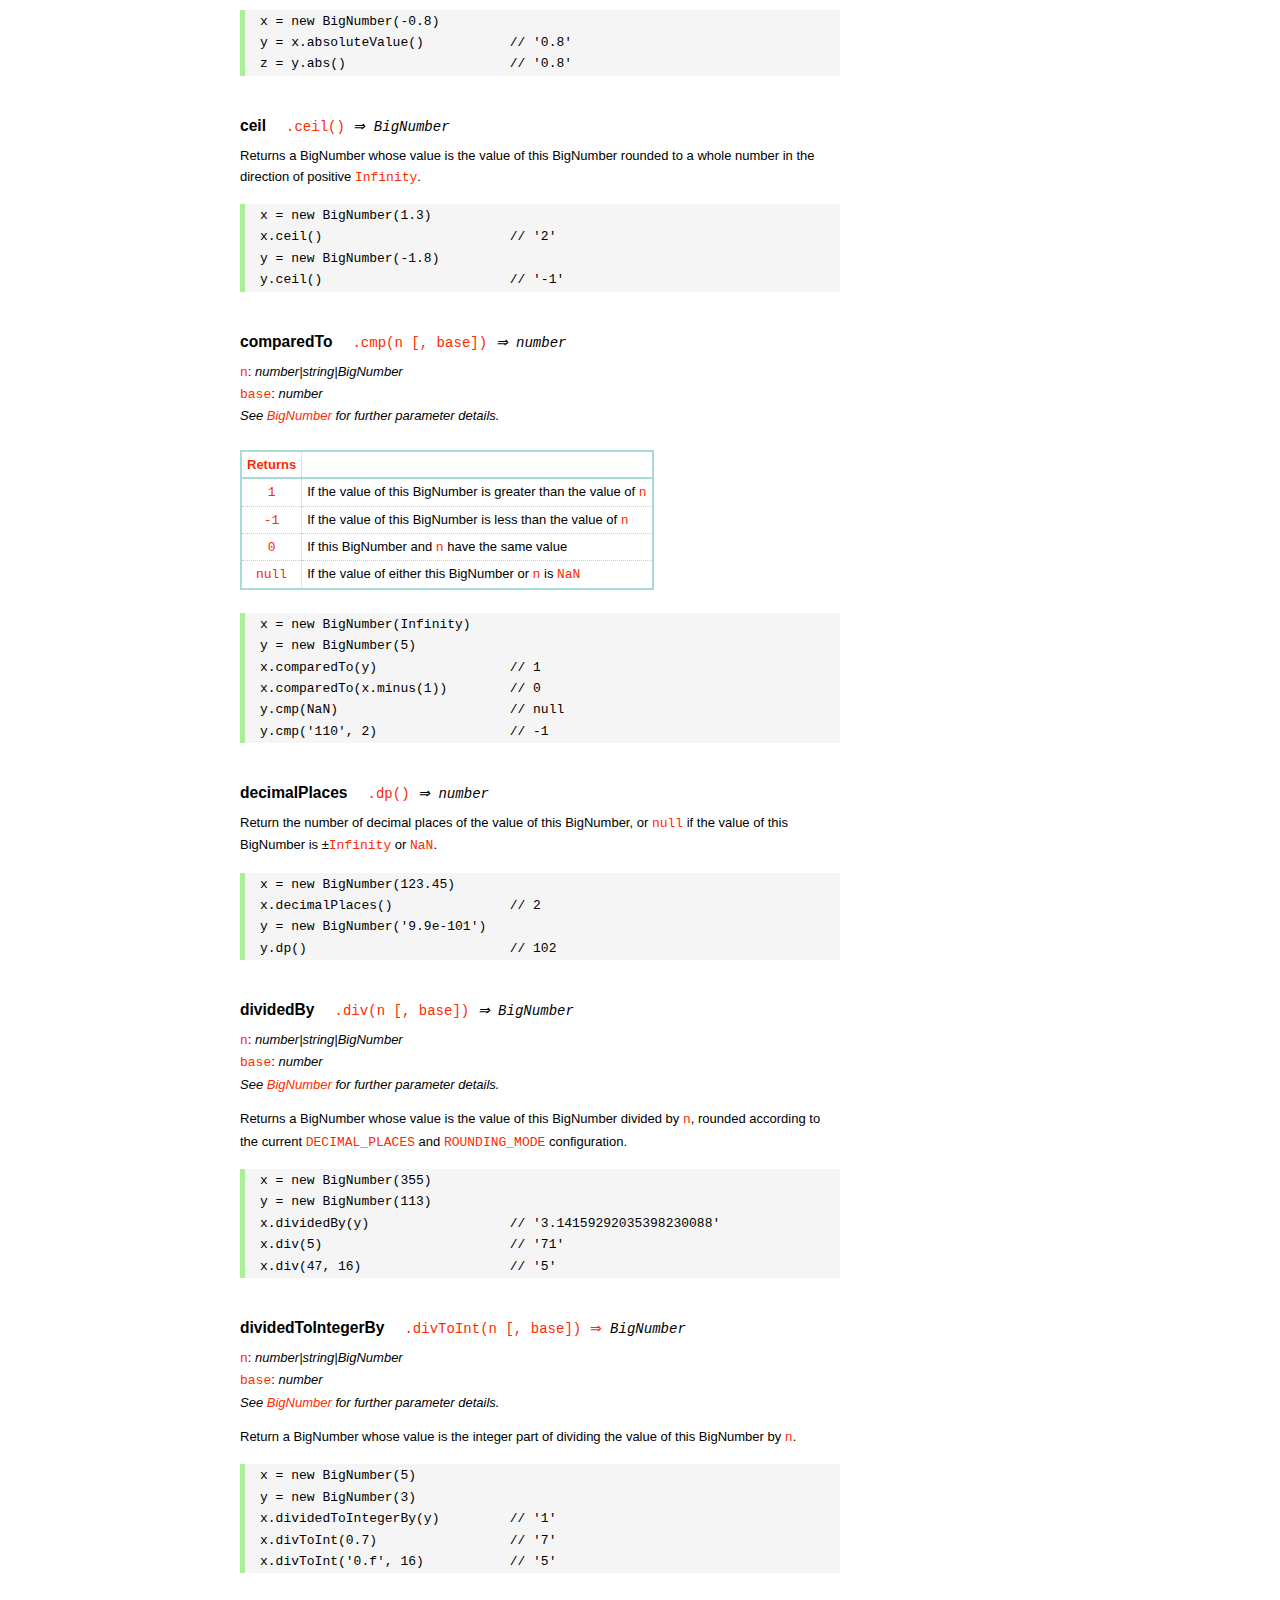
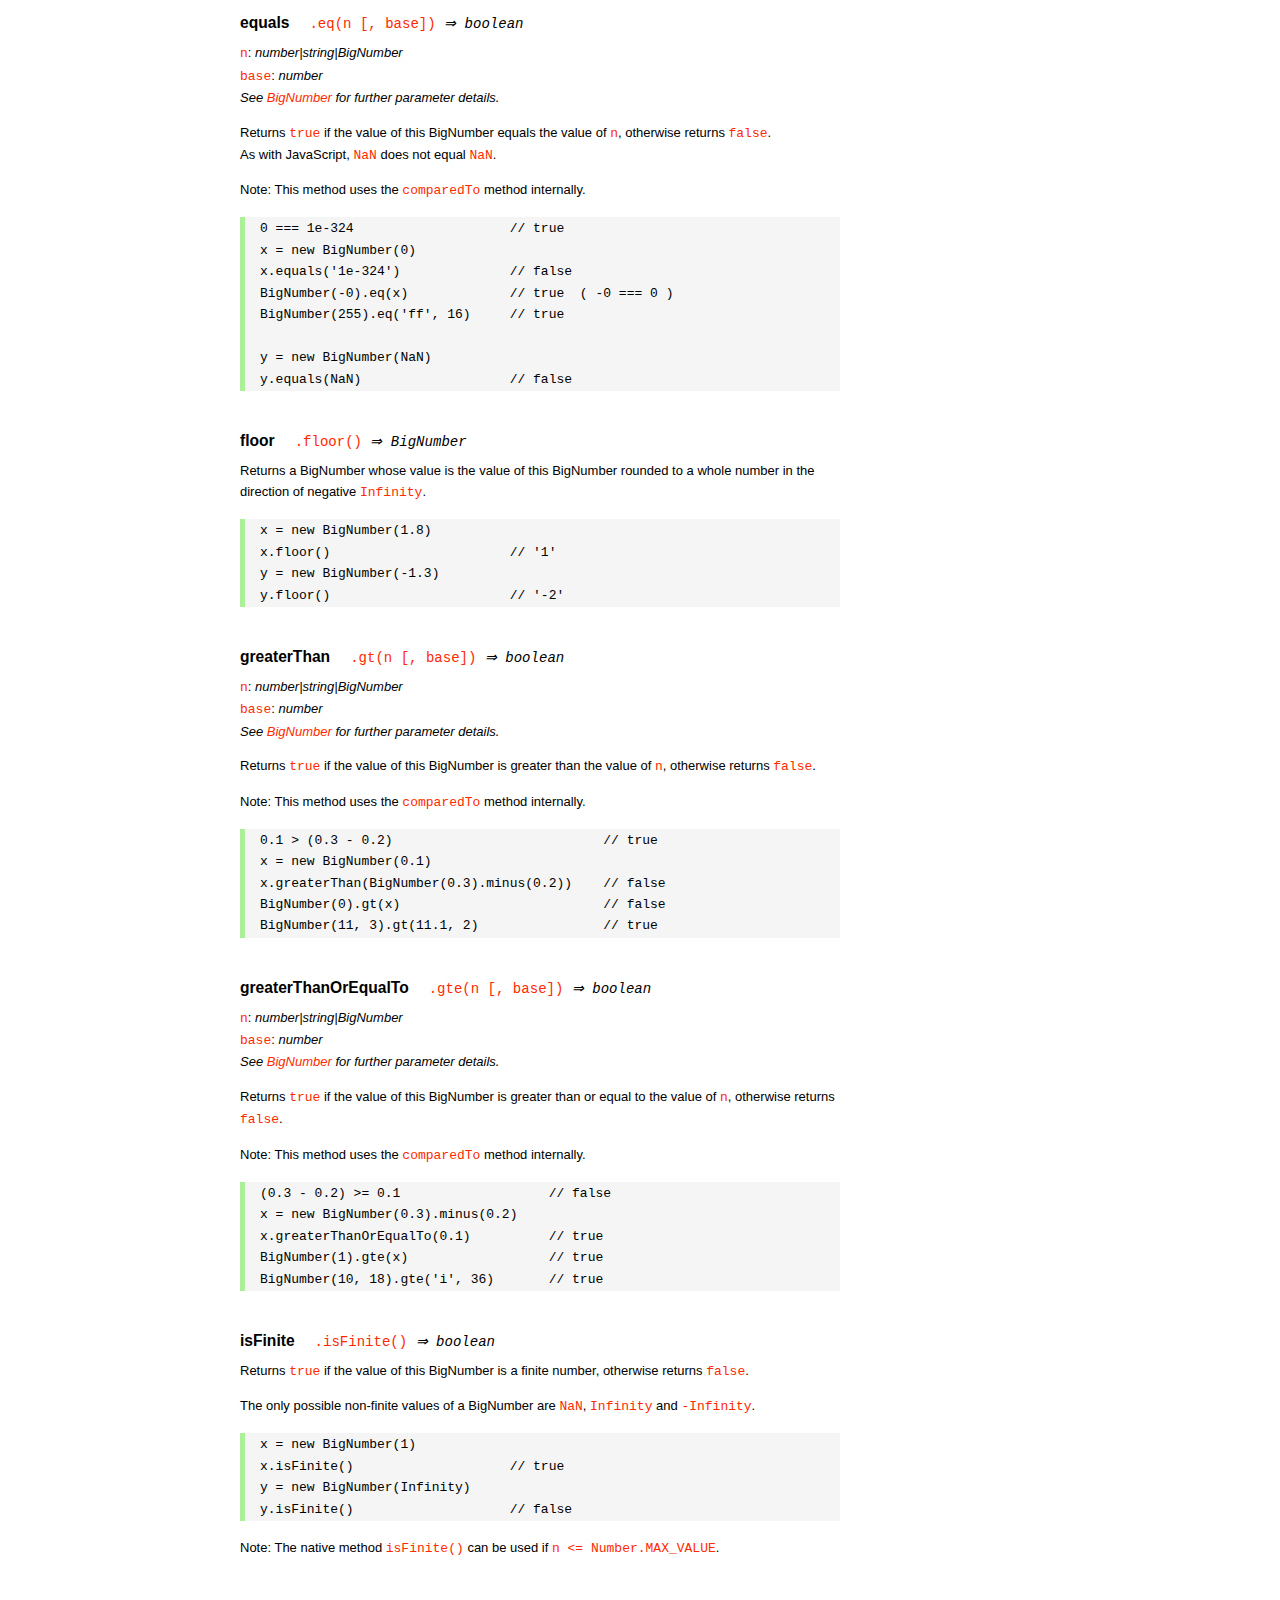
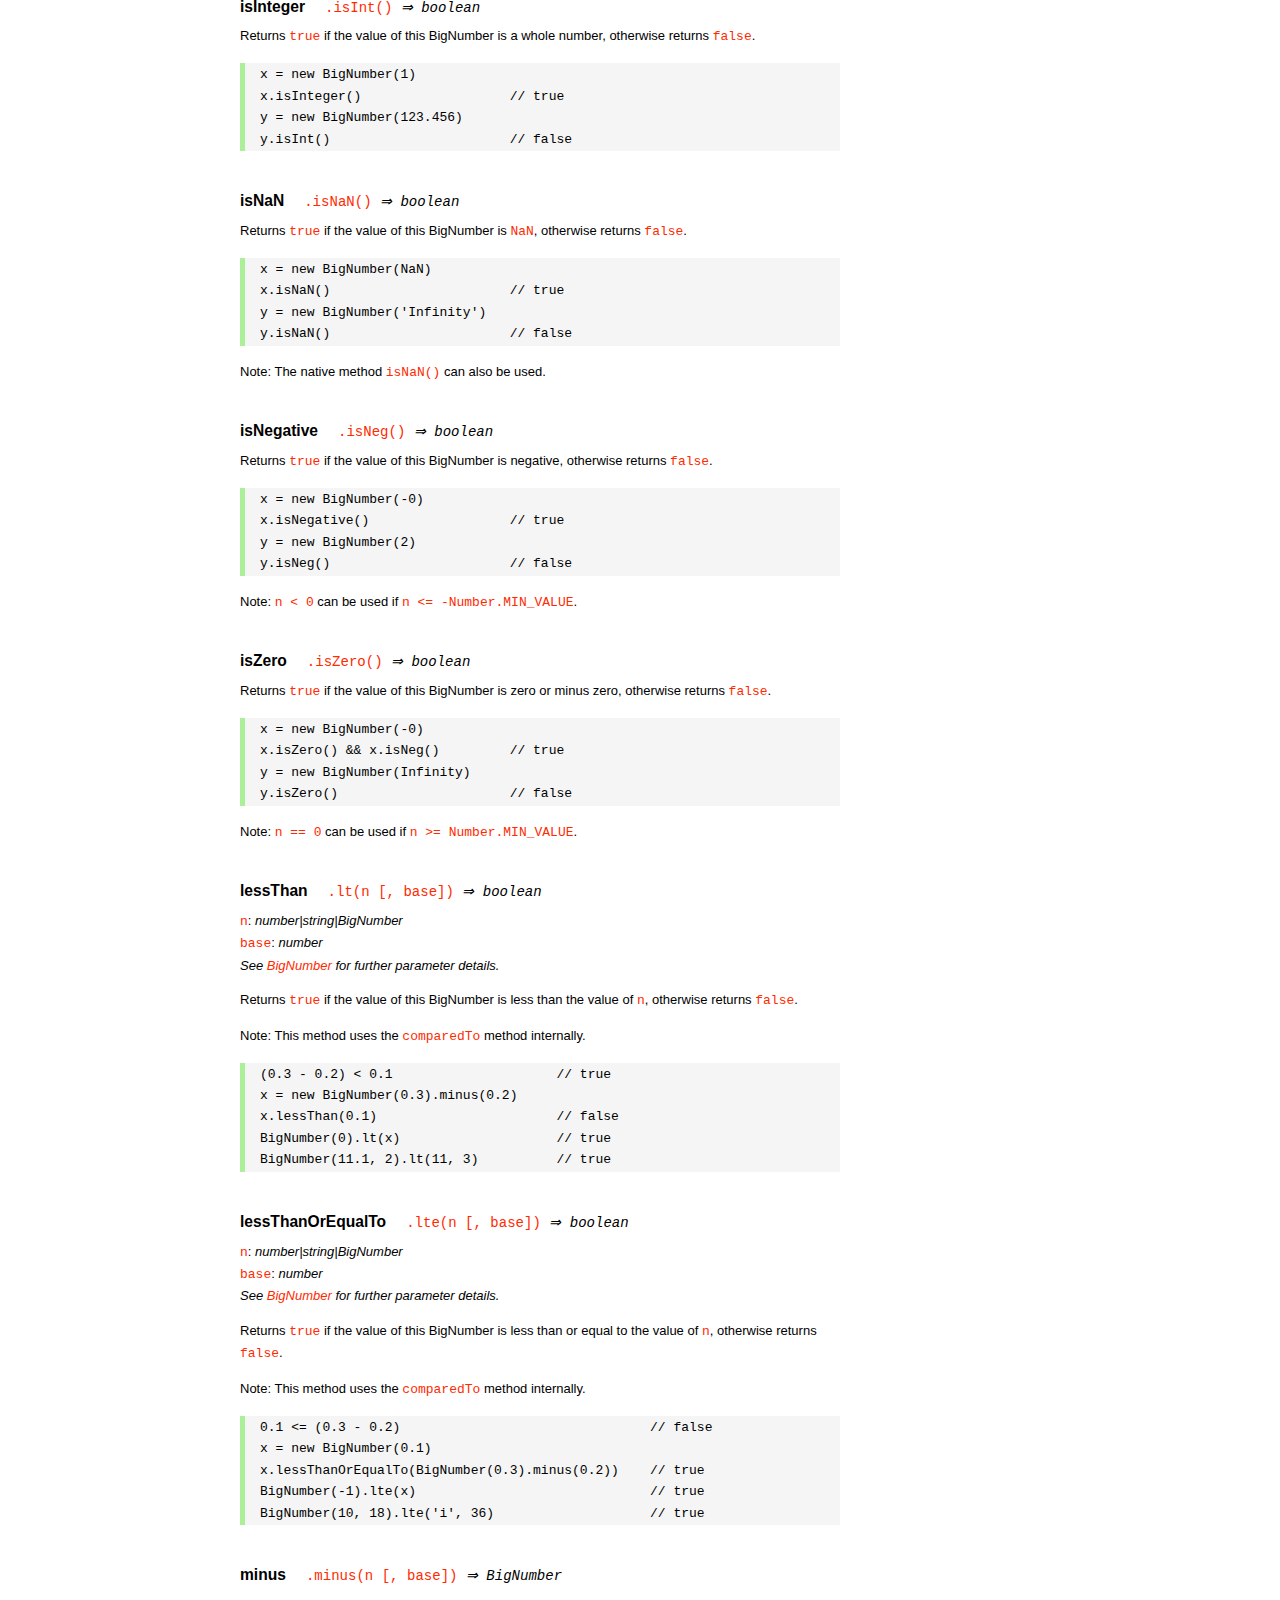
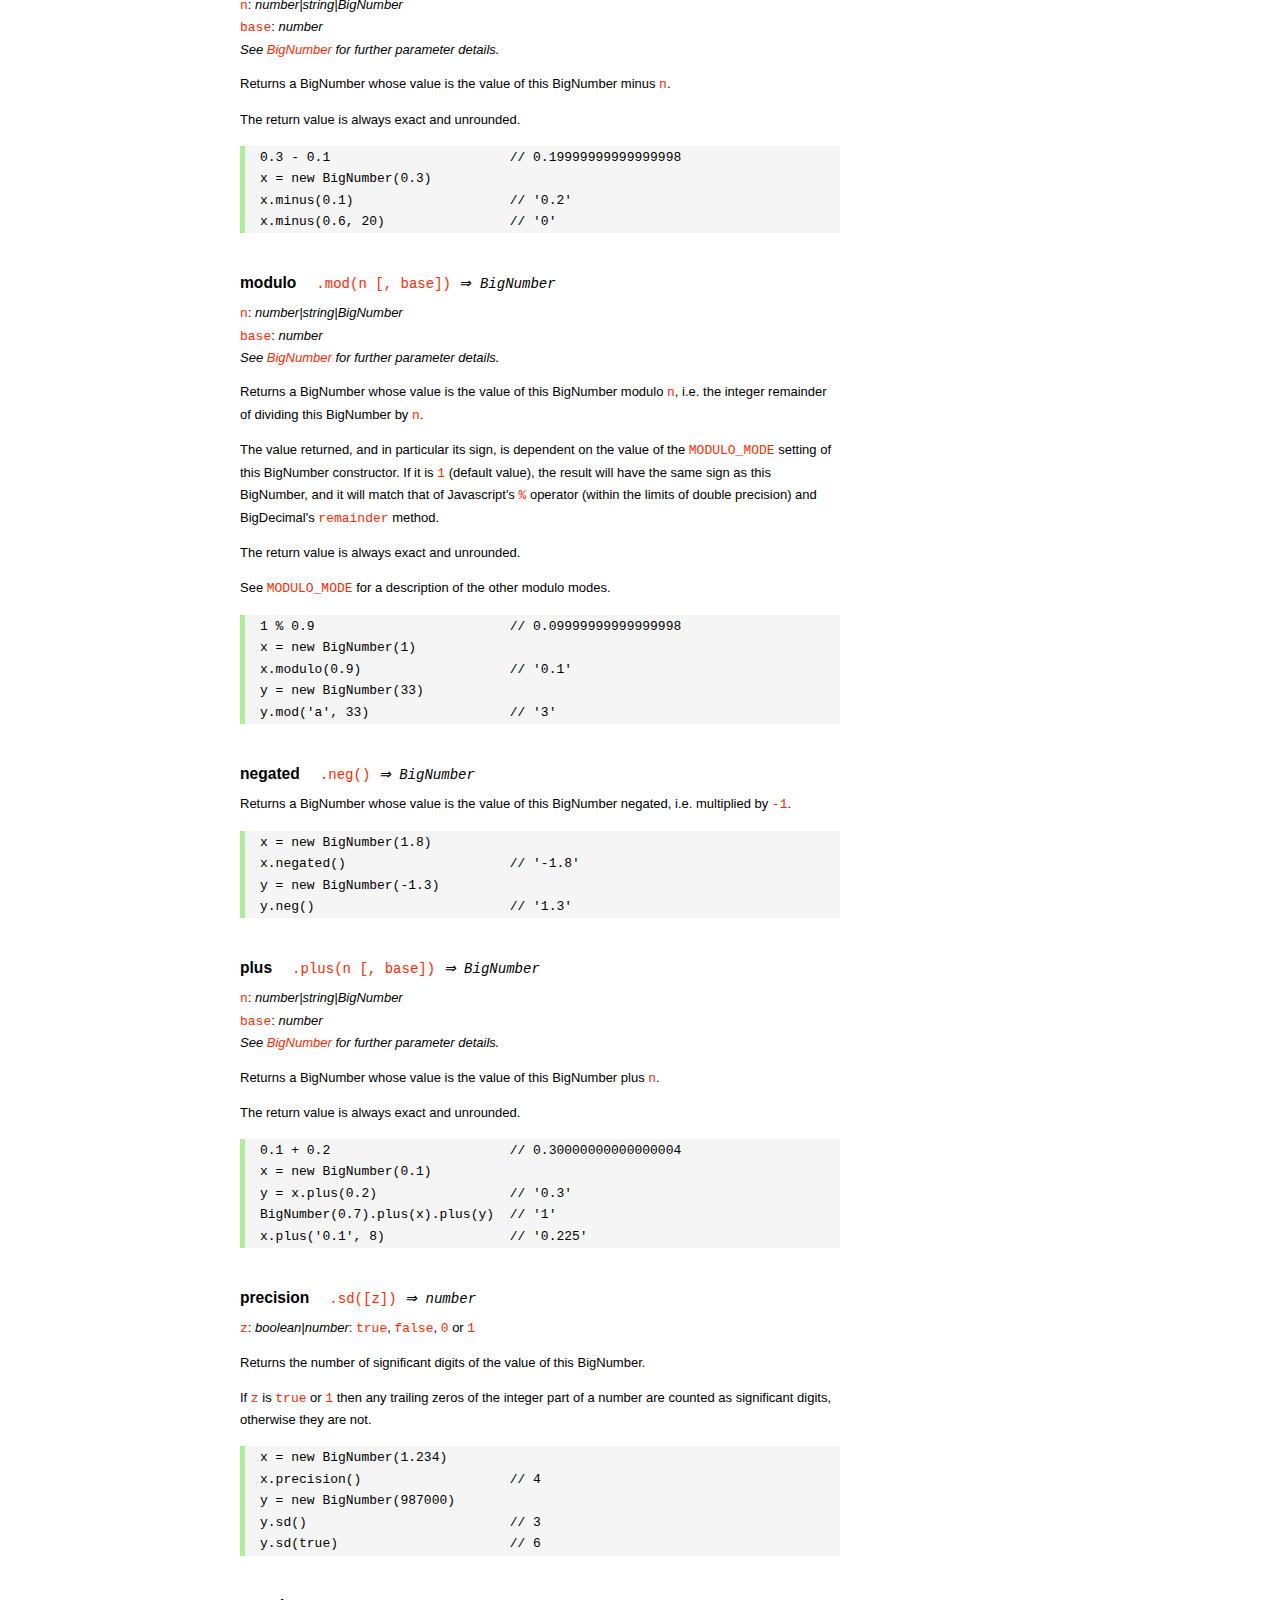
<file: node_modules/mysql/node_modules/bignumber.js/doc/API.html>
<!DOCTYPE HTML>
<html>
<head>
<meta charset="utf-8">
<meta http-equiv="X-UA-Compatible" content="IE=edge">
<meta name="Author" content="M Mclaughlin">
<title>bignumber.js API</title>
<style>
html{font-size:100%}
body{background:#fff;font-family:"Helvetica Neue",Helvetica,Arial,sans-serif;font-size:13px;
  line-height:1.65em;min-height:100%;margin:0}
body,i{color:#000}
.nav{background:#fff;position:fixed;top:0;bottom:0;left:0;width:200px;overflow-y:auto;
  padding:15px 0 30px 15px}
div.container{width:600px;margin:50px 0 50px 240px}
p{margin:0 0 1em;width:600px}
pre,ul{margin:1em 0}
h1,h2,h3,h4,h5{margin:0;padding:1.5em 0 0}
h1,h2{padding:.75em 0}
h1{font:400 3em Verdana,sans-serif;color:#000;margin-bottom:1em}
h2{font-size:2.25em;color:#ff2a00}
h3{font-size:1.75em;color:#4dc71f}
h4{font-size:1.75em;color:#ff2a00;padding-bottom:.75em}
h5{font-size:1.2em;margin-bottom:.4em}
h6{font-size:1.1em;margin-bottom:0.8em;padding:0.5em 0}
dd{padding-top:.35em}
dt{padding-top:.5em}
b{font-weight:700}
dt b{font-size:1.3em}
a,a:visited{color:#ff2a00;text-decoration:none}
a:active,a:hover{outline:0;text-decoration:underline}
.nav a,.nav b,.nav a:visited{display:block;color:#ff2a00;font-weight:700; margin-top:15px}
.nav b{color:#4dc71f;margin-top:20px;cursor:default;width:auto}
ul{list-style-type:none;padding:0 0 0 20px}
.nav ul{line-height:14px;padding-left:0;margin:5px 0 0}
.nav ul a,.nav ul a:visited,span{display:inline;color:#000;font-family:Verdana,Geneva,sans-serif;
  font-size:11px;font-weight:400;margin:0}
.inset,ul.inset{margin-left:20px}
.inset{font-size:.9em}
.nav li{width:auto;margin:0 0 3px}
.alias{font-style:italic;margin-left:20px}
table{border-collapse:collapse;border-spacing:0;border:2px solid #a7dbd8;margin:1.75em 0;padding:0}
td,th{text-align:left;margin:0;padding:2px 5px;border:1px dotted #a7dbd8}
th{border-top:2px solid #a7dbd8;border-bottom:2px solid #a7dbd8;color:#ff2a00}
code,pre{font-family:Consolas, monaco, monospace;font-weight:400}
pre{background:#f5f5f5;white-space:pre-wrap;word-wrap:break-word;border-left:5px solid #abef98;
  padding:1px 0 1px 15px;margin:1.2em 0}
code,.nav-title{color:#ff2a00}
.end{margin-bottom:25px}
.centre{text-align:center}
.error-table{font-size:13px;width:100%}
#faq{margin:3em 0 0}
li span{float:right;margin-right:10px;color:#c0c0c0}
#js{font:inherit;color:#4dc71f}
</style>
</head>
<body>

  <div class="nav">

    <a class='nav-title' href="#">API</a>

    <b> CONSTRUCTOR </b>
    <ul>
      <li><a href="#bignumber">BigNumber</a></li>
    </ul>

    <a href="#methods">Methods</a>
    <ul>
      <li><a href="#another">another</a></li>
      <li><a href="#config" >config</a></li>
      <li>
        <ul class="inset">
          <li><a href="#decimal-places">DECIMAL_PLACES</a></li>
          <li><a href="#rounding-mode" >ROUNDING_MODE</a></li>
          <li><a href="#exponential-at">EXPONENTIAL_AT</a></li>
          <li><a href="#range"         >RANGE</a></li>
          <li><a href="#errors"        >ERRORS</a></li>
          <li><a href="#crypto"        >CRYPTO</a></li>
          <li><a href="#modulo-mode"   >MODULO_MODE</a></li>
          <li><a href="#pow-precision" >POW_PRECISION</a></li>
          <li><a href="#format"        >FORMAT</a></li>
        </ul>
      </li>
      <li><a href="#max"   >max</a></li>
      <li><a href="#min"   >min</a></li>
      <li><a href="#random">random</a></li>
    </ul>

    <a href="#constructor-properties">Properties</a>
    <ul>
      <li><a href="#round-up"        >ROUND_UP</a></li>
      <li><a href="#round-down"      >ROUND_DOWN</a></li>
      <li><a href="#round-ceil"      >ROUND_CEIL</a></li>
      <li><a href="#round-floor"     >ROUND_FLOOR</a></li>
      <li><a href="#round-half-up"   >ROUND_HALF_UP</a></li>
      <li><a href="#round-half-down" >ROUND_HALF_DOWN</a></li>
      <li><a href="#round-half-even" >ROUND_HALF_EVEN</a></li>
      <li><a href="#round-half-ceil" >ROUND_HALF_CEIL</a></li>
      <li><a href="#round-half-floor">ROUND_HALF_FLOOR</a></li>
    </ul>

    <b> INSTANCE </b>

    <a href="#prototype-methods">Methods</a>
    <ul>
      <li><a href="#abs"    >absoluteValue       </a><span>abs</span>     </li>
      <li><a href="#ceil"   >ceil                </a>                     </li>
      <li><a href="#cmp"    >comparedTo          </a><span>cmp</span>     </li>
      <li><a href="#dp"     >decimalPlaces       </a><span>dp</span>      </li>
      <li><a href="#div"    >dividedBy           </a><span>div</span>     </li>
      <li><a href="#divInt" >dividedToIntegerBy  </a><span>divToInt</span></li>
      <li><a href="#eq"     >equals              </a><span>eq</span>      </li>
      <li><a href="#floor"  >floor               </a>                     </li>
      <li><a href="#gt"     >greaterThan         </a><span>gt</span>      </li>
      <li><a href="#gte"    >greaterThanOrEqualTo</a><span>gte</span>     </li>
      <li><a href="#isF"    >isFinite            </a>                     </li>
      <li><a href="#isInt"  >isInteger           </a><span>isInt</span>   </li>
      <li><a href="#isNaN"  >isNaN               </a>                     </li>
      <li><a href="#isNeg"  >isNegative          </a><span>isNeg</span>   </li>
      <li><a href="#isZ"    >isZero              </a>                     </li>
      <li><a href="#lt"     >lessThan            </a><span>lt</span>      </li>
      <li><a href="#lte"    >lessThanOrEqualTo   </a><span>lte</span>     </li>
      <li><a href="#minus"  >minus               </a><span>sub</span>     </li>
      <li><a href="#mod"    >modulo              </a><span>mod</span>     </li>
      <li><a href="#neg"    >negated             </a><span>neg</span>     </li>
      <li><a href="#plus"   >plus                </a><span>add</span>     </li>
      <li><a href="#sd"     >precision           </a><span>sd</span>      </li>
      <li><a href="#round"  >round               </a>                     </li>
      <li><a href="#shift"  >shift               </a>                     </li>
      <li><a href="#sqrt"   >squareRoot          </a><span>sqrt</span>    </li>
      <li><a href="#times"  >times               </a><span>mul</span>     </li>
      <li><a href="#toD"    >toDigits            </a>                     </li>
      <li><a href="#toE"    >toExponential       </a>                     </li>
      <li><a href="#toFix"  >toFixed             </a>                     </li>
      <li><a href="#toFor"  >toFormat            </a>                     </li>
      <li><a href="#toFr"   >toFraction          </a>                     </li>
      <li><a href="#toJSON" >toJSON              </a>                     </li>
      <li><a href="#toN"    >toNumber            </a>                     </li>
      <li><a href="#pow"    >toPower             </a><span>pow</span>     </li>
      <li><a href="#toP"    >toPrecision         </a>                     </li>
      <li><a href="#toS"    >toString            </a>                     </li>
      <li><a href="#trunc"  >truncated           </a><span>trunc</span>   </li>
      <li><a href="#valueOf">valueOf             </a>                     </li>
    </ul>

    <a href="#instance-properties">Properties</a>
    <ul>
      <li><a href="#coefficient">c: coefficient</a></li>
      <li><a href="#exponent"   >e: exponent</a></li>
      <li><a href="#sign"       >s: sign</a></li>
      <li><a href="#isbig"      >isBigNumber</a></li>
    </ul>

    <a href="#zero-nan-infinity">Zero, NaN &amp; Infinity</a>
    <a href="#Errors">Errors</a>
    <a class='end' href="#faq">FAQ</a>

  </div>

  <div class="container">

    <h1>bignumber<span id='js'>.js</span></h1>

    <p>A JavaScript library for arbitrary-precision arithmetic.</p>
    <p><a href="https://github.com/MikeMcl/bignumber.js">Hosted on GitHub</a>. </p>

    <h2>API</h2>

    <p>
      See the <a href='https://github.com/MikeMcl/bignumber.js'>README</a> on GitHub for a
      quick-start introduction.
    </p>
    <p>
      In all examples below, <code>var</code> and semicolons are not shown, and if a commented-out
      value is in quotes it means <code>toString</code> has been called on the preceding expression.
    </p>


    <h3>CONSTRUCTOR</h3>

    <h5 id="bignumber">
      BigNumber<code class='inset'>BigNumber(value [, base]) <i>&rArr; BigNumber</i></code>
    </h5>
    <dl>
      <dt><code>value</code></dt>
      <dd>
        <i>number|string|BigNumber</i>: see <a href='#range'>RANGE</a> for
        range.
      </dd>
      <dd>
        A numeric value.
      </dd>
      <dd>
        Legitimate values include &plusmn;<code>0</code>, &plusmn;<code>Infinity</code> and
        <code>NaN</code>.
      </dd>
      <dd>
        Values of type <em>number</em> with more than <code>15</code> significant digits are
        considered invalid (if <a href='#errors'><code>ERRORS</code></a> is true) as calling
        <code><a href='#toS'>toString</a></code> or <code><a href='#valueOf'>valueOf</a></code> on
        such numbers may not result in the intended value.
        <pre>console.log( 823456789123456.3 );    // 823456789123456.2</pre>
      </dd>
      <dd>
        There is no limit to the number of digits of a value of type <em>string</em> (other than
        that of JavaScript's maximum array size).
      </dd>
      <dd>
        Decimal string values may be in exponential, as well as normal (fixed-point) notation.
        Non-decimal values must be in normal notation.
      </dd>
      <dd>
        String values in hexadecimal literal form, e.g. <code>'0xff'</code>, are valid, as are
        string values with the octal and binary prefixs <code>'0o'</code> and <code>'0b'</code>.
        String values in octal literal form without the prefix will be interpreted as
        decimals, e.g. <code>'011'</code> is interpreted as 11, not 9.
      </dd>
      <dd>Values in any base may have fraction digits.</dd>
      <dd>
        For bases from <code>10</code> to <code>36</code>, lower and/or upper case letters can be
        used to represent values from <code>10</code> to <code>35</code>.
      </dd>
      <dd>
        For bases above 36, <code>a-z</code> represents values from <code>10</code> to
        <code>35</code>, <code>A-Z</code> from <code>36</code> to <code>61</code>, and
        <code>$</code> and <code>_</code> represent <code>62</code> and <code>63</code> respectively
        <i>(this can be changed by editing the <code>ALPHABET</code> variable near the top of the
        source file)</i>.
      </dd>
    </dl>
    <dl>
      <dt><code>base</code></dt>
      <dd>
        <i>number</i>: integer, <code>2</code> to <code>64</code> inclusive
      </dd>
      <dd>The base of <code>value</code>.</dd>
      <dd>
        If <code>base</code> is omitted, or is <code>null</code> or <code>undefined</code>, base
        <code>10</code> is assumed.
      </dd>
    </dl>
    <br />
    <p>Returns a new instance of a BigNumber object.</p>
    <p>
      If a base is specified, the value is rounded according to
      the current <a href='#decimal-places'><code>DECIMAL_PLACES</code></a> and
      <a href='#rounding-mode'><code>ROUNDING_MODE</code></a> configuration.
    </p>
    <p>
      See <a href='#Errors'>Errors</a> for the treatment of an invalid <code>value</code> or
      <code>base</code>.
    </p>
    <pre>
x = new BigNumber(9)                       // '9'
y = new BigNumber(x)                       // '9'

// 'new' is optional if ERRORS is false
BigNumber(435.345)                         // '435.345'

new BigNumber('5032485723458348569331745.33434346346912144534543')
new BigNumber('4.321e+4')                  // '43210'
new BigNumber('-735.0918e-430')            // '-7.350918e-428'
new BigNumber(Infinity)                    // 'Infinity'
new BigNumber(NaN)                         // 'NaN'
new BigNumber('.5')                        // '0.5'
new BigNumber('+2')                        // '2'
new BigNumber(-10110100.1, 2)              // '-180.5'
new BigNumber(-0b10110100.1)               // '-180.5'
new BigNumber('123412421.234324', 5)       // '607236.557696'
new BigNumber('ff.8', 16)                  // '255.5'
new BigNumber('0xff.8')                    // '255.5'</pre>
    <p>
      The following throws <code>'not a base 2 number'</code> if
      <a href='#errors'><code>ERRORS</code></a> is true, otherwise it returns a BigNumber with value
      <code>NaN</code>.
    </p>
    <pre>new BigNumber(9, 2)</pre>
    <p>
      The following throws <code>'number type has more than 15 significant digits'</code> if
      <a href='#errors'><code>ERRORS</code></a> is true, otherwise it returns a BigNumber with value
      <code>96517860459076820</code>.
    </p>
    <pre>new BigNumber(96517860459076817.4395)</pre>
    <p>
      The following throws <code>'not a number'</code> if <a href='#errors'><code>ERRORS</code></a>
      is true, otherwise it returns a BigNumber with value <code>NaN</code>.
    </p>
    <pre>new BigNumber('blurgh')</pre>
    <p>
      A value is only rounded by the constructor if a base is specified.
    </p>
    <pre>BigNumber.config({ DECIMAL_PLACES: 5 })
new BigNumber(1.23456789)                  // '1.23456789'
new BigNumber(1.23456789, 10)              // '1.23457'</pre>



    <h4 id="methods">Methods</h4>
     <p>The static methods of a BigNumber constructor.</p>




    <h5 id="another">
       another<code class='inset'>.another([obj]) <i>&rArr; BigNumber constructor</i></code>
    </h5>
    <p><code>obj</code>: <i>object</i></p>
    <p>
      Returns a new independent BigNumber constructor with configuration as described by
      <code>obj</code> (see <a href='#config'><code>config</code></a>), or with the default
      configuration if <code>obj</code> is <code>null</code> or <code>undefined</code>.
    </p>
    <pre>BigNumber.config({ DECIMAL_PLACES: 5 })
BN = BigNumber.another({ DECIMAL_PLACES: 9 })

x = new BigNumber(1)
y = new BN(1)

x.div(3)                        // 0.33333
y.div(3)                        // 0.333333333

// BN = BigNumber.another({ DECIMAL_PLACES: 9 }) is equivalent to:
BN = BigNumber.another()
BN.config({ DECIMAL_PLACES: 9 })</pre>



    <h5 id="config">config<code class='inset'>set([obj]) <i>&rArr; object</i></code></h5>
    <p>
      <code>obj</code>: <i>object</i>: an object that contains some or all of the following
      properties.
    </p>
    <p>Configures the settings for this particular BigNumber constructor.</p>
    <p><i>Note: the configuration can also be supplied as an argument list, see below.</i></p>
    <dl class='inset'>
      <dt id="decimal-places"><code><b>DECIMAL_PLACES</b></code></dt>
      <dd>
        <i>number</i>: integer, <code>0</code> to <code>1e+9</code> inclusive<br />
        Default value: <code>20</code>
      </dd>
      <dd>
        The <u>maximum</u> number of decimal places of the results of operations involving
        division, i.e. division, square root and base conversion operations, and power
        operations with negative exponents.<br />
      </dd>
      <dd>
      <pre>BigNumber.config({ DECIMAL_PLACES: 5 })
BigNumber.set({ DECIMAL_PLACES: 5 })    // equivalent
BigNumber.config(5)    // equivalent</pre>
      </dd>



      <dt id="rounding-mode"><code><b>ROUNDING_MODE</b></code></dt>
      <dd>
        <i>number</i>: integer, <code>0</code> to <code>8</code> inclusive<br />
        Default value: <code>4</code> <a href="#round-half-up">(<code>ROUND_HALF_UP</code>)</a>
      </dd>
      <dd>
        The rounding mode used in the above operations and the default rounding mode of
        <a href='#round'><code>round</code></a>,
        <a href='#toE'><code>toExponential</code></a>,
        <a href='#toFix'><code>toFixed</code></a>,
        <a href='#toFor'><code>toFormat</code></a> and
        <a href='#toP'><code>toPrecision</code></a>.
      </dd>
      <dd>The modes are available as enumerated properties of the BigNumber constructor.</dd>
       <dd>
      <pre>BigNumber.config({ ROUNDING_MODE: 0 })
BigNumber.config(null, BigNumber.ROUND_UP)    // equivalent</pre>
        </dd>



      <dt id="exponential-at"><code><b>EXPONENTIAL_AT</b></code></dt>
      <dd>
        <i>number</i>: integer, magnitude <code>0</code> to <code>1e+9</code> inclusive, or
        <br />
        <i>number</i>[]: [ integer <code>-1e+9</code> to <code>0</code> inclusive, integer
        <code>0</code> to <code>1e+9</code> inclusive ]<br />
        Default value: <code>[-7, 20]</code>
      </dd>
      <dd>
        The exponent value(s) at which <code>toString</code> returns exponential notation.
      </dd>
      <dd>
        If a single number is assigned, the value is the exponent magnitude.<br />
        If an array of two numbers is assigned then the first number is the negative exponent
        value at and beneath which exponential notation is used, and the second number is the
        positive exponent value at and above which the same.
      </dd>
      <dd>
        For example, to emulate JavaScript numbers in terms of the exponent values at which they
        begin to use exponential notation, use <code>[-7, 20]</code>.
      </dd>
      <dd>
      <pre>BigNumber.config({ EXPONENTIAL_AT: 2 })
new BigNumber(12.3)         // '12.3'        e is only 1
new BigNumber(123)          // '1.23e+2'
new BigNumber(0.123)        // '0.123'       e is only -1
new BigNumber(0.0123)       // '1.23e-2'

BigNumber.config({ EXPONENTIAL_AT: [-7, 20] })
new BigNumber(123456789)    // '123456789'   e is only 8
new BigNumber(0.000000123)  // '1.23e-7'

// Almost never return exponential notation:
BigNumber.config({ EXPONENTIAL_AT: 1e+9 })

// Always return exponential notation:
BigNumber.config({ EXPONENTIAL_AT: 0 })</pre>
      </dd>
      <dd>
        Regardless of the value of <code>EXPONENTIAL_AT</code>, the <code>toFixed</code> method
        will always return a value in normal notation and the <code>toExponential</code> method
        will always return a value in exponential form.
      </dd>
      <dd>
        Calling <code>toString</code> with a base argument, e.g. <code>toString(10)</code>, will
        also always return normal notation.
      </dd>



      <dt id="range"><code><b>RANGE</b></code></dt>
      <dd>
        <i>number</i>: integer, magnitude <code>1</code> to <code>1e+9</code> inclusive, or
        <br />
        <i>number</i>[]: [ integer <code>-1e+9</code> to <code>-1</code> inclusive, integer
        <code>1</code> to <code>1e+9</code> inclusive ]<br />
        Default value: <code>[-1e+9, 1e+9]</code>
      </dd>
      <dd>
        The exponent value(s) beyond which overflow to <code>Infinity</code> and underflow to
        zero occurs.
      </dd>
      <dd>
        If a single number is assigned, it is the maximum exponent magnitude: values wth a
        positive exponent of greater magnitude become <code>Infinity</code> and those with a
        negative exponent of greater magnitude become zero.
      <dd>
        If an array of two numbers is assigned then the first number is the negative exponent
        limit and the second number is the positive exponent limit.
      </dd>
      <dd>
        For example, to emulate JavaScript numbers in terms of the exponent values at which they
        become zero and <code>Infinity</code>, use <code>[-324, 308]</code>.
      </dd>
      <dd>
      <pre>BigNumber.config({ RANGE: 500 })
BigNumber.config().RANGE     // [ -500, 500 ]
new BigNumber('9.999e499')   // '9.999e+499'
new BigNumber('1e500')       // 'Infinity'
new BigNumber('1e-499')      // '1e-499'
new BigNumber('1e-500')      // '0'

BigNumber.config({ RANGE: [-3, 4] })
new BigNumber(99999)         // '99999'      e is only 4
new BigNumber(100000)        // 'Infinity'   e is 5
new BigNumber(0.001)         // '0.01'       e is only -3
new BigNumber(0.0001)        // '0'          e is -4</pre>
      </dd>
      <dd>
        The largest possible magnitude of a finite BigNumber is
        <code>9.999...e+1000000000</code>.<br />
        The smallest possible magnitude of a non-zero BigNumber is <code>1e-1000000000</code>.
      </dd>



      <dt id="errors"><code><b>ERRORS</b></code></dt>
      <dd>
        <i>boolean|number</i>: <code>true</code>, <code>false</code>, <code>0</code> or
        <code>1</code>.<br />
        Default value: <code>true</code>
      </dd>
      <dd>
        The value that determines whether BigNumber Errors are thrown.<br />
        If <code>ERRORS</code> is false, no errors will be thrown.
      </dd>
      <dd>See <a href='#Errors'>Errors</a>.</dd>
      <dd><pre>BigNumber.config({ ERRORS: false })</pre></dd>



      <dt id="crypto"><code><b>CRYPTO</b></code></dt>
      <dd>
        <i>boolean|number</i>: <code>true</code>, <code>false</code>, <code>0</code> or
        <code>1</code>.<br />
        Default value: <code>false</code>
      </dd>
      <dd>
        The value that determines whether cryptographically-secure pseudo-random number
        generation is used.
      </dd>
      <dd>
        If <code>CRYPTO</code> is set to <code>true</code> then the
        <a href='#random'><code>random</code></a> method will generate random digits using
        <code>crypto.getRandomValues</code> in browsers that support it, or
        <code>crypto.randomBytes</code> if using a version of Node.js that supports it.
      </dd>
      <dd>
        If neither function is supported by the host environment then attempting to set
        <code>CRYPTO</code> to <code>true</code> will fail, and if <code>ERRORS</code>
        is <code>true</code> an exception will be thrown.
      </dd>
      <dd>
        If <code>CRYPTO</code> is <code>false</code> then the source of randomness used will be
        <code>Math.random</code> (which is assumed to generate at least <code>30</code> bits of
        randomness).
      </dd>
      <dd>See <a href='#random'><code>random</code></a>.</dd>
      <dd>
      <pre>BigNumber.config({ CRYPTO: true })
BigNumber.config().CRYPTO       // true
BigNumber.random()              // 0.54340758610486147524</pre>
      </dd>



      <dt id="modulo-mode"><code><b>MODULO_MODE</b></code></dt>
      <dd>
        <i>number</i>: integer, <code>0</code> to <code>9</code> inclusive<br />
        Default value: <code>1</code> (<a href="#round-down"><code>ROUND_DOWN</code></a>)
      </dd>
      <dd>The modulo mode used when calculating the modulus: <code>a mod n</code>.</dd>
      <dd>
        The quotient, <code>q = a / n</code>, is calculated according to the
        <a href='#rounding-mode'><code>ROUNDING_MODE</code></a> that corresponds to the chosen
        <code>MODULO_MODE</code>.
      </dd>
      <dd>The remainder, <code>r</code>, is calculated as: <code>r = a - n * q</code>.</dd>
      <dd>
        The modes that are most commonly used for the modulus/remainder operation are shown in
        the following table. Although the other rounding modes can be used, they may not give
        useful results.
      </dd>
      <dd>
        <table>
          <tr><th>Property</th><th>Value</th><th>Description</th></tr>
          <tr>
            <td><b>ROUND_UP</b></td><td class='centre'>0</td>
            <td>
              The remainder is positive if the dividend is negative, otherwise it is negative.
            </td>
          </tr>
          <tr>
            <td><b>ROUND_DOWN</b></td><td class='centre'>1</td>
            <td>
              The remainder has the same sign as the dividend.<br />
              This uses 'truncating division' and matches the behaviour of JavaScript's
              remainder operator <code>%</code>.
            </td>
          </tr>
          <tr>
            <td><b>ROUND_FLOOR</b></td><td class='centre'>3</td>
            <td>
              The remainder has the same sign as the divisor.<br />
              This matches Python's <code>%</code> operator.
            </td>
          </tr>
          <tr>
            <td><b>ROUND_HALF_EVEN</b></td><td class='centre'>6</td>
            <td>The <i>IEEE 754</i> remainder function.</td>
          </tr>
           <tr>
             <td><b>EUCLID</b></td><td class='centre'>9</td>
             <td>
               The remainder is always positive. Euclidian division: <br />
               <code>q = sign(n) * floor(a / abs(n))</code>
             </td>
           </tr>
        </table>
      </dd>
      <dd>
        The rounding/modulo modes are available as enumerated properties of the BigNumber
        constructor.
      </dd>
      <dd>See <a href='#mod'><code>modulo</code></a>.</dd>
      <dd>
        <pre>BigNumber.config({ MODULO_MODE: BigNumber.EUCLID })
BigNumber.config({ MODULO_MODE: 9 })          // equivalent</pre>
      </dd>



      <dt id="pow-precision"><code><b>POW_PRECISION</b></code></dt>
      <dd>
        <i>number</i>: integer, <code>0</code> to <code>1e+9</code> inclusive.<br />
        Default value: <code>0</code>
      </dd>
      <dd>
        The <i>maximum</i> number of significant digits of the result of the power operation
        (unless a modulus is specified).
      </dd>
      <dd>If set to <code>0</code>, the number of signifcant digits will not be limited.</dd>
      <dd>See <a href='#pow'><code>toPower</code></a>.</dd>
      <dd><pre>BigNumber.config({ POW_PRECISION: 100 })</pre></dd>



      <dt id="format"><code><b>FORMAT</b></code></dt>
      <dd><i>object</i></dd>
      <dd>
        The <code>FORMAT</code> object configures the format of the string returned by the
        <a href='#toFor'><code>toFormat</code></a> method.
      </dd>
      <dd>
        The example below shows the properties of the <code>FORMAT</code> object that are
        recognised, and their default values.
      </dd>
      <dd>
         Unlike the other configuration properties, the values of the properties of the
         <code>FORMAT</code> object will not be checked for validity. The existing
         <code>FORMAT</code> object will simply be replaced by the object that is passed in.
         Note that all the properties shown below do not have to be included.
      </dd>
      <dd>See <a href='#toFor'><code>toFormat</code></a> for examples of usage.</dd>
      <dd>
      <pre>
BigNumber.config({
    FORMAT: {
        // the decimal separator
        decimalSeparator: '.',
        // the grouping separator of the integer part
        groupSeparator: ',',
        // the primary grouping size of the integer part
        groupSize: 3,
        // the secondary grouping size of the integer part
        secondaryGroupSize: 0,
        // the grouping separator of the fraction part
        fractionGroupSeparator: ' ',
        // the grouping size of the fraction part
        fractionGroupSize: 0
    }
});</pre>
      </dd>
    </dl>
    <br />
    <p>Returns an object with the above properties and their current values.</p>
    <p>
      If the value to be assigned to any of the above properties is <code>null</code> or
      <code>undefined</code> it is ignored.
    </p>
    <p>See <a href='#Errors'>Errors</a> for the treatment of invalid values.</p>
    <pre>
BigNumber.config({
    DECIMAL_PLACES: 40,
    ROUNDING_MODE: BigNumber.ROUND_HALF_CEIL,
    EXPONENTIAL_AT: [-10, 20],
    RANGE: [-500, 500],
    ERRORS: true,
    CRYPTO: true,
    MODULO_MODE: BigNumber.ROUND_FLOOR,
    POW_PRECISION: 80,
    FORMAT: {
        groupSize: 3,
        groupSeparator: ' ',
        decimalSeparator: ','
    }
});

// Alternatively but equivalently (excluding FORMAT):
BigNumber.config( 40, 7, [-10, 20], 500, 1, 1, 3, 80 )

obj = BigNumber.config();
obj.ERRORS       // true
obj.RANGE        // [-500, 500]</pre>



    <h5 id="max">
      max<code class='inset'>.max([arg1 [, arg2, ...]]) <i>&rArr; BigNumber</i></code>
    </h5>
    <p>
      <code>arg1</code>, <code>arg2</code>, ...: <i>number|string|BigNumber</i><br />
      <i>See <code><a href="#bignumber">BigNumber</a></code> for further parameter details.</i>
    </p>
    <p>
      Returns a BigNumber whose value is the maximum of <code>arg1</code>,
      <code>arg2</code>,... .
    </p>
    <p>The argument to this method can also be an array of values.</p>
    <p>The return value is always exact and unrounded.</p>
    <pre>x = new BigNumber('3257869345.0378653')
BigNumber.max(4e9, x, '123456789.9')          // '4000000000'

arr = [12, '13', new BigNumber(14)]
BigNumber.max(arr)                            // '14'</pre>



    <h5 id="min">
      min<code class='inset'>.min([arg1 [, arg2, ...]]) <i>&rArr; BigNumber</i></code>
    </h5>
    <p>
      <code>arg1</code>, <code>arg2</code>, ...: <i>number|string|BigNumber</i><br />
      <i>See <code><a href="#bignumber">BigNumber</a></code> for further parameter details.</i>
    </p>
    <p>
      Returns a BigNumber whose value is the minimum of <code>arg1</code>,
      <code>arg2</code>,... .
    </p>
    <p>The argument to this method can also be an array of values.</p>
    <p>The return value is always exact and unrounded.</p>
    <pre>x = new BigNumber('3257869345.0378653')
BigNumber.min(4e9, x, '123456789.9')          // '123456789.9'

arr = [2, new BigNumber(-14), '-15.9999', -12]
BigNumber.min(arr)                            // '-15.9999'</pre>



    <h5 id="random">
      random<code class='inset'>.random([dp]) <i>&rArr; BigNumber</i></code>
    </h5>
    <p><code>dp</code>: <i>number</i>: integer, <code>0</code> to <code>1e+9</code> inclusive</p>
    <p>
      Returns a new BigNumber with a pseudo-random value equal to or greater than <code>0</code> and
      less than <code>1</code>.
    </p>
    <p>
      The return value will have <code>dp</code> decimal places (or less if trailing zeros are
      produced).<br />
      If <code>dp</code> is omitted then the number of decimal places will default to the current
      <a href='#decimal-places'><code>DECIMAL_PLACES</code></a> setting.
    </p>
    <p>
      Depending on the value of this BigNumber constructor's
      <a href='#crypto'><code>CRYPTO</code></a> setting and the support for the
      <code>crypto</code> object in the host environment, the random digits of the return value are
      generated by either <code>Math.random</code> (fastest), <code>crypto.getRandomValues</code>
      (Web Cryptography API in recent browsers) or <code>crypto.randomBytes</code> (Node.js).
    </p>
    <p>
      If <a href='#crypto'><code>CRYPTO</code></a> is <code>true</code>, i.e. one of the
      <code>crypto</code> methods is to be used, the value of a returned BigNumber should be
      cryptographically-secure and statistically indistinguishable from a random value.
    </p>
    <pre>BigNumber.config({ DECIMAL_PLACES: 10 })
BigNumber.random()              // '0.4117936847'
BigNumber.random(20)            // '0.78193327636914089009'</pre>



    <h4 id="constructor-properties">Properties</h4>
    <p>
      The library's enumerated rounding modes are stored as properties of the constructor.<br />
      (They are not referenced internally by the library itself.)
    </p>
    <p>
      Rounding modes <code>0</code> to <code>6</code> (inclusive) are the same as those of Java's
      BigDecimal class.
    </p>
    <table>
      <tr>
        <th>Property</th>
        <th>Value</th>
        <th>Description</th>
      </tr>
      <tr>
        <td id="round-up"><b>ROUND_UP</b></td>
        <td class='centre'>0</td>
        <td>Rounds away from zero</td>
      </tr>
      <tr>
        <td id="round-down"><b>ROUND_DOWN</b></td>
        <td class='centre'>1</td>
        <td>Rounds towards zero</td>
      </tr>
      <tr>
        <td id="round-ceil"><b>ROUND_CEIL</b></td>
        <td class='centre'>2</td>
        <td>Rounds towards <code>Infinity</code></td>
      </tr>
      <tr>
        <td id="round-floor"><b>ROUND_FLOOR</b></td>
        <td class='centre'>3</td>
        <td>Rounds towards <code>-Infinity</code></td>
      </tr>
      <tr>
        <td id="round-half-up"><b>ROUND_HALF_UP</b></td>
        <td class='centre'>4</td>
        <td>
          Rounds towards nearest neighbour.<br />
          If equidistant, rounds away from zero
        </td>
      </tr>
      <tr>
        <td id="round-half-down"><b>ROUND_HALF_DOWN</b></td>
        <td class='centre'>5</td>
        <td>
          Rounds towards nearest neighbour.<br />
          If equidistant, rounds towards zero
        </td>
      </tr>
      <tr>
        <td id="round-half-even"><b>ROUND_HALF_EVEN</b></td>
        <td class='centre'>6</td>
        <td>
          Rounds towards nearest neighbour.<br />
          If equidistant, rounds towards even neighbour
        </td>
      </tr>
      <tr>
        <td id="round-half-ceil"><b>ROUND_HALF_CEIL</b></td>
        <td class='centre'>7</td>
        <td>
          Rounds towards nearest neighbour.<br />
          If equidistant, rounds towards <code>Infinity</code>
        </td>
      </tr>
      <tr>
        <td id="round-half-floor"><b>ROUND_HALF_FLOOR</b></td>
        <td class='centre'>8</td>
        <td>
          Rounds towards nearest neighbour.<br />
          If equidistant, rounds towards <code>-Infinity</code>
        </td>
      </tr>
    </table>
    <pre>
BigNumber.config({ ROUNDING_MODE: BigNumber.ROUND_CEIL })
BigNumber.config({ ROUNDING_MODE: 2 })     // equivalent</pre>


    <h3>INSTANCE</h3>

    <h4 id="prototype-methods">Methods</h4>
    <p>The methods inherited by a BigNumber instance from its constructor's prototype object.</p>
    <p>A BigNumber is immutable in the sense that it is not changed by its methods. </p>
    <p>
      The treatment of &plusmn;<code>0</code>, &plusmn;<code>Infinity</code> and <code>NaN</code> is
      consistent with how JavaScript treats these values.
    </p>
    <p>
      Many method names have a shorter alias.<br />
      (Internally, the library always uses the shorter method names.)
    </p>



    <h5 id="abs">absoluteValue<code class='inset'>.abs() <i>&rArr; BigNumber</i></code></h5>
    <p>
      Returns a BigNumber whose value is the absolute value, i.e. the magnitude, of the value of
      this BigNumber.
    </p>
    <p>The return value is always exact and unrounded.</p>
    <pre>
x = new BigNumber(-0.8)
y = x.absoluteValue()           // '0.8'
z = y.abs()                     // '0.8'</pre>



    <h5 id="ceil">ceil<code class='inset'>.ceil() <i>&rArr; BigNumber</i></code></h5>
    <p>
      Returns a BigNumber whose value is the value of this BigNumber rounded to
      a whole number in the direction of positive <code>Infinity</code>.
    </p>
    <pre>
x = new BigNumber(1.3)
x.ceil()                        // '2'
y = new BigNumber(-1.8)
y.ceil()                        // '-1'</pre>



    <h5 id="cmp">comparedTo<code class='inset'>.cmp(n [, base]) <i>&rArr; number</i></code></h5>
    <p>
      <code>n</code>: <i>number|string|BigNumber</i><br />
      <code>base</code>: <i>number</i><br />
      <i>See <a href="#bignumber">BigNumber</a> for further parameter details.</i>
    </p>
    <table>
      <tr><th>Returns</th><th>&nbsp;</th></tr>
      <tr>
        <td class='centre'><code>1</code></td>
        <td>If the value of this BigNumber is greater than the value of <code>n</code></td>
      </tr>
      <tr>
        <td class='centre'><code>-1</code></td>
        <td>If the value of this BigNumber is less than the value of <code>n</code></td>
      </tr>
      <tr>
        <td class='centre'><code>0</code></td>
        <td>If this BigNumber and <code>n</code> have the same value</td>
      </tr>
       <tr>
        <td class='centre'><code>null</code></td>
        <td>If the value of either this BigNumber or <code>n</code> is <code>NaN</code></td>
      </tr>
    </table>
    <pre>
x = new BigNumber(Infinity)
y = new BigNumber(5)
x.comparedTo(y)                 // 1
x.comparedTo(x.minus(1))        // 0
y.cmp(NaN)                      // null
y.cmp('110', 2)                 // -1</pre>



    <h5 id="dp">decimalPlaces<code class='inset'>.dp() <i>&rArr; number</i></code></h5>
    <p>
      Return the number of decimal places of the value of this BigNumber, or <code>null</code> if
      the value of this BigNumber is &plusmn;<code>Infinity</code> or <code>NaN</code>.
    </p>
    <pre>
x = new BigNumber(123.45)
x.decimalPlaces()               // 2
y = new BigNumber('9.9e-101')
y.dp()                          // 102</pre>



    <h5 id="div">dividedBy<code class='inset'>.div(n [, base]) <i>&rArr; BigNumber</i></code>
    </h5>
    <p>
      <code>n</code>: <i>number|string|BigNumber</i><br />
      <code>base</code>: <i>number</i><br />
      <i>See <a href="#bignumber">BigNumber</a> for further parameter details.</i>
    </p>
    <p>
      Returns a BigNumber whose value is the value of this BigNumber divided by
      <code>n</code>, rounded according to the current
      <a href='#decimal-places'><code>DECIMAL_PLACES</code></a> and
      <a href='#rounding-mode'><code>ROUNDING_MODE</code></a> configuration.
    </p>
    <pre>
x = new BigNumber(355)
y = new BigNumber(113)
x.dividedBy(y)                  // '3.14159292035398230088'
x.div(5)                        // '71'
x.div(47, 16)                   // '5'</pre>



    <h5 id="divInt">
      dividedToIntegerBy<code class='inset'>.divToInt(n [, base]) &rArr;
      <i>BigNumber</i></code>
    </h5>
    <p>
      <code>n</code>: <i>number|string|BigNumber</i><br />
      <code>base</code>: <i>number</i><br />
      <i>See <a href="#bignumber">BigNumber</a> for further parameter details.</i>
    </p>
    <p>
      Return a BigNumber whose value is the integer part of dividing the value of this BigNumber by
      <code>n</code>.
    </p>
    <pre>
x = new BigNumber(5)
y = new BigNumber(3)
x.dividedToIntegerBy(y)         // '1'
x.divToInt(0.7)                 // '7'
x.divToInt('0.f', 16)           // '5'</pre>



    <h5 id="eq">equals<code class='inset'>.eq(n [, base]) <i>&rArr; boolean</i></code></h5>
    <p>
      <code>n</code>: <i>number|string|BigNumber</i><br />
      <code>base</code>: <i>number</i><br />
      <i>See <a href="#bignumber">BigNumber</a> for further parameter details.</i>
    </p>
    <p>
      Returns <code>true</code> if the value of this BigNumber equals the value of <code>n</code>,
      otherwise returns <code>false</code>.<br />
      As with JavaScript, <code>NaN</code> does not equal <code>NaN</code>.
    </p>
    <p>Note: This method uses the <a href='#cmp'><code>comparedTo</code></a> method internally.</p>
    <pre>
0 === 1e-324                    // true
x = new BigNumber(0)
x.equals('1e-324')              // false
BigNumber(-0).eq(x)             // true  ( -0 === 0 )
BigNumber(255).eq('ff', 16)     // true

y = new BigNumber(NaN)
y.equals(NaN)                   // false</pre>



    <h5 id="floor">floor<code class='inset'>.floor() <i>&rArr; BigNumber</i></code></h5>
    <p>
      Returns a BigNumber whose value is the value of this BigNumber rounded to a whole number in
      the direction of negative <code>Infinity</code>.
    </p>
    <pre>
x = new BigNumber(1.8)
x.floor()                       // '1'
y = new BigNumber(-1.3)
y.floor()                       // '-2'</pre>



    <h5 id="gt">greaterThan<code class='inset'>.gt(n [, base]) <i>&rArr; boolean</i></code></h5>
    <p>
      <code>n</code>: <i>number|string|BigNumber</i><br />
      <code>base</code>: <i>number</i><br />
      <i>See <a href="#bignumber">BigNumber</a> for further parameter details.</i>
    </p>
    <p>
      Returns <code>true</code> if the value of this BigNumber is greater than the value of
      <code>n</code>, otherwise returns <code>false</code>.
    </p>
    <p>Note: This method uses the <a href='#cmp'><code>comparedTo</code></a> method internally.</p>
    <pre>
0.1 &gt; (0.3 - 0.2)                           // true
x = new BigNumber(0.1)
x.greaterThan(BigNumber(0.3).minus(0.2))    // false
BigNumber(0).gt(x)                          // false
BigNumber(11, 3).gt(11.1, 2)                // true</pre>



    <h5 id="gte">
      greaterThanOrEqualTo<code class='inset'>.gte(n [, base]) <i>&rArr; boolean</i></code>
    </h5>
    <p>
      <code>n</code>: <i>number|string|BigNumber</i><br />
      <code>base</code>: <i>number</i><br />
      <i>See <a href="#bignumber">BigNumber</a> for further parameter details.</i>
    </p>
    <p>
      Returns <code>true</code> if the value of this BigNumber is greater than or equal to the value
      of <code>n</code>, otherwise returns <code>false</code>.
    </p>
    <p>Note: This method uses the <a href='#cmp'><code>comparedTo</code></a> method internally.</p>
    <pre>
(0.3 - 0.2) &gt;= 0.1                   // false
x = new BigNumber(0.3).minus(0.2)
x.greaterThanOrEqualTo(0.1)          // true
BigNumber(1).gte(x)                  // true
BigNumber(10, 18).gte('i', 36)       // true</pre>



    <h5 id="isF">isFinite<code class='inset'>.isFinite() <i>&rArr; boolean</i></code></h5>
    <p>
      Returns <code>true</code> if the value of this BigNumber is a finite number, otherwise
      returns <code>false</code>.
    </p>
    <p>
      The only possible non-finite values of a BigNumber are <code>NaN</code>, <code>Infinity</code>
      and <code>-Infinity</code>.
    </p>
    <pre>
x = new BigNumber(1)
x.isFinite()                    // true
y = new BigNumber(Infinity)
y.isFinite()                    // false</pre>
    <p>
      Note: The native method <code>isFinite()</code> can be used if
      <code>n &lt;= Number.MAX_VALUE</code>.
    </p>



    <h5 id="isInt">isInteger<code class='inset'>.isInt() <i>&rArr; boolean</i></code></h5>
    <p>
      Returns <code>true</code> if the value of this BigNumber is a whole number, otherwise returns
      <code>false</code>.
    </p>
    <pre>
x = new BigNumber(1)
x.isInteger()                   // true
y = new BigNumber(123.456)
y.isInt()                       // false</pre>



    <h5 id="isNaN">isNaN<code class='inset'>.isNaN() <i>&rArr; boolean</i></code></h5>
    <p>
      Returns <code>true</code> if the value of this BigNumber is <code>NaN</code>, otherwise
      returns <code>false</code>.
    </p>
    <pre>
x = new BigNumber(NaN)
x.isNaN()                       // true
y = new BigNumber('Infinity')
y.isNaN()                       // false</pre>
    <p>Note: The native method <code>isNaN()</code> can also be used.</p>



    <h5 id="isNeg">isNegative<code class='inset'>.isNeg() <i>&rArr; boolean</i></code></h5>
    <p>
      Returns <code>true</code> if the value of this BigNumber is negative, otherwise returns
      <code>false</code>.
    </p>
    <pre>
x = new BigNumber(-0)
x.isNegative()                  // true
y = new BigNumber(2)
y.isNeg()                       // false</pre>
    <p>Note: <code>n &lt; 0</code> can be used if <code>n &lt;= -Number.MIN_VALUE</code>.</p>



    <h5 id="isZ">isZero<code class='inset'>.isZero() <i>&rArr; boolean</i></code></h5>
    <p>
      Returns <code>true</code> if the value of this BigNumber is zero or minus zero, otherwise
      returns <code>false</code>.
    </p>
    <pre>
x = new BigNumber(-0)
x.isZero() && x.isNeg()         // true
y = new BigNumber(Infinity)
y.isZero()                      // false</pre>
    <p>Note: <code>n == 0</code> can be used if <code>n &gt;= Number.MIN_VALUE</code>.</p>



    <h5 id="lt">lessThan<code class='inset'>.lt(n [, base]) <i>&rArr; boolean</i></code></h5>
    <p>
      <code>n</code>: <i>number|string|BigNumber</i><br />
      <code>base</code>: <i>number</i><br />
      <i>See <a href="#bignumber">BigNumber</a> for further parameter details.</i>
    </p>
    <p>
      Returns <code>true</code> if the value of this BigNumber is less than the value of
      <code>n</code>, otherwise returns <code>false</code>.
    </p>
     <p>Note: This method uses the <a href='#cmp'><code>comparedTo</code></a> method internally.</p>
    <pre>
(0.3 - 0.2) &lt; 0.1                     // true
x = new BigNumber(0.3).minus(0.2)
x.lessThan(0.1)                       // false
BigNumber(0).lt(x)                    // true
BigNumber(11.1, 2).lt(11, 3)          // true</pre>



    <h5 id="lte">
      lessThanOrEqualTo<code class='inset'>.lte(n [, base]) <i>&rArr; boolean</i></code>
    </h5>
    <p>
      <code>n</code>: <i>number|string|BigNumber</i><br />
      <code>base</code>: <i>number</i><br />
      <i>See <a href="#bignumber">BigNumber</a> for further parameter details.</i>
    </p>
    <p>
      Returns <code>true</code> if the value of this BigNumber is less than or equal to the value of
      <code>n</code>, otherwise returns <code>false</code>.
    </p>
    <p>Note: This method uses the <a href='#cmp'><code>comparedTo</code></a> method internally.</p>
    <pre>
0.1 &lt;= (0.3 - 0.2)                                // false
x = new BigNumber(0.1)
x.lessThanOrEqualTo(BigNumber(0.3).minus(0.2))    // true
BigNumber(-1).lte(x)                              // true
BigNumber(10, 18).lte('i', 36)                    // true</pre>



    <h5 id="minus">
      minus<code class='inset'>.minus(n [, base]) <i>&rArr; BigNumber</i></code>
    </h5>
    <p>
      <code>n</code>: <i>number|string|BigNumber</i><br />
      <code>base</code>: <i>number</i><br />
      <i>See <a href="#bignumber">BigNumber</a> for further parameter details.</i>
    </p>
    <p>Returns a BigNumber whose value is the value of this BigNumber minus <code>n</code>.</p>
    <p>The return value is always exact and unrounded.</p>
    <pre>
0.3 - 0.1                       // 0.19999999999999998
x = new BigNumber(0.3)
x.minus(0.1)                    // '0.2'
x.minus(0.6, 20)                // '0'</pre>



    <h5 id="mod">modulo<code class='inset'>.mod(n [, base]) <i>&rArr; BigNumber</i></code></h5>
    <p>
      <code>n</code>: <i>number|string|BigNumber</i><br />
      <code>base</code>: <i>number</i><br />
      <i>See <a href="#bignumber">BigNumber</a> for further parameter details.</i>
    </p>
    <p>
      Returns a BigNumber whose value is the value of this BigNumber modulo <code>n</code>, i.e.
      the integer remainder of dividing this BigNumber by <code>n</code>.
    </p>
    <p>
      The value returned, and in particular its sign, is dependent on the value of the
      <a href='#modulo-mode'><code>MODULO_MODE</code></a> setting of this BigNumber constructor.
      If it is <code>1</code> (default value), the result will have the same sign as this BigNumber,
      and it will match that of Javascript's <code>%</code> operator (within the limits of double
      precision) and BigDecimal's <code>remainder</code> method.
    </p>
    <p>The return value is always exact and unrounded.</p>
    <p>
      See <a href='#modulo-mode'><code>MODULO_MODE</code></a> for a description of the other
      modulo modes.
    </p>
    <pre>
1 % 0.9                         // 0.09999999999999998
x = new BigNumber(1)
x.modulo(0.9)                   // '0.1'
y = new BigNumber(33)
y.mod('a', 33)                  // '3'</pre>



    <h5 id="neg">negated<code class='inset'>.neg() <i>&rArr; BigNumber</i></code></h5>
    <p>
      Returns a BigNumber whose value is the value of this BigNumber negated, i.e. multiplied by
      <code>-1</code>.
    </p>
    <pre>
x = new BigNumber(1.8)
x.negated()                     // '-1.8'
y = new BigNumber(-1.3)
y.neg()                         // '1.3'</pre>



    <h5 id="plus">plus<code class='inset'>.plus(n [, base]) <i>&rArr; BigNumber</i></code></h5>
    <p>
      <code>n</code>: <i>number|string|BigNumber</i><br />
      <code>base</code>: <i>number</i><br />
      <i>See <a href="#bignumber">BigNumber</a> for further parameter details.</i>
    </p>
    <p>Returns a BigNumber whose value is the value of this BigNumber plus <code>n</code>.</p>
    <p>The return value is always exact and unrounded.</p>
    <pre>
0.1 + 0.2                       // 0.30000000000000004
x = new BigNumber(0.1)
y = x.plus(0.2)                 // '0.3'
BigNumber(0.7).plus(x).plus(y)  // '1'
x.plus('0.1', 8)                // '0.225'</pre>



    <h5 id="sd">precision<code class='inset'>.sd([z]) <i>&rArr; number</i></code></h5>
    <p>
      <code>z</code>: <i>boolean|number</i>: <code>true</code>, <code>false</code>, <code>0</code>
      or <code>1</code>
    </p>
    <p>Returns the number of significant digits of the value of this BigNumber.</p>
    <p>
      If <code>z</code> is <code>true</code> or <code>1</code> then any trailing zeros of the
      integer part of a number are counted as significant digits, otherwise they are not.
    </p>
    <pre>
x = new BigNumber(1.234)
x.precision()                   // 4
y = new BigNumber(987000)
y.sd()                          // 3
y.sd(true)                      // 6</pre>



    <h5 id="round">round<code class='inset'>.round([dp [, rm]]) <i>&rArr; BigNumber</i></code></h5>
    <p>
      <code>dp</code>: <i>number</i>: integer, <code>0</code> to <code>1e+9</code> inclusive<br />
      <code>rm</code>: <i>number</i>: integer, <code>0</code> to <code>8</code> inclusive
    </p>
    <p>
      Returns a BigNumber whose value is the value of this BigNumber rounded by rounding mode
      <code>rm</code> to a maximum of <code>dp</code> decimal places.
    </p>
    <p>
      if <code>dp</code> is omitted, or is <code>null</code> or <code>undefined</code>, the
      return value is <code>n</code> rounded to a whole number.<br />
      if <code>rm</code> is omitted, or is <code>null</code> or <code>undefined</code>,
      <a href='#rounding-mode'><code>ROUNDING_MODE</code></a> is used.
    </p>
    <p>
      See <a href='#Errors'>Errors</a> for the treatment of other non-integer or out of range
      <code>dp</code> or <code>rm</code> values.
    </p>
    <pre>
x = 1234.56
Math.round(x)                             // 1235

y = new BigNumber(x)
y.round()                                 // '1235'
y.round(1)                                // '1234.6'
y.round(2)                                // '1234.56'
y.round(10)                               // '1234.56'
y.round(0, 1)                             // '1234'
y.round(0, 6)                             // '1235'
y.round(1, 1)                             // '1234.5'
y.round(1, BigNumber.ROUND_HALF_EVEN)     // '1234.6'
y                                         // '1234.56'</pre>



    <h5 id="shift">shift<code class='inset'>.shift(n) <i>&rArr; BigNumber</i></code></h5>
    <p>
      <code>n</code>: <i>number</i>: integer,
      <code>-9007199254740991</code> to <code>9007199254740991</code> inclusive
    </p>
    <p>
      Returns a BigNumber whose value is the value of this BigNumber shifted <code>n</code> places.
    <p>
      The shift is of the decimal point, i.e. of powers of ten, and is to the left if <code>n</code>
      is negative or to the right if <code>n</code> is positive.
    </p>
    <p>The return value is always exact and unrounded.</p>
    <pre>
x = new BigNumber(1.23)
x.shift(3)                      // '1230'
x.shift(-3)                     // '0.00123'</pre>



    <h5 id="sqrt">squareRoot<code class='inset'>.sqrt() <i>&rArr; BigNumber</i></code></h5>
    <p>
      Returns a BigNumber whose value is the square root of the value of this BigNumber,
      rounded according to the current
      <a href='#decimal-places'><code>DECIMAL_PLACES</code></a> and
      <a href='#rounding-mode'><code>ROUNDING_MODE</code></a> configuration.
    </p>
    <p>
      The return value will be correctly rounded, i.e. rounded as if the result was first calculated
      to an infinite number of correct digits before rounding.
    </p>
    <pre>
x = new BigNumber(16)
x.squareRoot()                  // '4'
y = new BigNumber(3)
y.sqrt()                        // '1.73205080756887729353'</pre>



    <h5 id="times">times<code class='inset'>.times(n [, base]) <i>&rArr; BigNumber</i></code></h5>
    <p>
      <code>n</code>: <i>number|string|BigNumber</i><br />
      <code>base</code>: <i>number</i><br />
      <i>See <a href="#bignumber">BigNumber</a> for further parameter details.</i>
    </p>
    <p>Returns a BigNumber whose value is the value of this BigNumber times <code>n</code>.</p>
    <p>The return value is always exact and unrounded.</p>
    <pre>
0.6 * 3                         // 1.7999999999999998
x = new BigNumber(0.6)
y = x.times(3)                  // '1.8'
BigNumber('7e+500').times(y)    // '1.26e+501'
x.times('-a', 16)               // '-6'</pre>



    <h5 id="toD">
      toDigits<code class='inset'>.toDigits([sd [, rm]]) <i>&rArr; BigNumber</i></code>
    </h5>
    <p>
      <code>sd</code>: <i>number</i>: integer, <code>1</code> to <code>1e+9</code> inclusive.<br />
      <code>rm</code>: <i>number</i>: integer, <code>0</code> to <code>8</code> inclusive.
    </p>
    <p>
      Returns a BigNumber whose value is the value of this BigNumber rounded to <code>sd</code>
      significant digits using rounding mode <code>rm</code>.
    </p>
    <p>
      If <code>sd</code> is omitted or is <code>null</code> or <code>undefined</code>, the return
      value will not be rounded.<br />
      If <code>rm</code> is omitted or is <code>null</code> or <code>undefined</code>,
      <a href='#rounding-mode'><code>ROUNDING_MODE</code></a> will be used.
    </p>
    <p>
      See <a href='#Errors'>Errors</a> for the treatment of other non-integer or out of range
      <code>sd</code> or <code>rm</code> values.
    </p>
    <pre>
BigNumber.config({ precision: 5, rounding: 4 })
x = new BigNumber(9876.54321)

x.toDigits()                          // '9876.5'
x.toDigits(6)                         // '9876.54'
x.toDigits(6, BigNumber.ROUND_UP)     // '9876.55'
x.toDigits(2)                         // '9900'
x.toDigits(2, 1)                      // '9800'
x                                     // '9876.54321'</pre>



    <h5 id="toE">
      toExponential<code class='inset'>.toExponential([dp [, rm]]) <i>&rArr; string</i></code>
    </h5>
    <p>
      <code>dp</code>: <i>number</i>: integer, <code>0</code> to <code>1e+9</code> inclusive<br />
      <code>rm</code>: <i>number</i>: integer, <code>0</code> to <code>8</code> inclusive
    </p>
    <p>
      Returns a string representing the value of this BigNumber in exponential notation rounded
      using rounding mode <code>rm</code> to <code>dp</code> decimal places, i.e with one digit
      before the decimal point and <code>dp</code> digits after it.
    </p>
    <p>
      If the value of this BigNumber in exponential notation has fewer than <code>dp</code> fraction
      digits, the return value will be appended with zeros accordingly.
    </p>
    <p>
      If <code>dp</code> is omitted, or is <code>null</code> or <code>undefined</code>, the number
      of digits after the decimal point defaults to the minimum number of digits necessary to
      represent the value exactly.<br />
      If <code>rm</code> is omitted or is <code>null</code> or <code>undefined</code>,
      <a href='#rounding-mode'><code>ROUNDING_MODE</code></a> is used.
    </p>
    <p>
      See <a href='#Errors'>Errors</a> for the treatment of other non-integer or out of range
      <code>dp</code> or <code>rm</code> values.
    </p>
     <pre>
x = 45.6
y = new BigNumber(x)
x.toExponential()               // '4.56e+1'
y.toExponential()               // '4.56e+1'
x.toExponential(0)              // '5e+1'
y.toExponential(0)              // '5e+1'
x.toExponential(1)              // '4.6e+1'
y.toExponential(1)              // '4.6e+1'
y.toExponential(1, 1)           // '4.5e+1'  (ROUND_DOWN)
x.toExponential(3)              // '4.560e+1'
y.toExponential(3)              // '4.560e+1'</pre>



    <h5 id="toFix">
      toFixed<code class='inset'>.toFixed([dp [, rm]]) <i>&rArr; string</i></code>
    </h5>
    <p>
      <code>dp</code>: <i>number</i>: integer, <code>0</code> to <code>1e+9</code> inclusive<br />
      <code>rm</code>: <i>number</i>: integer, <code>0</code> to <code>8</code> inclusive
    </p>
    <p>
      Returns a string representing the value of this BigNumber in normal (fixed-point) notation
      rounded to <code>dp</code> decimal places using rounding mode <code>rm</code>.
    </p>
    <p>
      If the value of this BigNumber in normal notation has fewer than <code>dp</code> fraction
      digits, the return value will be appended with zeros accordingly.
    </p>
   <p>
      Unlike <code>Number.prototype.toFixed</code>, which returns exponential notation if a number
      is greater or equal to <code>10<sup>21</sup></code>, this method will always return normal
      notation.
    </p>
    <p>
      If <code>dp</code> is omitted or is <code>null</code> or <code>undefined</code>, the return
      value will be unrounded and in normal notation. This is also unlike
      <code>Number.prototype.toFixed</code>, which returns the value to zero decimal places.<br />
      It is useful when fixed-point notation is required and the current
      <a href="#exponential-at"><code>EXPONENTIAL_AT</code></a> setting causes
      <code><a href='#toS'>toString</a></code> to return exponential notation.<br />
      If <code>rm</code> is omitted or is <code>null</code> or <code>undefined</code>,
      <a href='#rounding-mode'><code>ROUNDING_MODE</code></a> is used.
    </p>
    <p>
      See <a href='#Errors'>Errors</a> for the treatment of other non-integer or out of range
      <code>dp</code> or <code>rm</code> values.
    </p>
    <pre>
x = 3.456
y = new BigNumber(x)
x.toFixed()                     // '3'
y.toFixed()                     // '3.456'
y.toFixed(0)                    // '3'
x.toFixed(2)                    // '3.46'
y.toFixed(2)                    // '3.46'
y.toFixed(2, 1)                 // '3.45'  (ROUND_DOWN)
x.toFixed(5)                    // '3.45600'
y.toFixed(5)                    // '3.45600'</pre>



    <h5 id="toFor">
      toFormat<code class='inset'>.toFormat([dp [, rm]]) <i>&rArr; string</i></code>
    </h5>
    <p>
      <code>dp</code>: <i>number</i>: integer, <code>0</code> to <code>1e+9</code> inclusive<br />
      <code>rm</code>: <i>number</i>: integer, <code>0</code> to <code>8</code> inclusive
    </p>
    <p>
      <p>
      Returns a string representing the value of this BigNumber in normal (fixed-point) notation
      rounded to <code>dp</code> decimal places using rounding mode <code>rm</code>, and formatted
      according to the properties of the <a href='#format'><code>FORMAT</code></a> object.
    </p>
    <p>
      See the examples below for the properties of the
      <a href='#format'><code>FORMAT</code></a> object, their types and their usage.
    </p>
    <p>
      If <code>dp</code> is omitted or is <code>null</code> or <code>undefined</code>, then the
      return value is not rounded to a fixed number of decimal places.<br />
      If <code>rm</code> is omitted or is <code>null</code> or <code>undefined</code>,
      <a href='#rounding-mode'><code>ROUNDING_MODE</code></a> is used.
    </p>
    <p>
      See <a href='#Errors'>Errors</a> for the treatment of other non-integer or out of range
      <code>dp</code> or <code>rm</code> values.
    </p>
    <pre>
format = {
    decimalSeparator: '.',
    groupSeparator: ',',
    groupSize: 3,
    secondaryGroupSize: 0,
    fractionGroupSeparator: ' ',
    fractionGroupSize: 0
}
BigNumber.config({ FORMAT: format })

x = new BigNumber('123456789.123456789')
x.toFormat()                    // '123,456,789.123456789'
x.toFormat(1)                   // '123,456,789.1'

// If a reference to the object assigned to FORMAT has been retained,
// the format properties can be changed directly
format.groupSeparator = ' '
format.fractionGroupSize = 5
x.toFormat()                    // '123 456 789.12345 6789'

BigNumber.config({
    FORMAT: {
        decimalSeparator: ',',
        groupSeparator: '.',
        groupSize: 3,
        secondaryGroupSize: 2
    }
})

x.toFormat(6)                   // '12.34.56.789,123'</pre>



    <h5 id="toFr">
      toFraction<code class='inset'>.toFraction([max]) <i>&rArr; [string, string]</i></code>
    </h5>
    <p>
      <code>max</code>: <i>number|string|BigNumber</i>: integer &gt;= <code>1</code> and &lt;
      <code>Infinity</code>
    </p>
    <p>
      Returns a string array representing the value of this BigNumber as a simple fraction with an
      integer numerator and an integer denominator. The denominator will be a positive non-zero
      value less than or equal to <code>max</code>.
    </p>
    <p>
      If a maximum denominator, <code>max</code>, is not specified, or is <code>null</code> or
      <code>undefined</code>, the denominator will be the lowest value necessary to represent the
      number exactly.
    </p>
    <p>
      See <a href='#Errors'>Errors</a> for the treatment of other non-integer or out of range
      <code>max</code> values.
    </p>
    <pre>
x = new BigNumber(1.75)
x.toFraction()                  // '7, 4'

pi = new BigNumber('3.14159265358')
pi.toFraction()                 // '157079632679,50000000000'
pi.toFraction(100000)           // '312689, 99532'
pi.toFraction(10000)            // '355, 113'
pi.toFraction(100)              // '311, 99'
pi.toFraction(10)               // '22, 7'
pi.toFraction(1)                // '3, 1'</pre>



    <h5 id="toJSON">toJSON<code class='inset'>.toJSON() <i>&rArr; string</i></code></h5>
    <p>As <code>valueOf</code>.</p>
    <pre>
x = new BigNumber('177.7e+457')
y = new BigNumber(235.4325)
z = new BigNumber('0.0098074')

// Serialize an array of three BigNumbers
str = JSON.stringify( [x, y, z] )
// "["1.777e+459","235.4325","0.0098074"]"

// Return an array of three BigNumbers
JSON.parse(str, function (key, val) {
    return key === '' ? val : new BigNumber(val)
})</pre>



    <h5 id="toN">toNumber<code class='inset'>.toNumber() <i>&rArr; number</i></code></h5>
    <p>Returns the value of this BigNumber as a JavaScript number primitive.</p>
    <p>
      Type coercion with, for example, the unary plus operator will also work, except that a
      BigNumber with the value minus zero will be converted to positive zero.
    </p>
    <pre>
x = new BigNumber(456.789)
x.toNumber()                    // 456.789
+x                              // 456.789

y = new BigNumber('45987349857634085409857349856430985')
y.toNumber()                    // 4.598734985763409e+34

z = new BigNumber(-0)
1 / +z                          // Infinity
1 / z.toNumber()                // -Infinity</pre>



    <h5 id="pow">toPower<code class='inset'>.pow(n [, m]) <i>&rArr; BigNumber</i></code></h5>
    <p>
      <code>n</code>: <i>number</i>: integer,
      <code>-9007199254740991</code> to <code>9007199254740991</code> inclusive<br />
      <code>m</code>: <i>number|string|BigNumber</i>
    </p>
    <p>
      Returns a BigNumber whose value is the value of this BigNumber raised to the power
      <code>n</code>, and optionally modulo a modulus <code>m</code>.
    </p>
    <p>
      If <code>n</code> is negative the result is rounded according to the current
      <a href='#decimal-places'><code>DECIMAL_PLACES</code></a> and
      <a href='#rounding-mode'><code>ROUNDING_MODE</code></a> configuration.
    </p>
    <p>
      If <code>n</code> is not an integer or is out of range:
    </p>
    <p class='inset'>
      If <code>ERRORS</code> is <code>true</code> a BigNumber Error is thrown,<br />
      else if <code>n</code> is greater than <code>9007199254740991</code>, it is interpreted as
      <code>Infinity</code>;<br />
      else if <code>n</code> is less than <code>-9007199254740991</code>, it is interpreted as
      <code>-Infinity</code>;<br />
      else if <code>n</code> is otherwise a number, it is truncated to an integer;<br />
      else it is interpreted as <code>NaN</code>.
    </p>
    <p>
      As the number of digits of the result of the power operation can grow so large so quickly,
      e.g. 123.456<sup>10000</sup> has over <code>50000</code> digits, the number of significant
      digits calculated is limited to the value of the
      <a href='#pow-precision'><code>POW_PRECISION</code></a> setting (unless a modulus
      <code>m</code> is specified).
    </p>
    <p>
      By default <a href='#pow-precision'><code>POW_PRECISION</code></a> is set to <code>0</code>.
      This means that an unlimited number of significant digits will be calculated, and that the
      method's performance will decrease dramatically for larger exponents.
    </p>
    <p>
      Negative exponents will be calculated to the number of decimal places specified by
      <a href='#decimal-places'><code>DECIMAL_PLACES</code></a> (but not to more than
      <a href='#pow-precision'><code>POW_PRECISION</code></a> significant digits).
    </p>
    <p>
      If <code>m</code> is specified and the value of <code>m</code>, <code>n</code> and this
      BigNumber are positive integers, then a fast modular exponentiation algorithm is used,
      otherwise if any of the values is not a positive integer the operation will simply be
      performed as <code>x.toPower(n).modulo(m)</code> with a
      <a href='#pow-precision'><code>POW_PRECISION</code></a> of <code>0</code>.
    </p>
    <pre>
Math.pow(0.7, 2)                // 0.48999999999999994
x = new BigNumber(0.7)
x.toPower(2)                    // '0.49'
BigNumber(3).pow(-2)            // '0.11111111111111111111'</pre>



    <h5 id="toP">
      toPrecision<code class='inset'>.toPrecision([sd [, rm]]) <i>&rArr; string</i></code>
    </h5>
    <p>
      <code>sd</code>: <i>number</i>: integer, <code>1</code> to <code>1e+9</code> inclusive<br />
      <code>rm</code>: <i>number</i>: integer, <code>0</code> to <code>8</code> inclusive
    </p>
    <p>
      Returns a string representing the value of this BigNumber rounded to <code>sd</code>
      significant digits using rounding mode <code>rm</code>.
    </p>
    <p>
      If <code>sd</code> is less than the number of digits necessary to represent the integer part
      of the value in normal (fixed-point) notation, then exponential notation is used.
    </p>
    <p>
      If <code>sd</code> is omitted, or is <code>null</code> or <code>undefined</code>, then the
      return value is the same as <code>n.toString()</code>.<br />
      If <code>rm</code> is omitted or is <code>null</code> or <code>undefined</code>,
      <a href='#rounding-mode'><code>ROUNDING_MODE</code></a> is used.
    </p>
    <p>
      See <a href='#Errors'>Errors</a> for the treatment of other non-integer or out of range
      <code>sd</code> or <code>rm</code> values.
    </p>
     <pre>
x = 45.6
y = new BigNumber(x)
x.toPrecision()                 // '45.6'
y.toPrecision()                 // '45.6'
x.toPrecision(1)                // '5e+1'
y.toPrecision(1)                // '5e+1'
y.toPrecision(2, 0)             // '4.6e+1'  (ROUND_UP)
y.toPrecision(2, 1)             // '4.5e+1'  (ROUND_DOWN)
x.toPrecision(5)                // '45.600'
y.toPrecision(5)                // '45.600'</pre>



    <h5 id="toS">toString<code class='inset'>.toString([base]) <i>&rArr; string</i></code></h5>
    <p><code>base</code>: <i>number</i>: integer, <code>2</code> to <code>64</code> inclusive</p>
    <p>
      Returns a string representing the value of this BigNumber in the specified base, or base
      <code>10</code> if <code>base</code> is omitted or is <code>null</code> or
      <code>undefined</code>.
    </p>
    <p>
      For bases above <code>10</code>, values from <code>10</code> to <code>35</code> are
      represented by <code>a-z</code> (as with <code>Number.prototype.toString</code>),
      <code>36</code> to <code>61</code> by <code>A-Z</code>, and <code>62</code> and
      <code>63</code> by <code>$</code> and <code>_</code> respectively.
    </p>
    <p>
      If a base is specified the value is rounded according to the current
      <a href='#decimal-places'><code>DECIMAL_PLACES</code></a>
      and <a href='#rounding-mode'><code>ROUNDING_MODE</code></a> configuration.
    </p>
    <p>
      If a base is not specified, and this BigNumber has a positive
      exponent that is equal to or greater than the positive component of the
      current <a href="#exponential-at"><code>EXPONENTIAL_AT</code></a> setting,
      or a negative exponent equal to or less than the negative component of the
      setting, then exponential notation is returned.
    </p>
    <p>If <code>base</code> is <code>null</code> or <code>undefined</code> it is ignored.</p>
    <p>
      See <a href='#Errors'>Errors</a> for the treatment of other non-integer or out of range
      <code>base</code> values.
    </p>
    <pre>
x = new BigNumber(750000)
x.toString()                    // '750000'
BigNumber.config({ EXPONENTIAL_AT: 5 })
x.toString()                    // '7.5e+5'

y = new BigNumber(362.875)
y.toString(2)                   // '101101010.111'
y.toString(9)                   // '442.77777777777777777778'
y.toString(32)                  // 'ba.s'

BigNumber.config({ DECIMAL_PLACES: 4 });
z = new BigNumber('1.23456789')
z.toString()                    // '1.23456789'
z.toString(10)                  // '1.2346'</pre>



    <h5 id="trunc">truncated<code class='inset'>.trunc() <i>&rArr; BigNumber</i></code></h5>
    <p>
      Returns a BigNumber whose value is the value of this BigNumber truncated to a whole number.
    </p>
    <pre>
x = new BigNumber(123.456)
x.truncated()                   // '123'
y = new BigNumber(-12.3)
y.trunc()                       // '-12'</pre>



    <h5 id="valueOf">valueOf<code class='inset'>.valueOf() <i>&rArr; string</i></code></h5>
    <p>
      As <code>toString</code>, but does not accept a base argument and includes the minus sign
      for negative zero.
    </p>
    <pre>
x = new BigNumber('-0')
x.toString()                    // '0'
x.valueOf()                     // '-0'
y = new BigNumber('1.777e+457')
y.valueOf()                     // '1.777e+457'</pre>



    <h4 id="instance-properties">Properties</h4>
    <p>The properties of a BigNumber instance:</p>
    <table>
      <tr>
        <th>Property</th>
        <th>Description</th>
        <th>Type</th>
        <th>Value</th>
      </tr>
      <tr>
        <td class='centre' id='coefficient'><b>c</b></td>
        <td>coefficient<sup>*</sup></td>
        <td><i>number</i><code>[]</code></td>
        <td> Array of base <code>1e14</code> numbers</td>
      </tr>
      <tr>
        <td class='centre' id='exponent'><b>e</b></td>
        <td>exponent</td>
        <td><i>number</i></td>
        <td>Integer, <code>-1000000000</code> to <code>1000000000</code> inclusive</td>
      </tr>
      <tr>
        <td class='centre' id='sign'><b>s</b></td>
        <td>sign</td>
        <td><i>number</i></td>
        <td><code>-1</code> or <code>1</code></td>
      </tr>
      <tr>
        <td class='centre' id='isbig'><b>isBigNumber</b></td>
        <td>type identifier</td>
        <td><i>boolean</i></td>
        <td><code>true</code></td>
      </tr>
    </table>
    <p><sup>*</sup>significand</p>
    <p>
      The value of any of the <code>c</code>, <code>e</code> and <code>s</code> properties may also
      be <code>null</code>.
    </p>
    <p>
      From v2.0.0 of this library, the value of the coefficient of a BigNumber is stored in a
      normalised base <code>100000000000000</code> floating point format, as opposed to the base
      <code>10</code> format used in v1.x.x
    </p>
    <p>
      This change means the properties of a BigNumber are now best considered to be read-only.
      Previously it was acceptable to change the exponent of a BigNumber by writing to its exponent
      property directly, but this is no longer recommended as the number of digits in the first
      element of the coefficient array is dependent on the exponent, so the coefficient would also
      need to be altered.
    </p>
    <p>
      Note that, as with JavaScript numbers, the original exponent and fractional trailing zeros are
      not necessarily preserved.
    </p>
    <pre>x = new BigNumber(0.123)              // '0.123'
x.toExponential()                     // '1.23e-1'
x.c                                   // '1,2,3'
x.e                                   // -1
x.s                                   // 1

y = new Number(-123.4567000e+2)       // '-12345.67'
y.toExponential()                     // '-1.234567e+4'
z = new BigNumber('-123.4567000e+2')  // '-12345.67'
z.toExponential()                     // '-1.234567e+4'
z.c                                   // '1,2,3,4,5,6,7'
z.e                                   // 4
z.s                                   // -1</pre>
    <p>Checking if a value is a BigNumber instance:</p>
    <pre>
x = new BigNumber(3)
x instanceof BigNumber     // true
x.isBigNumber              // true

BN = BigNumber.another();

y = new BN(3)
y instanceof BigNumber     // false
y.isBigNumber              // true</pre>
    



    <h4 id="zero-nan-infinity">Zero, NaN and Infinity</h4>
    <p>
      The table below shows how &plusmn;<code>0</code>, <code>NaN</code> and
      &plusmn;<code>Infinity</code> are stored.
    </p>
    <table>
      <tr>
        <th> </th>
        <th class='centre'>c</th>
        <th class='centre'>e</th>
        <th class='centre'>s</th>
      </tr>
      <tr>
        <td>&plusmn;0</td>
        <td><code>[0]</code></td>
        <td><code>0</code></td>
        <td><code>&plusmn;1</code></td>
      </tr>
      <tr>
        <td>NaN</td>
        <td><code>null</code></td>
        <td><code>null</code></td>
        <td><code>null</code></td>
      </tr>
      <tr>
        <td>&plusmn;Infinity</td>
        <td><code>null</code></td>
        <td><code>null</code></td>
        <td><code>&plusmn;1</code></td>
      </tr>
    </table>
    <pre>
x = new Number(-0)              // 0
1 / x == -Infinity              // true

y = new BigNumber(-0)           // '0'
y.c                             // '0' ( [0].toString() )
y.e                             // 0
y.s                             // -1</pre>



    <h4 id='Errors'>Errors</h4>
    <p>
      The errors that are thrown are generic <code>Error</code> objects with <code>name</code>
      <i>BigNumber Error</i>.
    </p>
    <p>
      The table below shows the errors that may be thrown if <code>ERRORS</code> is
      <code>true</code>, and the action taken if <code>ERRORS</code> is <code>false</code>.
    </p>
    <table class='error-table'>
      <tr>
        <th>Method(s)</th>
        <th>ERRORS: true<br />Throw BigNumber Error</th>
        <th>ERRORS: false<br />Action on invalid argument</th>
      </tr>
      <tr>
        <td rowspan=5>
          <code>
            BigNumber<br />
            comparedTo<br />
            dividedBy<br />
            dividedToIntegerBy<br />
            equals<br />
            greaterThan<br />
            greaterThanOrEqualTo<br />
            lessThan<br />
            lessThanOrEqualTo<br />
            minus<br />
            modulo<br />
            plus<br />
            times
          </code></td>
        <td>number type has more than<br />15 significant digits</td>
        <td>Accept.</td>
      </tr>
      <tr>
        <td>not a base... number</td>
        <td>Substitute <code>NaN</code>.</td>
      </tr>
      <tr>
        <td>base not an integer</td>
        <td>Truncate to integer.<br />Ignore if not a number.</td>
      </tr>
      <tr>
        <td>base out of range</td>
        <td>Ignore.</td>
      </tr>
      <tr>
        <td>not a number<sup>*</sup></td>
        <td>Substitute <code>NaN</code>.</td>
      </tr>
      <tr>
        <td><code>another</code></td>
        <td>not an object</td>
        <td>Ignore.</td>
      </tr>
      <tr>
        <td rowspan=17><code>config</code></td>
        <td><code>DECIMAL_PLACES</code> not an integer</td>
        <td>Truncate to integer.<br />Ignore if not a number.</td>
      </tr>
      <tr>
        <td><code>DECIMAL_PLACES</code> out of range</td>
        <td>Ignore.</td>
      </tr>
      <tr>
        <td><code>ROUNDING_MODE</code> not an integer</td>
        <td>Truncate to integer.<br />Ignore if not a number.</td>
      </tr>
      <tr>
        <td><code>ROUNDING_MODE</code> out of range</td>
        <td>Ignore.</td>
      </tr>
      <tr>
        <td><code>EXPONENTIAL_AT</code> not an integer<br />or not [integer, integer]</td>
        <td>Truncate to integer(s).<br />Ignore if not number(s).</td>
      </tr>
      <tr>
        <td><code>EXPONENTIAL_AT</code> out of range<br />or not [negative, positive]</td>
        <td>Ignore.</td>
      </tr>
      <tr>
        <td><code>RANGE</code> not an integer<br />or not [integer, integer]</td>
        <td> Truncate to integer(s).<br />Ignore if not number(s).</td>
      </tr>
      <tr>
        <td><code>RANGE</code> cannot be zero</td>
        <td>Ignore.</td>
      </tr>
      <tr>
        <td><code>RANGE</code> out of range<br />or not [negative, positive]</td>
        <td>Ignore.</td>
      </tr>
      <tr>
        <td><code>ERRORS</code> not a boolean<br />or binary digit</td>
        <td>Ignore.</td>
      </tr>
      <tr>
        <td><code>CRYPTO</code> not a boolean<br />or binary digit</td>
        <td>Ignore.</td>
      </tr>
      <tr>
        <td><code>CRYPTO</code> crypto unavailable</td>
        <td>Ignore.</td>
      </tr>
      <tr>
        <td><code>MODULO_MODE</code> not an integer</td>
        <td>Truncate to integer.<br />Ignore if not a number.</td>
      </tr>
      <tr>
        <td><code>MODULO_MODE</code> out of range</td>
        <td>Ignore.</td>
      </tr>
      <tr>
        <td><code>POW_PRECISION</code> not an integer</td>
        <td>Truncate to integer.<br />Ignore if not a number.</td>
      </tr>
      <tr>
        <td><code>POW_PRECISION</code> out of range</td>
        <td>Ignore.</td>
      </tr>
      <tr>
        <td><code>FORMAT</code> not an object</td>
        <td>Ignore.</td>
      </tr>
      <tr>
        <td><code>precision</code></td>
        <td>argument not a boolean<br />or binary digit</td>
        <td>Ignore.</td>
      </tr>
      <tr>
        <td rowspan=4><code>round</code></td>
        <td>decimal places not an integer</td>
        <td>Truncate to integer.<br />Ignore if not a number.</td>
      </tr>
      <tr>
        <td>decimal places out of range</td>
        <td>Ignore.</td>
      </tr>
      <tr>
        <td>rounding mode not an integer</td>
        <td>Truncate to integer.<br />Ignore if not a number.</td>
      </tr>
      <tr>
        <td>rounding mode out of range</td>
        <td>Ignore.</td>
      </tr>
      <tr>
        <td rowspan=2><code>shift</code></td>
        <td>argument not an integer</td>
        <td>Truncate to integer.<br />Ignore if not a number.</td>
      </tr>
      <tr>
        <td>argument out of range</td>
        <td>Substitute &plusmn;<code>Infinity</code>.
      </tr>
      <tr>
        <td rowspan=4>
          <code>toExponential</code><br />
          <code>toFixed</code><br />
          <code>toFormat</code>
        </td>
        <td>decimal places not an integer</td>
        <td>Truncate to integer.<br />Ignore if not a number.</td>
      </tr>
      <tr>
        <td>decimal places out of range</td>
        <td>Ignore.</td>
      </tr>
      <tr>
        <td>rounding mode not an integer</td>
        <td>Truncate to integer.<br />Ignore if not a number.</td>
      </tr>
      <tr>
        <td>rounding mode out of range</td>
        <td>Ignore.</td>
      </tr>
      <tr>
        <td rowspan=2><code>toFraction</code></td>
        <td>max denominator not an integer</td>
        <td>Truncate to integer.<br />Ignore if not a number.</td>
      </tr>
      <tr>
        <td>max denominator out of range</td>
        <td>Ignore.</td>
      </tr>
      <tr>
        <td rowspan=4>
          <code>toDigits</code><br />
          <code>toPrecision</code>
        </td>
        <td>precision not an integer</td>
        <td>Truncate to integer.<br />Ignore if not a number.</td>
      </tr>
      <tr>
        <td>precision out of range</td>
        <td>Ignore.</td>
      </tr>
      <tr>
        <td>rounding mode not an integer</td>
        <td>Truncate to integer.<br />Ignore if not a number.</td>
      </tr>
      <tr>
        <td>rounding mode out of range</td>
        <td>Ignore.</td>
      </tr>
      <tr>
        <td rowspan=2><code>toPower</code></td>
        <td>exponent not an integer</td>
        <td>Truncate to integer.<br />Substitute <code>NaN</code> if not a number.</td>
      </tr>
       <tr>
        <td>exponent out of range</td>
        <td>Substitute &plusmn;<code>Infinity</code>.
        </td>
      </tr>
      <tr>
        <td rowspan=2><code>toString</code></td>
        <td>base not an integer</td>
        <td>Truncate to integer.<br />Ignore if not a number.</td>
      </tr>
      <tr>
        <td>base out of range</td>
        <td>Ignore.</td>
      </tr>
    </table>
    <p><sup>*</sup>No error is thrown if the value is <code>NaN</code> or 'NaN'.</p>
    <p>
      The message of a <i>BigNumber Error</i> will also contain the name of the method from which
      the error originated.
    </p>
    <p>To determine if an exception is a <i>BigNumber Error</i>:</p>
    <pre>
try {
    // ...
} catch (e) {
    if ( e instanceof Error && e.name == 'BigNumber Error' ) {
        // ...
    }
}</pre>



    <h4 id='faq'>FAQ</h4>

    <h6>Why are trailing fractional zeros removed from BigNumbers?</h6>
    <p>
      Some arbitrary-precision libraries retain trailing fractional zeros as they can indicate the
      precision of a value. This can be useful but the results of arithmetic operations can be
      misleading.
    </p>
    <pre>
x = new BigDecimal("1.0")
y = new BigDecimal("1.1000")
z = x.add(y)                      // 2.1000

x = new BigDecimal("1.20")
y = new BigDecimal("3.45000")
z = x.multiply(y)                 // 4.1400000</pre>
    <p>
      To specify the precision of a value is to specify that the value lies
      within a certain range.
    </p>
    <p>
      In the first example, <code>x</code> has a value of <code>1.0</code>. The trailing zero shows
      the precision of the value, implying that it is in the range <code>0.95</code> to
      <code>1.05</code>. Similarly, the precision indicated by the trailing zeros of <code>y</code>
      indicates that the value is in the range <code>1.09995</code> to <code>1.10005</code>.
    </p>
    <p>
      If we  add the two lowest values in the ranges we have, <code>0.95 + 1.09995 = 2.04995</code>,
      and if we add the two highest values we have, <code>1.05 + 1.10005 = 2.15005</code>, so the
      range of the result of the addition implied by the precision of its operands is
      <code>2.04995</code> to <code>2.15005</code>.
    </p>
    <p>
      The result given by BigDecimal of <code>2.1000</code> however, indicates that the value is in
      the range <code>2.09995</code> to <code>2.10005</code> and therefore the precision implied by
      its trailing zeros may be misleading.
    </p>
    <p>
      In the second example, the true range is <code>4.122744</code> to <code>4.157256</code> yet
      the BigDecimal answer of <code>4.1400000</code> indicates a range of <code>4.13999995</code>
      to  <code>4.14000005</code>. Again, the precision implied by the trailing zeros may be
      misleading.
    </p>
    <p>
      This library, like binary floating point and most calculators, does not retain trailing
      fractional zeros. Instead, the <code>toExponential</code>, <code>toFixed</code> and
      <code>toPrecision</code> methods enable trailing zeros to be added if and when required.<br />
    </p>
  </div>

</body>
</html>
</file>
<file: static/css/index.css>
#fenye1,#fenye2,#fenye3,#fenye4{
    width:100%;
    position:relative;
}
#fenye1>img{
    position:absolute;
    width:100%;
    height:100%;
    opacity:1;
    transition:all 1s linear;
}
#fenye1>div{
    position: absolute;
    width:520px;
    height:430px;
    top:30%;
    left:15%;
}
#fenye1 div>img{
    position: absolute;
    top:0;
    left:15px;
}
#fenye1>div>div{
    position: absolute;
    width: 400px;
    height: 115px;
    bottom: 0;
    left: 100px;
}
#fenye1 div div a{
    text-decoration: none;
    background:#00bc71;
    display:inline-block;
    color:white;
    width:165px;
    height:48px;
    line-height:48px;
    text-align: center;
    border-radius:24px;
    margin-right:15px;
}
#fenye2,#fenye3,#fenye4{
    height: 800px;
}
.inner_box{
    position:relative;
    width:960px;
    margin:auto;
    text-align: center;
    color:#6f7073;
}
div.inner_box div.text p{
    text-align: center;
    margin:auto;
}
div.inner_box div.text a{
    text-decoration: none;
    display:block;
    height:36px;
    width:124px;
    line-height: 36px;
    text-align: center;
    border:1px solid black;
    border-radius: 18px;
    color:#6f7073;
    font-size: 14px;
    margin:0 auto 96px;
}
#fenye2 .inner_box div.pic>div{
    width:1344px;
    height:343px;
    position: relative;
    left:-192px;
}
#fenye2 .inner_box div.pic{
    width:960px;
    height:343px;
    overflow: hidden;
}
div.inner_box{
    padding-top:100px;
}
#fenye2 .inner_box div.pic>div>div{
    margin:25px 6px 0;
    width: 180px;
    height:318px;
    position:absolute;
    transition: all 1s linear;
}
#fenye2 .inner_box div.pic>div>div:nth-child(4){
    width: 198px;
    height:350px;
}
#fenye2 .inner_box div.pic>div>div img{
    width:100%;
    height:100%;
}
div.inner_box div.text h1{
    color:#28344a;
    margin-bottom:30px;
}
div.inner_box div.text p{
    font-size: 14px;
    margin:5px;
}
div.inner_box div.text a{
    margin-top:40px;
}
#fenye2 .inner_box>div.phone{
    width:256px;
    height:486px;
    position:absolute;
    top:77.5%;
    left:50%;
    transform:translate(-50%,-50%);
}
#fenye2 .inner_box>div.phone>img{
    margin:0;
    width:100%;
    height:100%;
}
#fenye3 div.pic3>div:nth-child(1){
    width:2790px;
    height:310px;
    position: relative;
    left:-930px;
    transition: all 1s linear;
}
#fenye3 div.pic3>div:nth-child(2){
    width:310px;
    height:310px;
    position:absolute;
    top:0;
    left:308px;
    background:radial-gradient(circle,rgba(0,0,0,.8),rgba(0,0,0,.1));
    color:white;
    font-size: 16px;
    text-align: center;
    padding-top: 120px;
}
#fenye3 div.pic3>div:nth-child(2) a{
    text-decoration: none;
    display:block;
    height:36px;
    width:124px;
    line-height: 36px;
    text-align: center;
    border:1px solid white;
    border-radius: 10px;
    color:white;
    margin: 15px auto;
}
#fenye3 div.pic3{
     width:930px;
     height:310px;
     overflow: hidden;
     position:relative;
 }
#fenye3 .pic3>div>div{
    width:310px;
    height:310px;
    display: inline-block;
    position:absolute;
    transition: all 1s linear;
}
#fenye3 img{
     width:100%;
     height:100%;
 }
#fenye4 .inner_box{
    padding-top:75px;
}
#fenye4 .pic4{
     margin-top:50px;
     height:480px;
 }
#fenye4 div.pic4>div{
     position: relative;
     float: left;
 }
#fenye4 div.pic4>div:nth-child(1){
    width:384px;
    height:240px;
}
#fenye4 div.pic4>div>div{
    width: 100%;
    height:100%;
    background-size: cover;
}
#fenye4 div.pic4>div:nth-child(1)>div{
    background: url("../img/team_img1.8c5be.jpg") no-repeat;
    background-size: cover;
}
#fenye4 div.pic4>div:nth-child(2){
    width:576px;
    height:240px;
}
#fenye4 div.pic4>div:nth-child(2)>div{
    background: url("../img/team_img3.ee38b.jpg") no-repeat;
    background-size: cover;
}
#fenye4 div.pic4>div:nth-child(3){
    width:320px;
    height:240px;
}
#fenye4 div.pic4>div:nth-child(3)>div{
    background: url("../img/team_img2.47314.jpg") no-repeat;
    background-size: cover;
}
#fenye4 div.pic4>div:nth-child(4){
    width:320px;
    height:240px;
}
#fenye4 div.pic4>div:nth-child(4)>div{
    background: url("../img/team_img4.ea55c.jpg") no-repeat;
    background-size: cover;
}
#fenye4 div.pic4>div:nth-child(5){
    width:320px;
    height:240px;
}
#fenye4 div.pic4>div:nth-child(5)>div{
    background: url("../img/team_img5.dc2e0.jpg") no-repeat;
    background-size: cover;
}
#fenye4 img{
    width:100%;
    height:100%;
}
#fenye4 div.pic4>div>div:hover{
    transform: scale(1.2);
    position:absolute;
    top:0;
    left:0;
    z-index: 10;
    transition: all .5s;
}
#fenye4 div.pic4>div>div>div{
    position:absolute;
    bottom: 0;
    left:0;
    width:100%;
    height:65px;
    background:linear-gradient(to top,rgba(0,0,0,1),rgba(0,0,0,0));
    color:white;
    display: none;
    text-align: left;
    font-size: 8px;
    font-weight: bold;
}
#fenye4 div.pic4 div>div>div>p:nth-child(2){
    font-size: 5px;
    font-weight: lighter;
}
#fenye4 div.pic4>div>div:hover>div{
    display:block;
    transition: all .5s;
}
</file>
<file: static/css/common.css>
*{
    margin:0;
    padding:0;
    box-sizing: border-box;
}
#footer{
    width:100%;
    height:225px;
}
</file>
<file: static/css/about_us.css>
#top img{
    width:100%;
}
#top{
    margin-bottom: 50px;
}
#section{
    width:960px;
    margin:auto;
}
#menu{
    width:150px;
    overflow: hidden;
    display: inline-block;
    vertical-align: top;
}
#menu ul li a{
    text-decoration: none;
    font-size: 18px;
    color: #6c6c6c;
    padding-top: 20px;
    display: block;
}
#menu ul li a:hover{
    color:#00bc71;
    transition: all 0.5s linear;
}
#menu ul li a hr{
    position:relative;
    margin-top:20px;
    width:150px;
    border:none;
    height:1px;
    background-color: #eaeaea;
    transition: all 1s linear;
}
#menu ul li a:hover hr{
    background-color: #00bc71;
    left:-150px;
    transform: translate(150px);
}
#about_content{
    display: inline-block;
    width:730px;
    padding:0 10px;
    margin-left: 50px;
}
div.title{
    padding-bottom: 10px;
    margin-bottom: 10px;
    color: #00bc71;
    font-size: 20px;
    border-bottom: 1px solid #eaeaea;
}
#about_content>p{
    margin-bottom: 30px;
    color: #3f3f3f;
    font-family: 微软雅黑;
    line-height: 160%;
    font-size: 14px;
}
#shuzi table{
    border-spacing: 20px 30px;
}
#shuzi table td{
    vertical-align: top;
    color: #3f3f3f;
    font-family: 微软雅黑;
    line-height: 160%;
    font-size: 14px;
}
#rongyu ul{
    list-style: none;
}
#rongyu ul li:after{
    display:block;
    content:"";
    clear:both;
}
#rongyu ul li span{
    text-align: center;
    font-size: 18px;
    color: #3f3f3f;
    width: 60px;
    margin-right: 5px;
    float: left;
}
#rongyu ul li div{
    position:relative;
    width:630px;
    padding:20px 0 20px 30px;
    float: left;
    border-left:2px solid  #d2cece;
}
#rongyu ul li div span{
    position: absolute;
    top: 9px;
    left: -4px;
    width: 6px;
    height: 6px;
    background: #00bc71;
}
#rongyu ul li div p{
    padding: 8px 0;
    color: #3f3f3f;
    font-size: 14px;
}
#hezuo table{
    color: #3f3f3f;
    font-size: 14px;
    width:100%;
}
#hezuo table td p{
    font-size: 18px;
}
#hezuo table{
    border-spacing: 0 20px;
}
#about_content img{
    margin-bottom: 50px;
}
div.to_top{
    width:40px;
    htight:40px;
    position: fixed;
    right:20px;
    bottom: 20px;
}
.to_top img{
    width:100%;
    height: 100%;
}
</file>
<file: static/css/footer.css>
*{
    box-sizing: border-box;
    margin:0;
    padding:0;
}
#footer{
    background: #f2f4f6;
    width:100%;
    padding-top: 25px;
    padding-bottom: 30px;
    color:#7e858b;
    text-align: center;
    font-size: 12px;
    margin-top:8px;
}
a{
     color:#7e858b;
 }
#footer ul{
    list-style: none;
    width:890px;
    margin:0px auto 10px;
}
.clear:after{
    display: block;
    content: "";
    clear:both;
}
#footer ul li{
    float:left;
    margin-left:63px;
}
#footer ul li a{
    text-decoration: none;
    font-size:16px;
}
#footer .company{
     clear:both;
     padding-bottom:10px;
 }
#footer .police{
    font-size: 14px;
    margin-top:10px;
}
#footer .police img{
    margin-right:5px;
}
.weixing img{
    margin:20px 20px 0;
}
.weixing{
    position:relative;
    margin:auto;
    width:150px;
}
#erweima{
    position:absolute;
    left:15px;
    bottom:60px;
    opacity: 0;
    transition: all 0.5s linear;
}
.weixing a:hover #erweima{
    bottom:35px;
    opacity: 1;
}
</file>
<file: static/css/Intelligence.css>
#item1 img{
    width:100%;
    margin:0;
    height:100%;
}
body>div h1{
    color:#28344a;
    text-align: center;
    padding-top:50px;
}
body>div p{
    text-align: center;
    margin-top:25px;
    line-height: 25px;
    font-size: 14px;
    color: #6f7073;
}
body>div a{
    text-decoration: none;
    color:white;
    font-size: 17px;
    background: #00bc71;
    border-radius: 20px;
    width: 131px;
    height: 38px;
    line-height: 38px;
    text-align: center;
    display: inline-block;
    margin-left: 10px;
    margin-top:25px;
    transition: all .4s;
}
body>div a:hover{
    background:#01b06a;
}
#item2{
    width:960px;
    height:644px;
    margin:0 auto;
    text-align: center;
}
#item3,#item4,#item5,#item6,#item7{
    width:960px;
    height:692px;
    text-align: center;
    margin:0 auto;
}
#item8,#item9,#item10,#item11{
    width:960px;
    height:717px;
    text-align: center;
    margin:0 auto;
}
div p:nth-child(3){
    margin-top:5px;
}
body>div img{
     width:768px;
     height:384px;
     margin-top:30px;
 }
</file>
<file: static/css/login.css>
body{
    background: #f2f3f4;
}
a{
    text-decoration: none;
    color:#699000;
}
.content{
    width:860px;
    margin:0 auto;
}
.main{
    width:860px;
    margin:auto;
    height:450px;
}
.content>img{
    padding-top:50px;
    height:110px;
    width:190px;
    margin-bottom: 30px;
}
.left{
     width:60%;
     float: left;
     height:360px;
     border-right:1px solid #a3b27a;
 }
.left h2{
    font-weight: inherit;
    padding-bottom: 15px;
}
.left table{
    font-size: 14px;
    line-height: 20px;
    text-align: right;
    margin-left:20px;
}
.left table input{
    height:35px;
    width:220px;
    padding-left:10px;
    margin-left:10px;
    border-radius: 5px;
    box-shadow:1px 1px 1px #e6e6e6 inset;
    outline: none;
}
.left p{
    padding:10px 70px 10px;
    font-size: 14px;
    line-height: 20px;
}
.left .btn{
    padding:8px 25px;
    font-size:16px;
    background:#7fa731;
    color:white;
    border-radius:8px;
    margin-left:70px;
    outline: none;
}
.right{
    width:40%;
    float: right;
    padding:30px;
    font-size:18px;
    line-height: 30px;
}
.right a{
    font-size:14px;
    vertical-align:middle;
}
.right div{
    display:inline-block;
    width:120px;
    height:40px;
    vertical-align: middle;
}
.right img{
    width:30px;
    margin-right:10px;
    vertical-align:middle;
}
.right p img{
    padding:6px;
}
#footer{
    border-top:5px solid #7fa731;
}
.hidden{
    display: none;
}
.fail{
    background:url("../img/wrong.png") no-repeat;
    padding-left: 20px;
    height:20px;
    color: red;
}
</file>
<file: static/css/match.css>
#item1 img{
    width:100%;
    height:100%;
}
#item2,#item3,#item4,#item5,#item6{
    margin:auto;
    padding-top:40px;
    text-align: center;
}
h1{
    color: #28344a;
}
p{
    font-size: 14px;
    color: #6f7073;
    line-height: 25px;
    margin-top:25px;
}
#item2 img{
    width:100%;
    margin-top:50px;
}
#item2{
    width:960px;
    height:727px;
}
#item3 div{
    margin-top:50px;
}
#item3 div img{
    vertical-align: bottom;
}
#item4 div{
    margin:50px auto 0px;
    width:960px;
}
#item4 div img{
    width:100%;
}
#item5 div img{
    margin-top:30px;
}
#item6 img{
    margin-top:50px;
}
</file>
<file: static/css/product.css>
#fenye1{
    width:100%;
    height:800px;
}

#fenye2,#fenye3,#fenye4{
    width:960px;
    height:900px;
    position:relative;
    margin:0 auto;
    text-align: center;
}
#fenye1{
    height:800px;
    background:#d4d5da;
    text-align: center;
}
#fenye1 img{
    margin-top:100px;
}
#fenye2{
    background: url(../img/map-bg.cbc4d.png) no-repeat 50%;
}
.data h2{
    padding-top:85px;
    font-size: 40px;
    color: #28344a;
    margin-bottom: 25px;
}
.data p{
    color: #96999d;
    font-size: 16px;
}
#fenye2 .data>ul{
    list-style: none;
    text-align: center;
    margin: 25px auto 0;
    width: 216px;
}
#fenye2 ul:after {
    display: block;
    content: "";
    clear: both;
}
#fenye2 div.data>ul>li{
    float: left;
    height: 40px;
    width:40px;
    margin: 0 16px;
    position:relative;
}
#fenye2 div.data>ul>li>img{
    position: absolute;
    left:0;
    opacity: 1;
    transition: all .5s linear;
}
#fenye2 div.path{
    width:600px;
    height:200px ;
    margin:70px 180px 20px;
    position:relative;
}
#fenye2 div.data_pic{
    width:980px;
    height:268px;
    overflow: hidden;
}
#fenye2 div.data_pic>ul>li{
    list-style: none;
    float: left;
    width:324px;
    height:264px;
    position: relative;
    overflow: hidden;
}
#fenye2 div.data_pic>ul>li>div{
    position:absolute;
    top:2px;
    left:2px;
}
#fenye2 div.data_pic>ul>li>div>div:nth-child(1){
    width:324px;
    height:264px;
}
#fenye2 div.data_pic>ul>li>div>div:nth-child(2){
    position:absolute;
    width:0;
    height: 264px;
    overflow: hidden;
    top:0;
    left:0;
    transition:all .5s linear;
}
#fenye2 div.data_pic>ul>li:nth-child(2)>div:nth-child(2)>div{
    width:0;
    height:18px;
    position: absolute;
    left:20px;
    text-align: left;
    overflow: hidden;
    transition: all .5s linear;
    color: #90a1b0;
}
#fenye2 div.data_pic>ul>li:nth-child(2)>div:nth-child(2)>div span:nth-child(1){
    margin:0 15px ;
    display: inline-block;
    line-height: 18px;
    width:16px;
    height: 16px;
    text-align: center;
}
#fenye2 div.data_pic>ul>li:nth-child(2)>div:nth-child(2)>div span:nth-child(2){
    display: inline-block;
    width: 80px;
    height:15px;
    border-radius: 3px;
    background:#aae6cb;
 }
#fenye2 div.data_pic>ul>li:nth-child(2)>div:nth-child(2)>div:nth-child(1) span:nth-child(2){
    width: 100px;
}
#fenye2 div.data_pic>ul>li:nth-child(2)>div:nth-child(2)>div:nth-child(2) span:nth-child(2){
    width: 80px;
}
#fenye2 div.data_pic>ul>li:nth-child(2)>div:nth-child(2)>div:nth-child(3) span:nth-child(2){
    width: 90px;
    background:#48c18b;
}
#fenye2 div.data_pic>ul>li:nth-child(2)>div:nth-child(2)>div:nth-child(3) span:nth-child(1){
    background:#48c18b;
    color:#6c6c6c;
    border-radius: 50%;
}
#fenye2 div.data_pic>ul>li:nth-child(2)>div:nth-child(2)>div:nth-child(4) span:nth-child(2){
    width: 60px;
}
#fenye2 div.data_pic>ul>li:nth-child(2)>div:nth-child(2)>div:nth-child(5) span:nth-child(2){
    width: 100px;
}
#fenye2 div.data_pic>ul>li:nth-child(2)>div:nth-child(2)>div:nth-child(6) span:nth-child(2){
    width: 80px;
}


#fenye3 div.data{
    margin-bottom: 90px;
}
#fenye3 div.pic div.pic_left{
    float:left;
    width:473px;
    height:523px;
    margin-left: 40px;
    margin-right: 40px;
}
#fenye3 div.pic div.pic_right{
    float:left;
    width:381px;
    height:588px;
    margin-right: 20px;
}
.bg{
    width:100%;
    height:900px;
    background: url("../img/map-background.f32de.png") repeat;
}


#fenye4 .data h2{
    color:white;
}
#fenye4 .data ul{
    margin:20px auto 0;
    width:300px;
    height:40px;
}
#fenye4 .data ul li{
    float: left;
    width:50px;
    height:40px;
    line-height: 40px;
    margin:auto 25px;
    list-style: none;
    color:#96999d;
}
.active{
    color:white;
    background:url("../img/codoon-map-ul-bg.35e44.png") no-repeat 2px 6px;
}
#fenye4 .pic4{
    margin-top:50px;
    width:960px;
    height: 500px;
}
#fenye4 .map{
    float:left;
    width:650px;
    height: 450px;
}
#fenye4 .map>div{
    width:100%;
    height:100%;
    margin-top:50px;
		position:relative;
}
#fenye4 .map>div:nth-child(1){
    background: url("../img/map1.png") no-repeat;
    background-size: contain;
}
#fenye4 .map>div:nth-child(2){
    background: url("../img/map2.png") no-repeat;
    background-size: contain;
}
#fenye4 .map>div:nth-child(3){
    background: url("../img/map3.png") no-repeat;
    background-size: contain;
}
#fenye4 .map>div>div{
    padding-top:5px;
    transition: all .5s linear;
}

#fenye4 .map div:nth-child(1) div,#fenye4 .map div:nth-child(2) div,#fenye4 .map div:nth-child(3) div{
    background: url("../img/market-ding.051ee.png") no-repeat;
    width:46px;
    height:56px;
    position:absolute;
}
#fenye4 .map>div:nth-child(1)>div:nth-child(1){
    left:50px;
    top:40px;
}
#fenye4 .map>div:nth-child(1)>div:nth-child(2){
    left:350px;
    top:100px;
}
#fenye4 .map>div:nth-child(1)>div:nth-child(3){
    left:180px;
    top:160px;
}
#fenye4 .map>div:nth-child(1)>div:nth-child(4){
    left:450px;
    top:230px;
}
#fenye4 .map>div:nth-child(2)>div:nth-child(1){
     left:30px;
     top:140px;
 }
#fenye4 .map>div:nth-child(2)>div:nth-child(2){
    left:350px;
    top:160px;
}
#fenye4 .map>div:nth-child(2)>div:nth-child(3){
    left:180px;
    top:50px;
}
#fenye4 .map>div:nth-child(2)>div:nth-child(4){
    left:450px;
    top:250px;
}
#fenye4 .map>div:nth-child(3)>div:nth-child(1){
    left:50px;
    top:90px;
}
#fenye4 .map>div:nth-child(3)>div:nth-child(2){
    left:300px;
    top:100px;
}
#fenye4 .map>div:nth-child(3)>div:nth-child(3){
    left:180px;
    top:260px;
}
#fenye4 .map>div:nth-child(3)>div:nth-child(4){
    left:480px;
    top:50px;
}
#fenye4 .person{
    float:left;
    width: 300px;
    height:500px;
}
#fenye4 .person div{
    margin:40px 0 0 30px;
    height:56px;
    width:300px;
    line-height: 56px;
    padding-left: 60px;
    text-align: left;
    color:white;
    font-size: 14px;
    background:url("../img/market-run3.3c486.png") no-repeat;
    transition: all .5s linear;
}

#fenye5 .data{
    width:960px;
    height:240px;
    position:relative;
    margin:0 auto;
    text-align: center;
}
#fenye5 .pic5{
    width:100%;
    height: 540px;;
    position: relative;
    margin-bottom: 50px;
    z-index: 10;
}
#fenye5 .pic5>div{
    position:absolute;
    overflow: hidden;
}
#fenye5 .pic5>div:nth-child(1){
    background:url("../img/2a.473a1.jpg") no-repeat 50%;
    background-size: cover;
    width: 19.921875%;
    height: 66.6666666667%;
    left: 0;
    top: 0;
}
#fenye5 .pic5>div:nth-child(2){
    background:url("../img/7a.778cd.jpg") no-repeat;
    background-size: cover;
    width: 25%;
    height: 40.7407407407%;
    top: 0;
    left: 20.154538557%;
}
#fenye5 .pic5>div:nth-child(3){
    background:url("../img/11a.b3032.jpg") no-repeat;
    background-size: cover;
    width: 37.890625%;
    height: 45%;
    top: 0;
    left: 45.422977114%;
}
#fenye5 .pic5>div:nth-child(4){
    background:url("../img/15a.69150.jpg") no-repeat;
    background-size: cover;
    width: 16.40625%;
    height: 45%;
    top: 0;
    right: 0;
}
#fenye5 .pic5>div:nth-child(5){
     background:url("../img/3a.9d9b9.jpg") no-repeat;
     background-size: cover;
    width: 19.921875%;
    height: 32.5925925926%;
    left: 0;
    bottom: 0;
 }
#fenye5 .pic5>div:nth-child(6){
    background:url("../img/8a.e2b1f.jpg") no-repeat 50%;
    background-size: cover;
    width: 25%;
    height: 58.3333333333%;
    bottom: 0;
    left: 20.154538557%;
}
#fenye5 .pic5>div:nth-child(7){
    background:url("../img/14a.14056.jpg") no-repeat;
    background-size: cover;
    width: 22.96875%;
    height: 54.2592592593%;
    bottom: 0;
    left: 45.422977114%;
}
#fenye5 .pic5>div:nth-child(8){
    background:url("../img/16a.c3ad1.jpg") no-repeat;
    background-size: cover;
    width: 31.40625%;
    height: 54.2592592593%;
    bottom: 0;
    right: 0;
}
#fenye5 .pic5>div>div:nth-child(1){
    background: rgba(41,50,69,.6);
    z-index: 10;
    width: 100%;
    height: 100%;
    transition: all .3s linear;
}
#fenye5 .pic5>div>div:nth-child(2){
     width: 100%;
     height:50px;
     position:absolute;
     bottom:-50px;
     background: linear-gradient(to top,rgba(0,0,0,1),rgba(0,0,0,0));
     color:white;
     line-height: 50px;
     transition: all .5s linear;
 }
#fenye5 .pic5>div>div:nth-child(2) span{
    position: absolute;
    top:0;
    height:50px;
    left:50px;
    line-height: 50px;
}
#fenye5 .pic5>div>div:nth-child(2) img{
    margin-top:7px;
}
#fenye5 .pic5>div:hover>div:nth-child(1){
    display: none;
}
#fenye5 .pic5>div:hover>div:nth-child(2){
    bottom:0;
}
.path1 {
    stroke-dasharray: 1045;
    stroke-dashoffset: 1;
    animation: dash1 2s linear alternate;
}
@keyframes dash1 {
    from {
        stroke-dashoffset: 1045;
    }
    to {
        stroke-dashoffset: 0;
    }
}
.path2 {
    stroke-dasharray: 1352;
    stroke-dashoffset: 1;
    animation: dash2 1.5s linear alternate;
}

@keyframes dash2 {
    from {
        stroke-dashoffset: 1352;
    }
    to {
        stroke-dashoffset: 0;
    }
}
.path3 {
    stroke-dasharray: 2855;
    stroke-dashoffset: 1;
    animation: dash3 1.5s linear alternate;
}

@keyframes dash3 {
    from {
        stroke-dashoffset: 2855;
    }
    to {
        stroke-dashoffset: 0;
    }
}
.path div{
    position:absolute;
	width:100%;
}
.path div:nth-child(3){
    margin-top:-50px;
}
</file>
<file: static/css/register.css>
body{
    background: #f2f3f4;
}
a{
    text-decoration: none;
    color:#699000;
}
.content{
    width:860px;
    margin:0 auto;
}
.main{
    width:860px;
    margin:auto;
    height:400px;
}
.content img{
    padding-top:50px;
    height:110px;
    width:190px;
    margin-bottom: 30px;
}
.main h2{
    font-weight: inherit;
    padding-bottom: 15px;
    text-align:center;
}
.main table{
    margin-left: 250px;
    font-size: 14px;
    line-height: 20px;
    text-align: right;
}
.main table input{
    height:35px;
    width:220px;
    padding-left:10px;
    margin-left:10px;
    border-radius: 5px;
    box-shadow:1px 1px 1px #e6e6e6 inset;
    outline: none;
}

.main form>input{
    display: block;
    padding:8px 25px;
    font-size:16px;
    background:#7fa731;
    color:white;
    border-radius:8px;
    margin:auto;
    width:100px;
    height: 40px;
    outline: none;
}
#footer{
    border-top:5px solid #7fa731;
}
.success{
    background:url("../img/gou.c78f5.png") no-repeat;
    padding-left: 20px;
    background-position: left center;
    height:20px;
}
.fail{
    background:url("../img/wrong.png") no-repeat;
    padding-left: 20px;
    height:20px;
    color: red;
}
</file>
